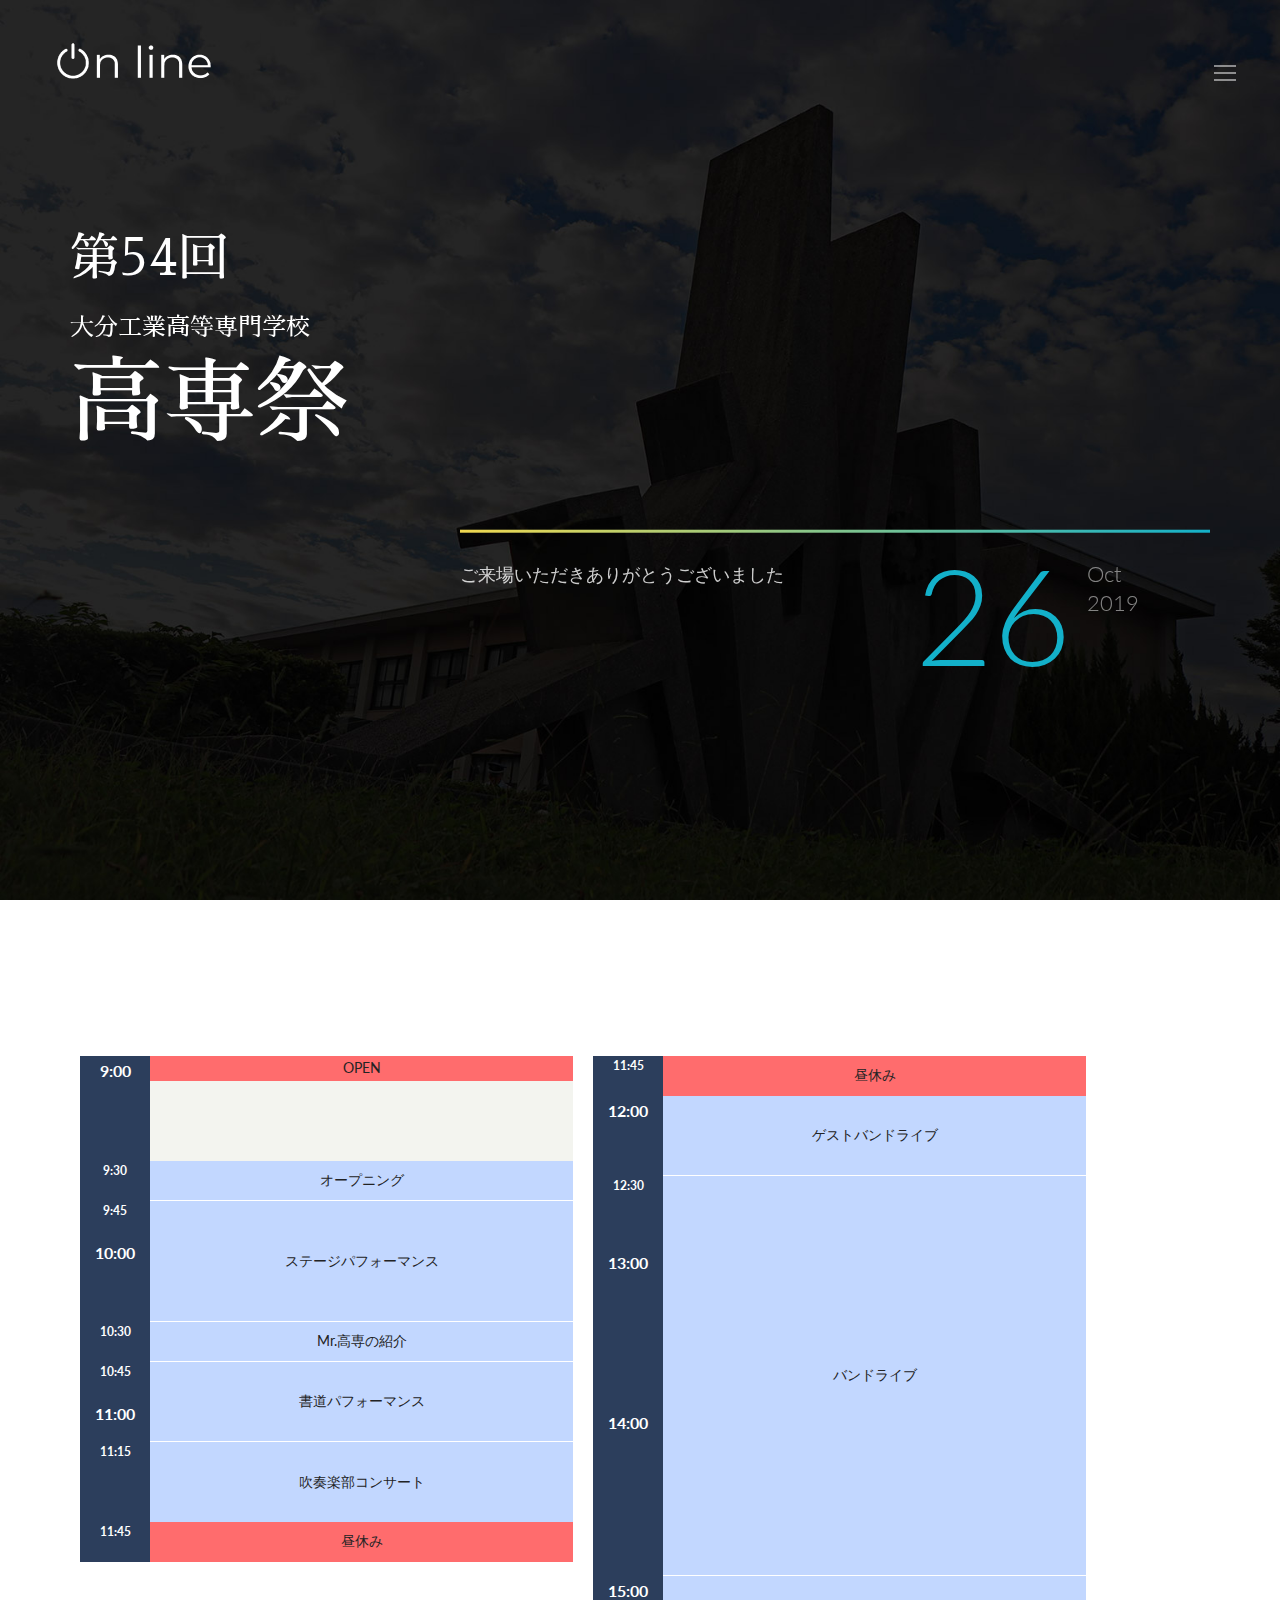
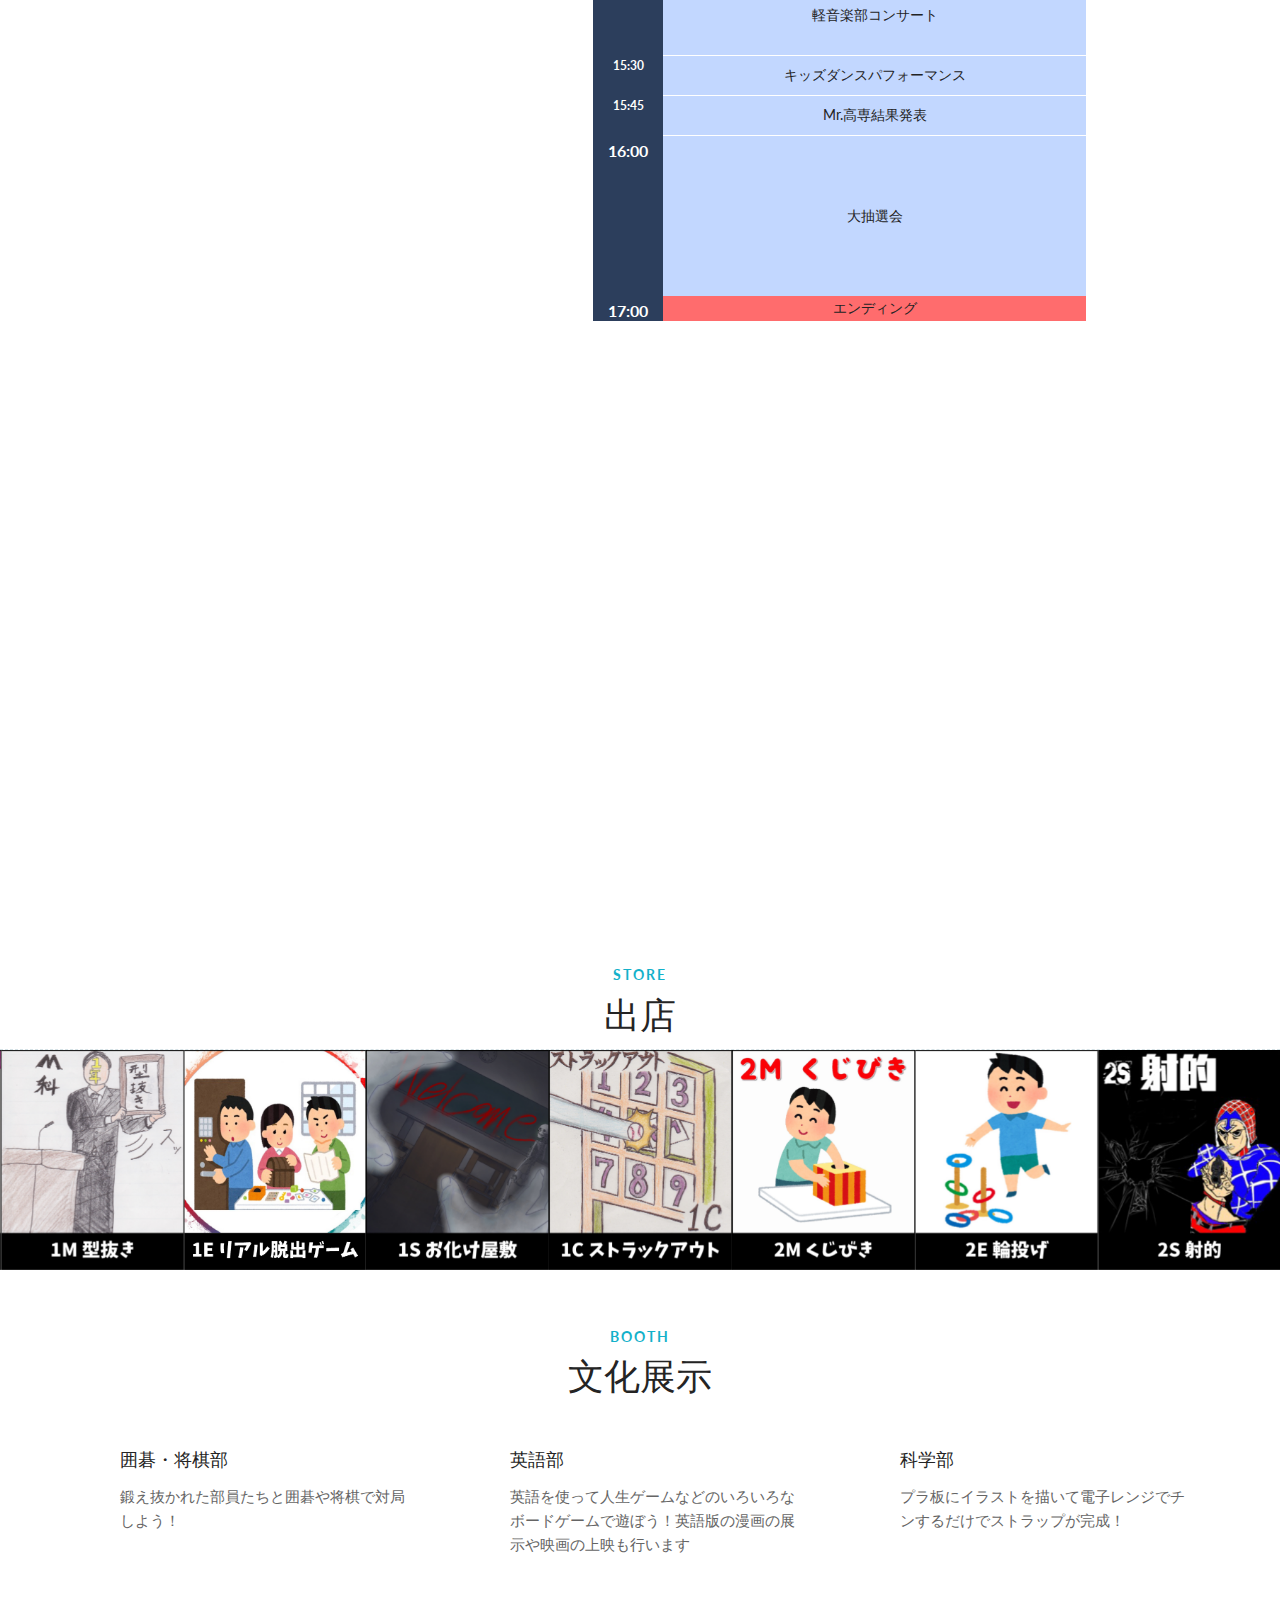
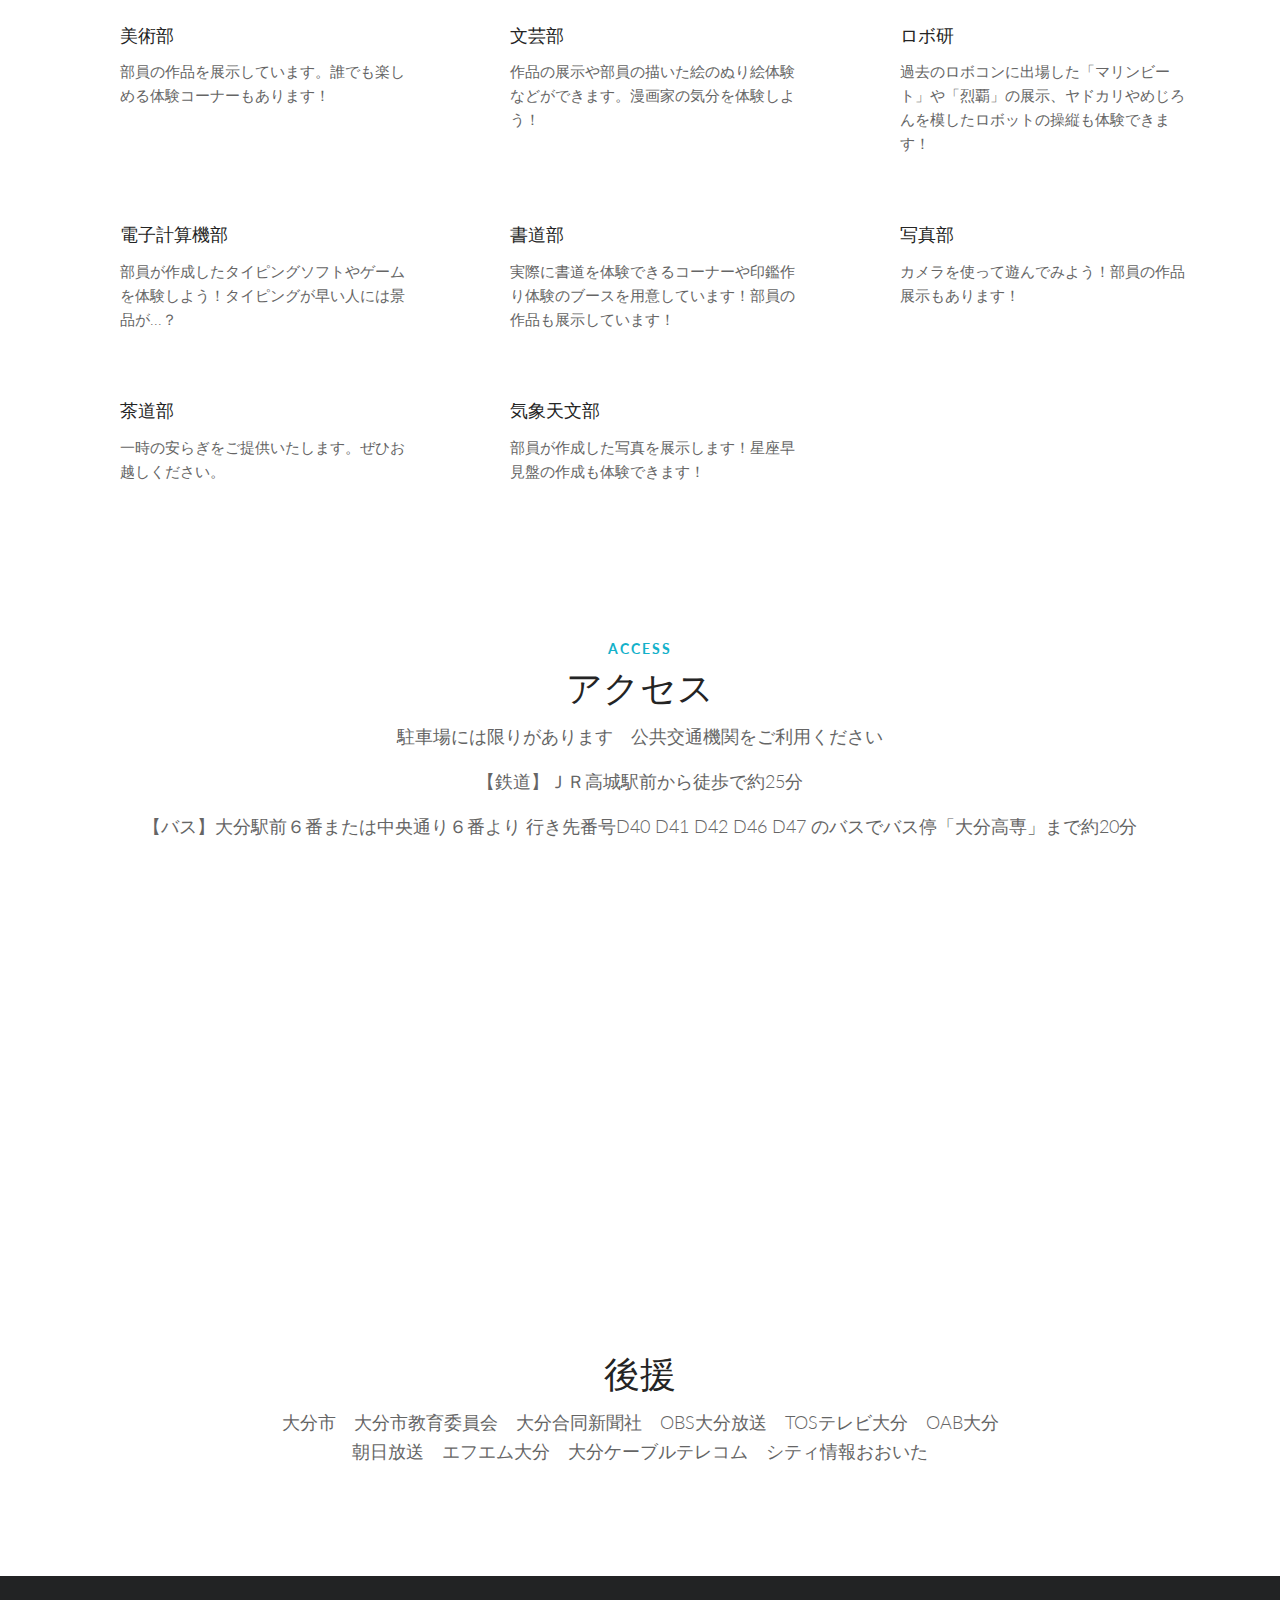
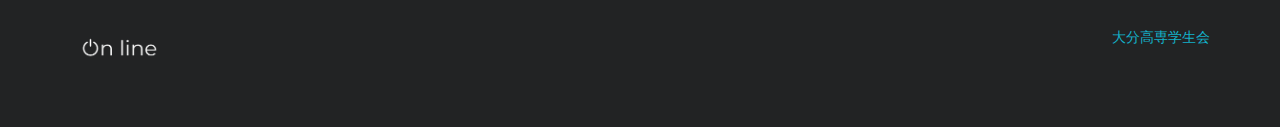
<file: kosen-fes/kosen-fes/index.html>
<!DOCTYPE html>
<html lang="en" class="no-js">
    <!-- Begin Head -->
    <head>
        <!-- Basic -->
        <meta charset="utf-8"/>
        <meta name="viewport" content="width=device-width, initial-scale=1, shrink-to-fit=no">
        <meta http-equiv="x-ua-compatible" content="ie=edge">
        <title>高専祭 - 学生会</title>
        <meta name="keywords" content="HTML5 Theme" />
        <meta name="description" content="2019年10月26日(土) 会場:大分工業高等専門学校　9:00開場">

        <!-- Web Fonts -->
        <link href="https://fonts.googleapis.com/css?family=Lato:300,400,400i|Montserrat:400,700" rel="stylesheet">
        <link href="https://fonts.googleapis.com/css?family=Sawarabi+Mincho" rel="stylesheet">

        <!-- Vendor Styles -->
        <link href="assets/t1/HTML/vendor/bootstrap/css/bootstrap.min.css" rel="stylesheet" type="text/css"/>
        <link href="assets/t1/HTML/css/animate.css" rel="stylesheet" type="text/css"/>
        <link href="assets/t1/HTML/vendor/themify/themify.css" rel="stylesheet" type="text/css"/>
        <link href="assets/t1/HTML/vendor/scrollbar/scrollbar.min.css" rel="stylesheet" type="text/css"/>
        <link href="assets/t1/HTML/vendor/magnific-popup/magnific-popup.css" rel="stylesheet" type="text/css"/>
        <link href="assets/t1/HTML/vendor/swiper/swiper.min.css" rel="stylesheet" type="text/css"/>
        <!-- OWl -->
        <link rel="stylesheet" href="assets/owlcarousel/owl.carousel.min.css">
        <link rel="stylesheet" href="assets/owlcarousel/owl.theme.default.min.css">

        <!-- Time Table -->
        <link href="assets/custom/timetable.css" rel="stylesheet" type="text/css"/>

        <!-- Theme Styles -->
        <link href="assets/t1/HTML/css/style.css" rel="stylesheet" type="text/css"/>
        <link href="assets/t1/HTML/css/global/global.css" rel="stylesheet" type="text/css"/>
        
        <!-- Theme Skins -->
        <link href="assets/t1/HTML/css/theme/red.css" rel="stylesheet" type="text/css"/>

        <!-- FONTAWESOME -->
        <link rel="stylesheet" href="https://use.fontawesome.com/releases/v5.6.3/css/all.css">
    </head>
    <!-- End Head -->

    <!-- Body -->
    <body>

        <!--========== HEADER ==========-->
        <header class="navbar-fixed-top s-header js__header-sticky js__header-overlay">
            <!-- Navbar -->
            <div class="s-header__navbar">
                <div class="s-header__container">
                    <div class="s-header__navbar-row">
                        <div class="s-header__navbar-row-col">
                            <!-- Logo -->
                            <div class="s-header__logo">
                                <a href="index.html" class="s-header__logo-link">
                                    <!-- editted -->
                                    <img class="s-header__logo-img s-header__logo-img-default" src="assets/t1/HTML/img/logo_online_white_small.png" alt="Logo">
                                    <img class="s-header__logo-img s-header__logo-img-shrink" src="assets/t1/HTML/img/logo_online_black_small.png" alt="Logo">
                                </a>
                            </div>
                            <!-- End Logo -->
                        </div>
                        <div class="s-header__navbar-row-col">
                            <!-- Trigger -->
                            <a href="javascript:void(0);" class="s-header__trigger js__trigger">
                                <span class="s-header__trigger-icon"></span>
                                <svg x="0rem" y="0rem" width="3.125rem" height="3.125rem" viewbox="0 0 54 54">
                                    <circle fill="transparent" stroke="#fff" stroke-width="1" cx="27" cy="27" r="25" stroke-dasharray="157 157" stroke-dashoffset="157"></circle>
                                </svg>
                            </a>
                            <!-- End Trigger -->
                        </div>
                    </div>
                </div>
            </div>
            <!-- End Navbar -->

            <!-- Overlay -->
            <div class="s-header-bg-overlay js__bg-overlay">
                <!-- Nav -->
                <nav class="s-header__nav js__scrollbar">
                    <div class="container-fluid">
                        <!-- Menu List -->                                
                        <ul class="list-unstyled s-header__nav-menu">
                            <li class="s-header__nav-menu-item"><a class="s-header__nav-menu-link s-header__nav-menu-link-divider" href="http://www.oita-ct.ac.jp/">大分高専HOME</a></li>
                            <li class="s-header__nav-menu-item"><a class="s-header__nav-menu-link s-header__nav-menu-link-divider" href="../../ongakusai/m_index.html">音楽祭</a></li>
                        </ul>
                        <!-- End Menu List -->
                    </div>
                </nav>
                <!-- End Nav -->
            </div>
            <!-- End Overlay -->
        </header>
        <!--========== END HEADER ==========-->

        <!--========== PROMO BLOCK ==========-->
        <div class="s-promo-block-v3 g-bg-position--center g-fullheight--sm" style="background: url('assets/t1/HTML/img/1920x1080/09.jpg');">
            <div class="container g-ver-center--sm g-padding-y-125--xs g-padding-y-0--sm">
                <div class="g-margin-t-30--xs g-margin-t-0--sm g-margin-b-30--xs g-margin-b-70--md">
                    <h1 class="g-font-size-35--xs g-font-size-45--sm g-font-size-50--lg g-color--white"><span style="font-family : 'Sawarabi Mincho', sans-serif">第54回<br><span style="font-size :18pt">大分工業高等専門学校<br></span><span style="font-size : 70pt">高専祭</span></span></h1>
                </div>
                <div class="row">
                    <div class="col-sm-8 col-sm-push-4 g-margin-b-50--xs g-margin-b-0--md">
                        <div class="s-promo-block-v3__divider g-display-none--xs g-display-block--md"></div>
                        <div class="row">
                            <div class="col-sm-6 g-margin-b-30--xs g-margin-b-0--md">
                                <div class="wow fadeInLeft" data-wow-duration=".3" data-wow-delay=".4s">
                                    <p class="g-font-size-18--xs g-color--white-opacity">ご来場いただきありがとうございました</p>
                                </div>
                            </div>
                            <div class="col-sm-5 col-sm-offset-1">
                                <div class="clearfix">
                                    <div class="pull-left">
                                        <div class="wow fadeInLeft" data-wow-duration=".3" data-wow-delay=".3s">
                                            <span class="s-promo-block-v3__date g-font-size-100--xs g-font-size-135--lg g-font-weight--300 g-color--primary">26</span>
                                        </div>
                                    </div>
                                    <div class="wow fadeInLeft" data-wow-duration=".3" data-wow-delay=".1s">
                                        <span class="s-promo-block-v3__month g-font-size-18--xs g-font-size-22--lg g-font-weight--300 g-color--white-opacity-light">Oct</span>
                                        <span class="s-promo-block-v3__year g-font-size-18--xs g-font-size-22--lg g-font-weight--300 g-color--white-opacity-light">2019</span>
                                    </div>
                                </div>
                            </div>
                        </div>
                    </div>
                    <div class="col-sm-4 col-sm-pull-8">
                        <div class="wow fadeInLeft" data-wow-duration=".3" data-wow-delay=".5s">
                            <!a class="js__popup__youtube" href="https://www.youtube.com/watch?v=*******" title="Intro Video">
                                <!i class="s-icon s-icon--lg s-icon--white-bg g-radius--circle ti-control-play"><!/i>
                                <!span class="text-uppercase g-font-size-13--xs g-color--white g-padding-x-15--xs"><!/span>
                            </a>
                        </div>
                    </div>
                </div>
            </div>
        </div>
        <!--========== END PROMO BLOCK ==========-->


        <!--========== time schedule ==========-->
        <div class="g-promo-section">
            <div class="container g-padding-y-80--xs g-padding-y-125--sm" style="padding-bottom: 30px;padding-top: 35px">
                <div class="wow fadeInLeft" data-wow-duration=".3" data-wow-delay=".1s">
                    <div class = "iamgakuseikai_1">
                    <p class="text-uppercase g-font-size-14--xs g-font-weight--700 g-color--primary g-letter-spacing--2 g-margin-b-25--xs section-title-english" style="margin-bottom: 5px">Time Schedule</p>
                    <h2 class="g-font-size-32--xs g-font-size-36--sm section-title">タイムスケジュール</h2>
                </div>
                </div>
                <div class="timeTable">
                    <div class="col2of4" align="center">
                        <div class="tableBox">
                            <table>

                                <tbody>
                                <tr>
                                    <th class="just borderNone">9:00</th>
                                    <td class="color01">OPEN</td>
                                </tr>
                                <tr>
                                    <th class="line2 just borderNone"></th>
                                    <td></td>
                                </tr>
                                <tr>
                                    <th class="line1 borderNone">9:30</th>
                                    <td class="line1 color02 event-under-line">オープニング</td>
                                </tr>
                                <tr>
                                    <th class="line3 borderNone">
                                        9:45
                                        <div class="over-line" style="font-size:16px; margin-top: 20px;">
                                            10:00
                                        </div>
                                    </th>
                                    <td class="line3 color02">ステージパフォーマンス</td>
                                </tr>
                                <tr>
                                    <th class="borderNone"></th>
                                </tr>
                                <tr>
                                    <th class="borderNone">10:30</th>
                                    <td class="line1 color02 event-under-line">Mr.高専の紹介</td>
                                </tr>
                                <tr>
                                    <th class="line2 borderNone">
                                        10:45
                                        <div class="over-line" style="font-size: 16px; margin-top: 20px;">
                                            11:00
                                        </div>
                                    </th>
                                    <td class="line2 color02 event-under-line">書道パフォーマンス</td>
                                </tr>
                                <tr>
                                    <th class="borderNone">11:15</th>
                                    <td class="line2 color02">吹奏楽部コンサート</td>
                                </tr>
                                <tr class="pc-only-show">
                                    <th class="borderNone">11:45</th>
                                    <td class="line1 color01">昼休み</td>
                                </tr>
                                </tbody>
                            </table>
                        </div>
                    </div>
                    <div class="col2of4" align="center">
                        <div class="tableBox">
                            <table>

                                <tbody>
                                <tr>
                                    <th class="borderNone" rowspan="3">11:45</th>
                                    <td class="line1 color01">昼休み</td>
                                </tr>
                                <tr>
                                </tr>
                                <tr>
                                </tr>
                                <tr>
                                    <th class="just">12:00</th>
                                    <td class="line2 color02 event-under-line">ゲストバンドライブ</td>
                                </tr>
                                <tr>
                                    <th class="borderNone">12:30
                                        <div class="over-line" style="margin-top: 55px; font-size: 16px;">13:00</div>
                                        <div class="over-line" style="margin-top: 135px; font-size: 16px;">14:00</div>
                                    </th>
                                    <td class="line5 color02 event-under-line">バンドライブ</td>
                                </tr>
                                <tr>
                                    <th class="just borderNone">15:00</th>
                                    <td class="line2 color02 event-under-line">軽音楽部コンサート</td>
                                </tr>
                                <tr>
                                    <th class="borderNone">15:30</th>
                                    <td class="line1 color02 event-under-line">キッズダンスパフォーマンス</td>
                                </tr>
                                <tr>
                                    <th class="borderNone">15:45</th>
                                    <td class="line1 color02 event-under-line">Mr.高専結果発表</td>
                                </tr>
                                <tr>
                                    <th class="just borderNone">16:00</th>
                                    <td class="line4 color02">大抽選会</td>
                                </tr>
                                <tr>
                                    <th class="just borderNone">17:00</th>
                                    <td class="color01">エンディング</td>
                                </tr>

                                </tbody>
                            </table>
                        </div>
                    </div>
                </div>
            </div>
        </div>

        <!-- Testimonials -->
        <div class="js__parallax-window only-margin-top" style="background: url(assets/t1/HTML/img/1920x1080/04.jpg) 50% 0 no-repeat fixed;">
            <div class="container g-text-center--xs g-padding-y-80--xs g-padding-y-125--sm"style="padding-top: 40px;padding-bottom: 40px">
                <p class="text-uppercase g-font-size-14--xs g-font-weight--700 g-color--white-opacity g-letter-spacing--2 g-margin-b-50--xs">Events</p>
                <div class="s-swiper js__swiper-testimonials">
                    <!-- Swiper Wrapper -->
                    <div class="swiper-wrapper g-margin-b-50--xs">
                        <div class="swiper-slide g-padding-x-130--sm g-padding-x-150--lg">
                            <div class="g-padding-x-20--xs g-padding-x-50--lg">
                                <div class="g-margin-b-40--xs">
                                    <p class="g-font-size-22--xs g-font-size-28--sm g-color--white"><i>" 高専生によるルール無用 なんでもアリなガチのパフォーマンス！普段勉強しかしてないこいつらにあんな特技やこんなワザが！？超絶盛り上げ必至のパフォーマンスを見逃すな！ "</i></p>
                                </div>
                                <div class="center-block g-hor-divider__solid--white-opacity-lightest g-width-100--xs g-margin-b-30--xs"></div>
                                <h4 class="g-font-size-15--xs g-font-size-18--sm g-color--white-opacity-light g-margin-b-5--xs">パフォーマンス大会</h4>
                            </div>
                        </div>
                        <div class="swiper-slide g-padding-x-130--sm g-padding-x-150--lg">
                            <div class="g-padding-x-20--xs g-padding-x-50--lg">
                                <div class="g-margin-b-40--xs">
                                    <p class="g-font-size-22--xs g-font-size-28--sm g-color--white"><i>" 高専が誇るイケメン男子たちを見せてやる！！！ "</i></p>
                                </div>
                                <div class="center-block g-hor-divider__solid--white-opacity-lightest g-width-100--xs g-margin-b-30--xs"></div>
                                <h4 class="g-font-size-15--xs g-font-size-18--sm g-color--white-opacity-light g-margin-b-5--xs">Mr.高専</h4>
                            </div>
                        </div>
                        <div class="swiper-slide g-padding-x-130--sm g-padding-x-150--lg">
                            <div class="g-padding-x-20--xs g-padding-x-50--lg">
                                <div class="g-margin-b-40--xs">
                                    <p class="g-font-size-22--xs g-font-size-28--sm g-color--white"><i>" 書道部が音楽に筆を乗せて一つの作品を書き上げます。あ～どんな言葉なんだろうなあ、楽しみだなあ 楽しみだなあ "</i></p>
                                </div>
                                <div class="center-block g-hor-divider__solid--white-opacity-lightest g-width-100--xs g-margin-b-30--xs"></div>
                                <h4 class="g-font-size-15--xs g-font-size-18--sm g-color--white-opacity-light g-margin-b-5--xs">書道パフォーマンス</h4>
                            </div>
                        </div>
                        <div class="swiper-slide g-padding-x-130--sm g-padding-x-150--lg">
                            <div class="g-padding-x-20--xs g-padding-x-50--lg">
                                <div class="g-margin-b-40--xs">
                                    <p class="g-font-size-22--xs g-font-size-28--sm g-color--white"><i>" プロも顔負け！？ 予選を勝ち抜いたバンドマン達による圧巻の演奏！ 会場も更にヒートアップ！！ 拳を天に突き上げろ！ "</i></p>
                                </div>
                                <div class="center-block g-hor-divider__solid--white-opacity-lightest g-width-100--xs g-margin-b-30--xs"></div>
                                <h4 class="g-font-size-15--xs g-font-size-18--sm g-color--white-opacity-light g-margin-b-5--xs">バンドライブ</h4>
                            </div>
                        </div>
                        <div class="swiper-slide g-padding-x-130--sm g-padding-x-150--lg">
                            <div class="g-padding-x-20--xs g-padding-x-50--lg">
                                <div class="g-margin-b-40--xs">
                                    <p class="g-font-size-22--xs g-font-size-28--sm g-color--white"><i>" 大人顔負けのキレッキレのダンス！ 子供たちによるスーパーキッズダンスパフォーマンス！ 将来は大分高専に入学してくれるのかなぁ。 "</i></p>
                                </div>
                                <div class="center-block g-hor-divider__solid--white-opacity-lightest g-width-100--xs g-margin-b-30--xs"></div>
                                <h4 class="g-font-size-15--xs g-font-size-18--sm g-color--white-opacity-light g-margin-b-5--xs">キッズダンスパフォーマンス</h4>
                            </div>
                        </div>
                        <div class="swiper-slide g-padding-x-130--sm g-padding-x-150--lg">
                            <div class="g-padding-x-20--xs g-padding-x-50--lg">
                                <div class="g-margin-b-40--xs">
                                    <p class="g-font-size-22--xs g-font-size-28--sm g-color--white"><i>" 誰でもエントリー可能！ 豪華賞品を当てるのは誰？ 運命を分けるのは日頃の行いか！？ 結末は神のみぞ知る "</i></p>
                                </div>
                                <div class="center-block g-hor-divider__solid--white-opacity-lightest g-width-100--xs g-margin-b-30--xs"></div>
                                <h4 class="g-font-size-15--xs g-font-size-18--sm g-color--white-opacity-light g-margin-b-5--xs">大抽選会</h4>
                            </div>
                        </div>
                        <div class="swiper-slide g-padding-x-130--sm g-padding-x-150--lg">
                            <div class="g-padding-x-20--xs g-padding-x-50--lg">
                                <div class="g-margin-b-40--xs">
                                    <p class="g-font-size-22--xs g-font-size-28--sm g-color--white"><i>" 高専祭に合わせて大分高専に設置されている4つの学科説明会および高専入試問題の解説や個別入試相談会を行います　9:00-13:30 "</i></p>
                                </div>
                                <div class="center-block g-hor-divider__solid--white-opacity-lightest g-width-100--xs g-margin-b-30--xs"></div>
                                <h4 class="g-font-size-15--xs g-font-size-18--sm g-color--white-opacity-light g-margin-b-5--xs">入試等説明会</h4>
                            </div>
                        </div>
                    </div>
                    <!-- End Swipper Wrapper -->

                    <!-- Arrows -->
                    <div class="g-font-size-22--xs g-color--white-opacity js__swiper-fraction"></div>
                    <a href="javascript:void(0);" class="g-display-none--xs g-display-inline-block--sm s-swiper__arrow-v1--right s-icon s-icon--md s-icon--white-brd g-radius--circle ti-angle-right js__swiper-btn--next"></a>
                    <a href="javascript:void(0);" class="g-display-none--xs g-display-inline-block--sm s-swiper__arrow-v1--left s-icon s-icon--md s-icon--white-brd g-radius--circle ti-angle-left js__swiper-btn--prev"></a>
                    <!-- End Arrows -->
                </div>
            </div>
        </div>

        <!-- Set up your HTML -->
        <div class="g-hor-divider__dashed--sky-light only-margin-top">
                <div class="g-text-center--xs g-margin-b-80--xs" style="margin-bottom: 10px;padding-top: 30px">
                    <div class="iamgakuseikai_1">
                    <p class="text-uppercase g-font-size-14--xs g-font-weight--700 g-color--primary g-letter-spacing--2 g-margin-b-25--xs" style="margin-bottom: 7px">store</p></div>
                    <h2 class="g-font-size-32--xs g-font-size-36--sm">出店</h2>
                </div></div>
        <div class="owl-carousel">
            <div><img src="assets/shops-2019/1M.jpg" alt="" /></div>
            <div><img src="assets/shops-2019/1E.jpg" alt="" /></div>
            <div><img src="assets/shops-2019/1S.jpg" alt="" /></div>
            <div><img src="assets/shops-2019/1C.jpg" alt="" /></div>
            <div><img src="assets/shops-2019/2M.jpg" alt="" /></div>
            <div><img src="assets/shops-2019/2E.jpg" alt="" /></div>
            <div><img src="assets/shops-2019/2S.jpg" alt="" /></div>
            <div><img src="assets/shops-2019/2C.jpg" alt="" /></div>
            <div><img src="assets/shops-2019/3M.jpg" alt="" /></div>
            <div><img src="assets/shops-2019/3E.jpg" alt="" /></div>
            <div><img src="assets/shops-2019/3S.jpg" alt="" /></div>
            <div><img src="assets/shops-2019/3C.jpg" alt="" /></div>
            <div><img src="assets/shops-2019/4M.jpg" alt="" /></div>
            <div><img src="assets/shops-2019/4E.jpg" alt="" /></div>
            <div><img src="assets/shops-2019/4S.jpg" alt="" /></div>
            <div><img src="assets/shops-2019/4C.jpg" alt="" /></div>
            <div><img src="assets/shops-2019/5M.jpg" alt="" /></div>
            <div><img src="assets/shops-2019/5E.jpg" alt="" /></div>
            <div><img src="assets/shops-2019/5S.jpg" alt="" /></div>
            <div><img src="assets/shops-2019/5C.jpg" alt="" /></div>
            <div><img src="assets/shops-2019/1MC.jpg" alt="" /></div>
            <div><img src="assets/shops-2019/2MC.jpg" alt="" /></div>
            <div><img src="assets/shops-2019/chemistry.jpg" alt="" /></div>
            <div><img src="assets/shops-2019/coffee.jpg" alt="" /></div>
            <div><img src="assets/shops-2019/gotoh.jpg" alt="" /></div>
            <div><img src="assets/shops-2019/nicoscafe.jpg" alt="" /></div>
            <div><img src="assets/shops-2019/robot.jpg" alt="" /></div>
            <div><img src="assets/shops-2019/torimeshi.jpg" alt="" /></div>
            <div><img src="assets/shops-2019/yakitori.jpg" alt="" /></div>
        </div>

        <!--========== PAGE CONTENT ==========-->

        <!-- Features -->
            <div class="g-text-center--xs g-margin-b-80--xs" style="margin-bottom: 10px;padding-top: 30px">
                <div class="iamgakuseikai_1">
                <p class="text-uppercase g-font-size-14--xs g-font-weight--700 g-color--primary g-letter-spacing--2 g-margin-b-25--xs" style="margin-bottom: 7px">Booth</p>
                <h2 class="g-font-size-32--xs g-font-size-36--sm">文化展示</h2>
            </div>
        </div>
        <div class="container g-padding-y-80--xs g-padding-y-125--sm" style="padding-top: 40px">
            <div class="row g-margin-b-60--xs g-margin-b-70--md">
                <div class="col-sm-4 g-margin-b-60--xs g-margin-b-0--md">
                    <div class="clearfix">
                        <div class="g-media g-width-30--xs">
                            <div class="wow fadeInDown" data-wow-duration=".3" data-wow-delay=".6s">
                                <img src="assets/custom/syogi.png" width="28px" height="28px">
                            </div>
                        </div>
                        <div class="g-media__body g-padding-x-20--xs">
                            <h3 class="g-font-size-18--xs">囲碁・将棋部</h3>
                            <p class="g-margin-b-0--xs">鍛え抜かれた部員たちと囲碁や将棋で対局しよう！</p>
                        </div>
                    </div>
                </div>

                <div class="col-sm-4 g-margin-b-60--xs g-margin-b-0--md">
                    <div class="clearfix">
                        <div class="g-media g-width-30--xs">
                            <div class="wow fadeInDown" data-wow-duration=".3" data-wow-delay=".2s">
                                <img src="assets/custom/movie.png" width="28px" height="28px">
                            </div>
                        </div>
                        <div class="g-media__body g-padding-x-20--xs">
                            <h3 class="g-font-size-18--xs">英語部</h3>
                            <p class="g-margin-b-0--xs">英語を使って人生ゲームなどのいろいろなボードゲームで遊ぼう！英語版の漫画の展示や映画の上映も行います</p>
                        </div>
                    </div>
                </div>
                <div class="col-sm-4">
                    <div class="clearfix">
                        <div class="g-media g-width-30--xs">
                            <div class="wow fadeInDown" data-wow-duration=".3" data-wow-delay=".3s">
                                <img src="assets/custom/kagakubu.png" width="28px" height="28px">
                            </div>
                        </div>
                        <div class="g-media__body g-padding-x-20--xs">
                            <h3 class="g-font-size-18--xs">科学部</h3>
                            <p class="g-margin-b-0--xs">プラ板にイラストを描いて電子レンジでチンするだけでストラップが完成！</p>
                        </div>
                    </div>
                </div>
            </div>
            <div class="row g-margin-b-60--xs g-margin-b-70--md">
                <div class="col-sm-4 g-margin-b-60--xs g-margin-b-0--md">
                    <div class="clearfix">
                        <div class="g-media g-width-30--xs">
                            <div class="wow fadeInDown" data-wow-duration=".3" data-wow-delay=".1s">
                                <!-- <img src="assets/custom/bijyutu.png" width="28px" height="28px"> -->
                                <i class="fas fa-palette culture-image"></i>
                            </div>
                        </div>
                        <div class="g-media__body g-padding-x-20--xs">
                            <h3 class="g-font-size-18--xs" >美術部</h3>
                            <p class="g-margin-b-0--xs">部員の作品を展示しています。誰でも楽しめる体験コーナーもあります！</p>
                        </div>
                    </div>
                </div>

                <div class="col-sm-4 g-margin-b-60--xs g-margin-b-0--md">
                    <div class="clearfix">
                        <div class="g-media g-width-30--xs">
                            <div class="wow fadeInDown" data-wow-duration=".3" data-wow-delay=".2s">
                                <img src="assets/custom/bungei.png" width="28px" height="28px">
                            </div>
                        </div>
                        <div class="g-media__body g-padding-x-20--xs">
                            <h3 class="g-font-size-18--xs">文芸部</h3>
                            <p class="g-margin-b-0--xs">作品の展示や部員の描いた絵のぬり絵体験などができます。漫画家の気分を体験しよう！</p>
                        </div>
                    </div>
                </div>
                <div class="col-sm-4 g-margin-b-60--xs g-margin-b-0--md">
                    <div class="clearfix">
                        <div class="g-media g-width-30--xs">
                            <div class="wow fadeInDown" data-wow-duration=".3" data-wow-delay=".3s">
                                <img src="assets/custom/robot.png" width="28px" height="28px">
                            </div>
                        </div>
                        <div class="g-media__body g-padding-x-20--xs">
                            <h3 class="g-font-size-18--xs">ロボ研</h3>
                            <p class="g-margin-b-0--xs">過去のロボコンに出場した「マリンビート」や「烈覇」の展示、ヤドカリやめじろんを模したロボットの操縦も体験できます！</p>
                        </div>
                    </div>
                </div>
            </div>
            <div class="row g-margin-b-60--xs g-margin-b-70--md">

                <div class="col-sm-4 g-margin-b-60--xs g-margin-b-0--md">
                    <div class="clearfix">
                        <div class="g-media g-width-30--xs">
                            <div class="wow fadeInDown" data-wow-duration=".3" data-wow-delay=".2s">
                                <img src="assets/custom/computer.png" width="28px" height="28px">
                            </div>
                        </div>
                        <div class="g-media__body g-padding-x-20--xs">
                            <h3 class="g-font-size-18--xs">電子計算機部</h3>
                            <p class="g-margin-b-0--xs">部員が作成したタイピングソフトやゲームを体験しよう！タイピングが早い人には景品が...？</p>
                        </div>
                    </div>
                </div>
                <div class="col-sm-4 g-margin-b-60--xs g-margin-b-0--md">
                    <div class="clearfix">
                        <div class="g-media g-width-30--xs">
                            <div class="wow fadeInDown" data-wow-duration=".3" data-wow-delay=".3s">
                                <img src="assets/custom/syodo.png" width="28px" height="28px">
                            </div>
                        </div>
                        <div class="g-media__body g-padding-x-20--xs">
                            <h3 class="g-font-size-18--xs">書道部</h3>
                            <p class="g-margin-b-0--xs">実際に書道を体験できるコーナーや印鑑作り体験のブースを用意しています！部員の作品も展示しています！</p>
                        </div>
                    </div>
                </div>
                <div class="col-sm-4 g-margin-b-60--xs g-margin-b-0--md">
                    <div class="clearfix">
                        <div class="g-media g-width-30--xs">
                            <div class="wow fadeInDown" data-wow-duration=".3" data-wow-delay=".5s">
                                <img src="assets/custom/camera.png" width="28px" height="28px">
                            </div>
                        </div>
                        <div class="g-media__body g-padding-x-20--xs">
                            <h3 class="g-font-size-18--xs">写真部</h3>
                            <p class="g-margin-b-0--xs">カメラを使って遊んでみよう！部員の作品展示もあります！</p>
                        </div>
                    </div>
                </div>
            </div>
            <div class="row">
                <div class="tea col-sm-4 g-margin-b-60--xs g-margin-b-0--md">
                    <div class="clearfix">
                        <div class="g-media g-width-30--xs">
                            <div class="wow fadeInDown" data-wow-duration=".3" data-wow-delay=".4s">
                                <img src="assets/custom/sado.png" width="28px" height="28px">
                            </div>
                        </div>
                        <div class="g-media__body g-padding-x-20--xs">
                            <h3 class="g-font-size-18--xs">茶道部</h3>
                            <p class="g-margin-b-0--xs">一時の安らぎをご提供いたします。ぜひお越しください。</p>
                        </div>
                    </div>
                </div>
                <div class="astronomical col-sm-4 g-margin-b-60--xs g-margin-b-0--md">
                    <div class="clearfix">
                        <div class="g-media g-width-30--xs">
                            <div class="wow fadeInDown" data-wow-duration=".3" data-wow-delay=".5s">
                                <!-- <img src="assets/custom/star-solid.svg" style="color: #c54041;" width="28px" height="28px"> -->
                                <i class="fas fa-star culture-image"></i>
                            </div>
                        </div>
                        <div class="g-media__body g-padding-x-20--xs">
                            <h3 class="g-font-size-18--xs">気象天文部</h3>
                            <p class="g-margin-b-0--xs">部員が作成した写真を展示します！星座早見盤の作成も体験できます！</p>
                        </div>
                    </div>
                </div>
            </div>

        </div>
        <!-- End Features -->
            <div class="g-text-center--xs g-margin-b-80--xs" style="margin-bottom: 10px;padding-top: 30px">
                <p class="text-uppercase g-font-size-14--xs g-font-weight--700 g-color--primary g-letter-spacing--2 g-margin-b-25--xs" style="margin-bottom: 7px">Access</p>
                <h2 class="g-font-size-32--xs g-font-size-36--sm">アクセス</h2>
                <p class="g-font-size-18--md">駐車場には限りがあります　公共交通機関をご利用ください</p>
                <p class="g-font-size-18--md">【鉄道】ＪＲ高城駅前から徒歩で約25分</p>
                <p class="g-font-size-18--md">【バス】大分駅前６番または中央通り６番より 行き先番号D40 D41 D42 D46 D47 のバスでバス停「大分高専」まで約20分</p>
            </div>
            <iframe src="https://www.google.com/maps/embed?pb=!1m18!1m12!1m3!1d1984.3543373811194!2d131.6501925088561!3d33.23315334324706!2m3!1f0!2f0!3f0!3m2!1i1024!2i768!4f13.1!3m3!1m2!1s0x35469e5a07f80467%3A0x32cf01e1a2caeb08!2z44CSODcwLTAxNTIg5aSn5YiG55yM5aSn5YiG5biC54mn77yI5aSn5a2X77yJ77yR77yW77yW77yW!5e0!3m2!1sja!2sjp!4v1540052913779" width="100%" height="400" frameborder="0" style="border:0" allowfullscreen></iframe>

        <!-- Upcoming Event -->

        <!-- Clients -->
        <div class="g-padding-y-80--xs g-padding-y-125--sm"style="padding-top: 90px; padding-bottom: 30px">
            <div class="g-container--sm">
                <div class="g-text-center--xs g-margin-b-80--xs">
                    <h2 class="g-font-size-32--xs g-font-size-36--sm">後援</h2>
                    <p class="g-font-size-18--md">大分市　大分市教育委員会　大分合同新聞社　OBS大分放送　TOSテレビ大分　OAB大分朝日放送　エフエム大分　大分ケーブルテレコム　シティ情報おおいた</p>
                </div>
            </div>

        </div>
        <!-- End Clients -->
        <!--========== END PAGE CONTENT ==========-->

        <!--========== FOOTER ==========-->
        <footer class="g-bg-color--dark">

            <!-- Copyright -->
            <div class="container g-padding-y-50--xs">
                <div class="row">
                    <div class="col-xs-6">
                        <a href="index.html">
                            <img class="g-width-100--xs g-height-auto--xs" src="assets/t1/HTML/img/logo_online_white_small.png" alt="Megakit Logo">
                        </a>
                    </div>
                    <div class="col-xs-6 g-text-right--xs">
                        <p class="g-font-size-14--xs g-margin-b-0--xs g-color--white-opacity-light"><a class="footer-link" href="">大分高専学生会</a></p>
                    </div>
                </div>
            </div>
            <!-- End Copyright -->
        </footer>
        <!--========== END FOOTER ==========-->

        <!-- Back To Top -->
        <!--a href="javascript:void(0);" class="s-back-to-top js__back-to-top"></a>

        <!--========== JAVASCRIPTS (Load javascripts at bottom, this will reduce page load time) ==========-->
        <!-- Vendor -->
        <script type="text/javascript" src="assets/t1/HTML/vendor/jquery.min.js"></script>
        <script type="text/javascript" src="assets/t1/HTML/vendor/jquery.migrate.min.js"></script>
        <script type="text/javascript" src="assets/t1/HTML/vendor/bootstrap/js/bootstrap.min.js"></script>
        <script type="text/javascript" src="assets/t1/HTML/vendor/jquery.smooth-scroll.min.js"></script>
        <script type="text/javascript" src="assets/t1/HTML/vendor/jquery.back-to-top.min.js"></script>
        <script type="text/javascript" src="assets/t1/HTML/vendor/scrollbar/jquery.scrollbar.min.js"></script>
        <script type="text/javascript" src="assets/t1/HTML/vendor/magnific-popup/jquery.magnific-popup.min.js"></script>
        <script type="text/javascript" src="assets/t1/HTML/vendor/swiper/swiper.jquery.min.js"></script>
        <script type="text/javascript" src="assets/t1/HTML/vendor/jquery.parallax.min.js"></script>
        <script type="text/javascript" src="assets/t1/HTML/vendor/jquery.wow.min.js"></script>

        <!-- General Components and Settings -->
        <script type="text/javascript" src="assets/t1/HTML/js/global.min.js"></script>
        <script type="text/javascript" src="assets/t1/HTML/js/components/header-sticky.min.js"></script>
        <script type="text/javascript" src="assets/t1/HTML/js/components/scrollbar.min.js"></script>
        <script type="text/javascript" src="assets/t1/HTML/js/components/magnific-popup.min.js"></script>
        <script type="text/javascript" src="assets/t1/HTML/js/components/swiper.min.js"></script>
        <script type="text/javascript" src="assets/t1/HTML/js/components/parallax.min.js"></script>
        <script type="text/javascript" src="assets/t1/HTML/js/components/wow.min.js"></script>
        <!--========== END JAVASCRIPTS ==========-->

        <script src="assets/owlcarousel/owl.carousel.min.js"></script>
            <script type="text/javascript" src="assets/t1/HTML/vendor/jquery.parallax.min.js"></script>
            <script type="text/javascript" src="assets/t1/HTML/js/components/parallax.min.js"></script>


        <script type="text/javascript">
            (function(window, $){
                $(window).on("load",function(){
                    $('iframe.autoHeight').each(function(){
                        var D = $(this).get(0).contentWindow.document;
                        var innerHeight = Math.max(
                            D.body.scrollHeight, D.documentElement.scrollHeight,
                            D.body.offsetHeight, D.documentElement.offsetHeight,
                            D.body.clientHeight, D.documentElement.clientHeight
                        );
                        $(this).removeAttr("height").css('height', innerHeight + 'px');
                    });
                });
            })(window, jQuery);
        </script>
        <script>$(document).ready(function(){
            $(".owl-carousel").owlCarousel({
                items:9,
                lazyLoad:true,
                loop:true,
                autoplay : true,
                autoplayTimeout:1500,
                responsive : {
                    // breakpoint from 0 up
                    0 : {
                        items:3
                    },
                    // breakpoint from 480 up
                    480 : {
                        items:4
                    },
                    // breakpoint from 768 up
                    768 : {
                        items:6
                    },
                    960 : {
                        items:7
                    }
                }
            });
        });</script>

    </body>
    <!-- End Body -->
</html>
</file>
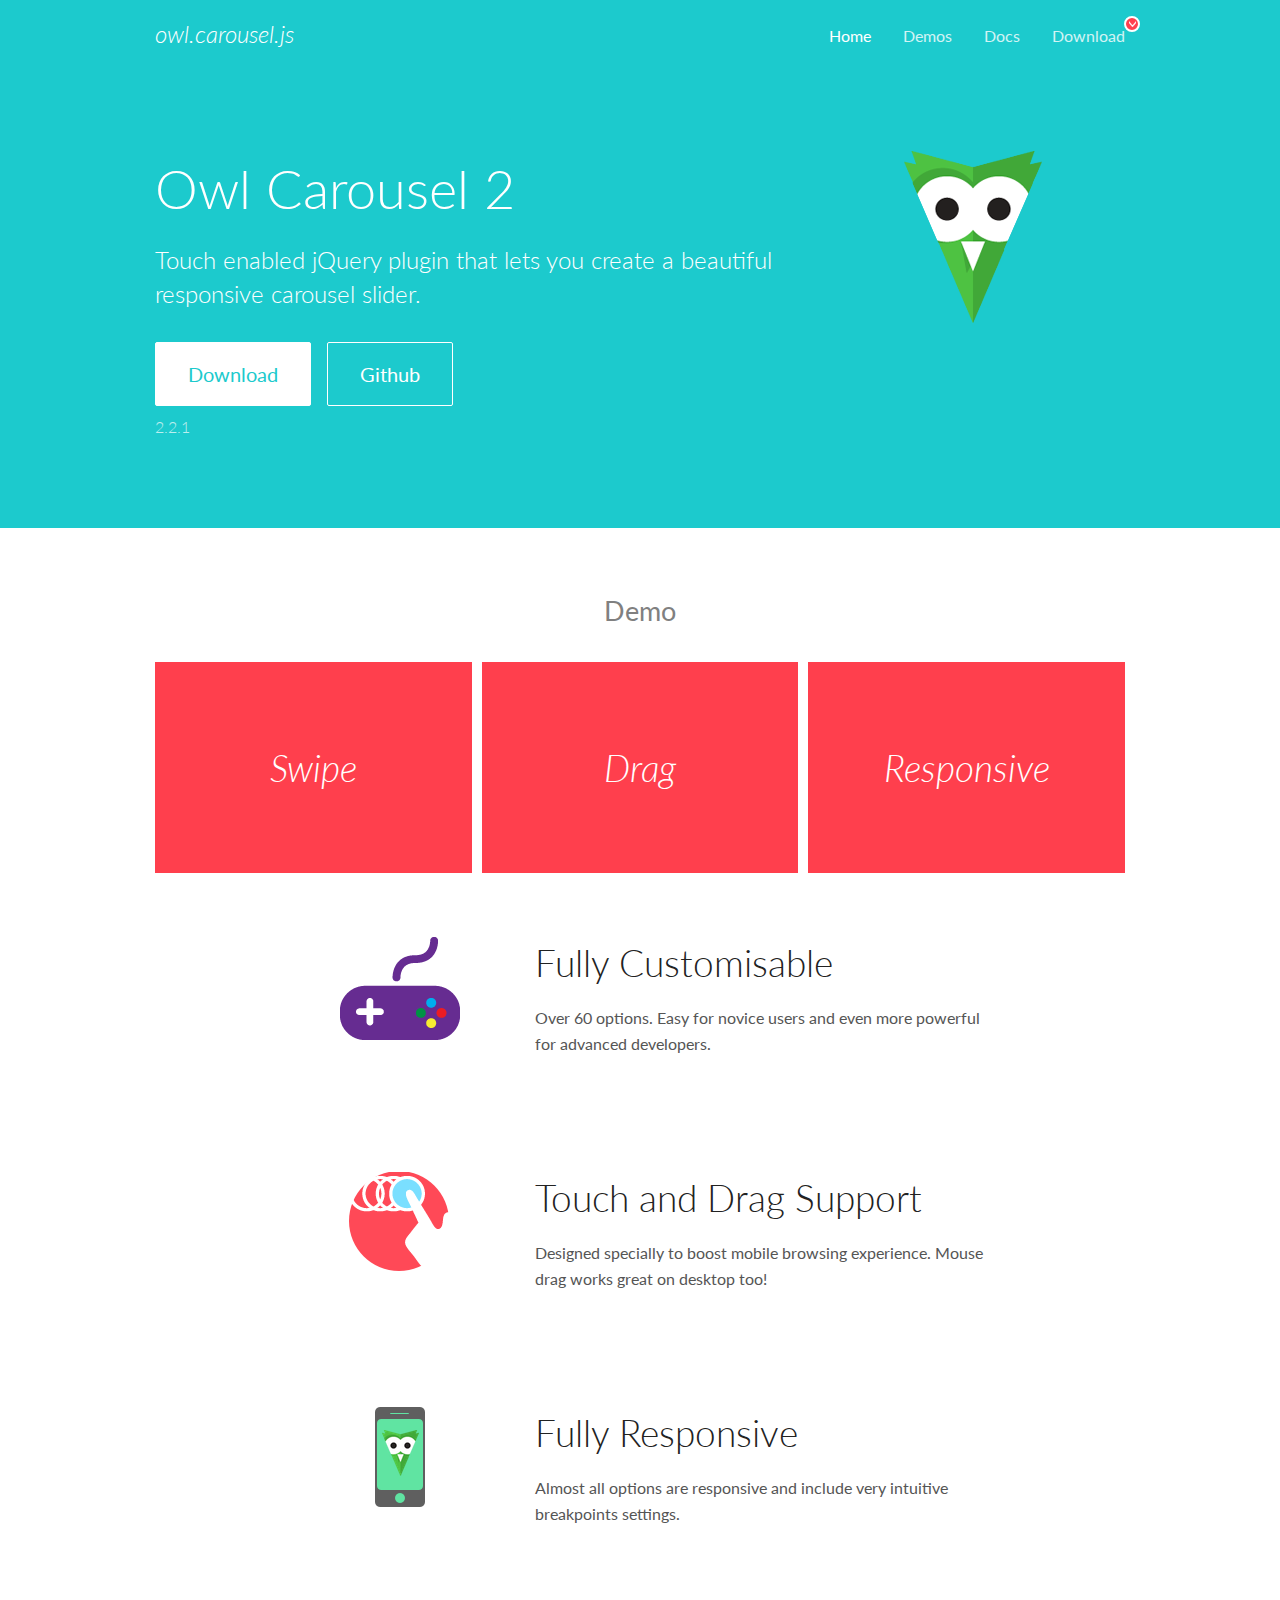
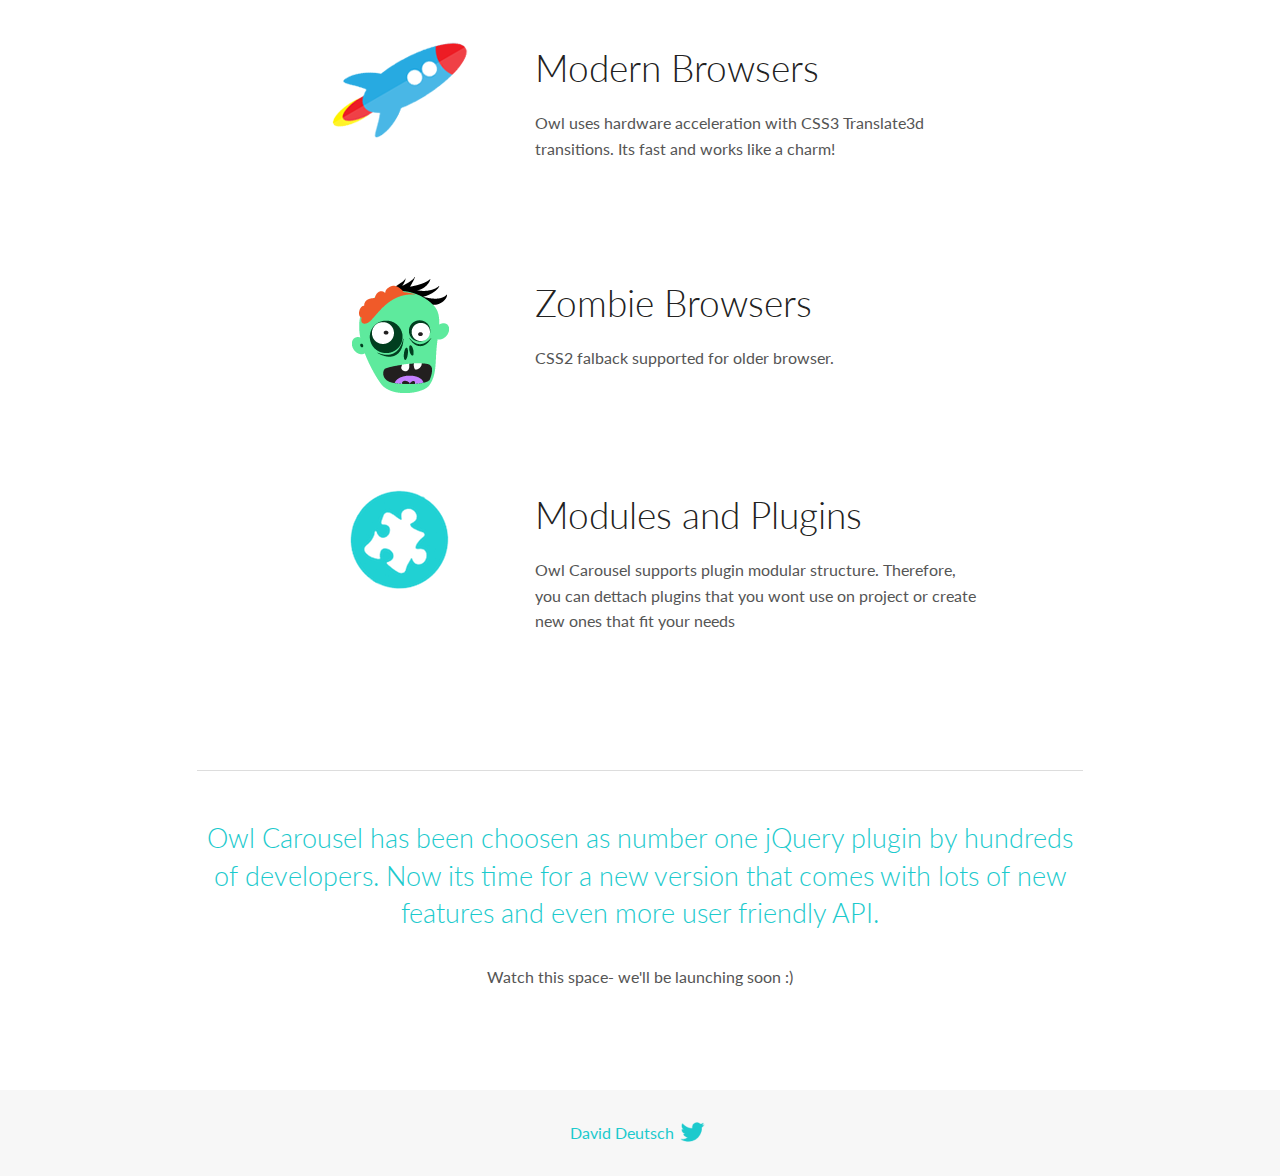
<file: kosen-fes/assets/titan-assets/assets/lib/owl.carousel/docs/index.html>
<!DOCTYPE html>
<html lang="en">
  <head>

    <!-- head -->
    <meta charset="utf-8">
    <meta name="msapplication-tap-highlight" content="no" />
    <meta name="viewport" content="width=device-width, initial-scale=1.0" />
    <meta name="description" content="Touch enabled jQuery plugin that lets you create beautiful responsive carousel slider.">
    <meta name="author" content="David Deutsch">
    <title>
      Home | Owl Carousel | 2.2.1
    </title>

    <!-- Stylesheets -->
    <link href='https://fonts.googleapis.com/css?family=Lato:300,400,700,400italic,300italic' rel='stylesheet' type='text/css'>
    <link rel="stylesheet" href="assets/css/docs.theme.min.css">

    <!-- Owl Stylesheets -->
    <link rel="stylesheet" href="assets/owlcarousel/assets/owl.carousel.min.css">
    <link rel="stylesheet" href="assets/owlcarousel/assets/owl.theme.default.min.css">

    <!-- HTML5 shim and Respond.js IE8 support of HTML5 elements and media queries -->

    <!--[if lt IE 9]>
      <script src="https://oss.maxcdn.com/libs/html5shiv/3.7.0/html5shiv.js"></script>
      <script src="https://oss.maxcdn.com/libs/respond.js/1.3.0/respond.min.js"></script>
    <![endif]-->

    <!-- Favicons -->
    <link rel="apple-touch-icon-precomposed" sizes="144x144" href="assets/ico/apple-touch-icon-144-precomposed.png">
    <link rel="shortcut icon" href="assets/ico/favicon.png">
    <link rel="shortcut icon" href="favicon.ico">

    <!-- Yeah i know js should not be in header. Its required for demos.-->

    <!-- javascript -->
    <script src="assets/vendors/jquery.min.js"></script>
    <script src="assets/owlcarousel/owl.carousel.js"></script>
  </head>
  <body>

    <!-- header -->
    <header class="header">
      <div class="row">
        <div class="large-12 columns">
          <div class="brand left">
            <h3>
              <a href="/OwlCarousel2/">owl.carousel.js</a> 
            </h3>
          </div>
          <a id="toggle-nav" class="right">
            <span></span> <span></span> <span></span> 
          </a> 
          <div class="nav-bar">
            <ul class="clearfix">
              <li class="active">
                <a href="/OwlCarousel2/index.html">Home</a> 
              </li>
              <li> <a href="/OwlCarousel2/demos/demos.html">Demos</a>  </li>
              <li> <a href="/OwlCarousel2/docs/started-welcome.html">Docs</a>  </li>
              <li>
                <a href="https://github.com/OwlCarousel2/OwlCarousel2/archive/2.2.1.zip">Download</a> 
                <span class="download"></span> 
              </li>
            </ul>
          </div>
        </div>
      </div>
    </header>

    <!-- home panel -->
    <section id="hero">
      <div class="row">
        <div class="large-8 medium-8 columns">
          <h1>Owl Carousel 2</h1>
          <h4>Touch enabled jQuery plugin that lets you create a beautiful responsive carousel slider.</h4>
          <a href="https://github.com/OwlCarousel2/OwlCarousel2/archive/2.2.1.zip" class="hero-button">Download</a> 
          <a href="https://github.com/OwlCarousel2/OwlCarousel2" class="hero-button outline">Github</a> 
          <p>2.2.1</p>
        </div>
        <div class="large-4 medium-4 columns">
          <img class="owl-logo" src="assets/img/owl-logo.png" alt="mr. Owl">
        </div>
      </div>
    </section>

    <!-- body -->
    <div class="home-demo">
      <div class="row">
        <div class="large-12 columns">
          <h3>Demo</h3>
          <div class="owl-carousel">
            <div class="item">
              <h2>Swipe</h2>
            </div>
            <div class="item">
              <h2>Drag</h2>
            </div>
            <div class="item">
              <h2>Responsive</h2>
            </div>
            <div class="item">
              <h2>CSS3</h2>
            </div>
            <div class="item">
              <h2>Fast</h2>
            </div>
            <div class="item">
              <h2>Easy</h2>
            </div>
            <div class="item">
              <h2>Free</h2>
            </div>
            <div class="item">
              <h2>Upgradable</h2>
            </div>
            <div class="item">
              <h2>Tons of options</h2>
            </div>
            <div class="item">
              <h2>Infinity</h2>
            </div>
            <div class="item">
              <h2>Auto Width</h2>
            </div>
          </div>
        </div>
      </div>
    </div>
    <script>
      var owl = $('.owl-carousel');
      owl.owlCarousel({
        margin: 10,
        loop: true,
        responsive: {
          0: {
            items: 1
          },
          600: {
            items: 2
          },
          1000: {
            items: 3
          }
        }
      })
    </script>

    <!-- features -->
    <div id="features">
      <div class="row">
        <div class="small-12 medium-9 small-centered columns">
          <section class="row feature">
            <div class="medium-4 small-12 columns">
              <img src="assets/img/feature-options.png" alt="">
            </div>
            <div class="medium-8 small-12 columns">
              <h2>Fully Customisable</h2>
              <p>Over 60 options. Easy for novice users and even more powerful for advanced developers.</p>
            </div>
          </section>
          <section class="row feature">
            <div class="medium-4 small-12 columns">
              <img src="assets/img/feature-drag.png" alt="">
            </div>
            <div class="medium-8 small-12 columns">
              <h2>Touch and Drag Support</h2>
              <p>Designed specially to boost mobile browsing experience. Mouse drag works great on desktop too!</p>
            </div>
          </section>
          <section class="row feature">
            <div class="medium-4 small-12 columns">
              <img src="assets/img/feature-responsive.png" alt="">
            </div>
            <div class="medium-8 small-12 columns">
              <h2>Fully Responsive</h2>
              <p>Almost all options are responsive and include very intuitive breakpoints settings.</p>
            </div>
          </section>
          <section class="row feature">
            <div class="medium-4 small-12 columns">
              <img src="assets/img/feature-modern.png" alt="">
            </div>
            <div class="medium-8 small-12 columns">
              <h2>Modern Browsers</h2>
              <p>Owl uses hardware acceleration with CSS3 Translate3d transitions. Its fast and works like a charm! </p>
            </div>
          </section>
          <section class="row feature">
            <div class="medium-4 small-12 columns">
              <img src="assets/img/feature-zombie.png" alt="">
            </div>
            <div class="medium-8 small-12 columns">
              <h2>Zombie Browsers</h2>
              <p>CSS2 falback supported for older browser.</p>
            </div>
          </section>
          <section class="row feature">
            <div class="medium-4 small-12 columns">
              <img src="assets/img/feature-module.png" alt="">
            </div>
            <div class="medium-8 small-12 columns">
              <h2>Modules and Plugins</h2>
              <p>Owl Carousel supports plugin modular structure. Therefore, you can dettach plugins that you wont use on project or create new ones that fit your needs</p>
            </div>
          </section>
        </div>
      </div>
    </div>

    <!-- footer -->
    <section id="teaser-text">
      <div class="row">
        <div class="small-12 medium-11 small-centered columns">
          <hr>
          <h3 id="owl-carousel-has-been-choosen-as-number-one-jquery-plugin-by-hundreds-of-developers-now-its-time-for-a-new-version-that-comes-with-lots-of-new-features-and-even-more-user-friendly-api-">Owl Carousel has been choosen as number one jQuery plugin by hundreds of developers. Now its time for a new version that comes with lots of new features and even more user friendly API.</h3>
          <p>Watch this space- we&#39;ll be launching soon :)</p>
        </div>
      </div>
    </section>

    <!-- footer -->
    <footer class="footer">
      <div class="row">
        <div class="large-12 columns">
          <h5>
            <a href="/OwlCarousel2/docs/support-contact.html">David Deutsch</a> 
            <a id="custom-tweet-button" href="https://twitter.com/share?url=https://github.com/OwlCarousel2/OwlCarousel2&text=Owl Carousel - This is so awesome! " target="_blank"></a> 
          </h5>
        </div>
      </div>
    </footer>

    <!-- vendors -->
    <script src="assets/vendors/highlight.js"></script>
    <script src="assets/js/app.js"></script>
  </body>
</html>
</file>
<file: kosen-fes/kosen-fes/assets/t1/HTML/vendor/themify/themify.css>
@font-face {
	font-family: 'themify';
	src:url('fonts/themify.eot?-fvbane');
	src:url('fonts/themify.eot?#iefix-fvbane') format('embedded-opentype'),
		url('fonts/themify.woff?-fvbane') format('woff'),
		url('fonts/themify.ttf?-fvbane') format('truetype'),
		url('fonts/themify.svg?-fvbane#themify') format('svg');
	font-weight: normal;
	font-style: normal;
}

[class^="ti-"], [class*=" ti-"] {
	font-family: 'themify';
	speak: none;
	font-style: normal;
	font-weight: normal;
	font-variant: normal;
	text-transform: none;
	line-height: 1;

	/* Better Font Rendering =========== */
	-webkit-font-smoothing: antialiased;
	-moz-osx-font-smoothing: grayscale;
}

.ti-wand:before {
	content: "\e600";
}
.ti-volume:before {
	content: "\e601";
}
.ti-user:before {
	content: "\e602";
}
.ti-unlock:before {
	content: "\e603";
}
.ti-unlink:before {
	content: "\e604";
}
.ti-trash:before {
	content: "\e605";
}
.ti-thought:before {
	content: "\e606";
}
.ti-target:before {
	content: "\e607";
}
.ti-tag:before {
	content: "\e608";
}
.ti-tablet:before {
	content: "\e609";
}
.ti-star:before {
	content: "\e60a";
}
.ti-spray:before {
	content: "\e60b";
}
.ti-signal:before {
	content: "\e60c";
}
.ti-shopping-cart:before {
	content: "\e60d";
}
.ti-shopping-cart-full:before {
	content: "\e60e";
}
.ti-settings:before {
	content: "\e60f";
}
.ti-search:before {
	content: "\e610";
}
.ti-zoom-in:before {
	content: "\e611";
}
.ti-zoom-out:before {
	content: "\e612";
}
.ti-cut:before {
	content: "\e613";
}
.ti-ruler:before {
	content: "\e614";
}
.ti-ruler-pencil:before {
	content: "\e615";
}
.ti-ruler-alt:before {
	content: "\e616";
}
.ti-bookmark:before {
	content: "\e617";
}
.ti-bookmark-alt:before {
	content: "\e618";
}
.ti-reload:before {
	content: "\e619";
}
.ti-plus:before {
	content: "\e61a";
}
.ti-pin:before {
	content: "\e61b";
}
.ti-pencil:before {
	content: "\e61c";
}
.ti-pencil-alt:before {
	content: "\e61d";
}
.ti-paint-roller:before {
	content: "\e61e";
}
.ti-paint-bucket:before {
	content: "\e61f";
}
.ti-na:before {
	content: "\e620";
}
.ti-mobile:before {
	content: "\e621";
}
.ti-minus:before {
	content: "\e622";
}
.ti-medall:before {
	content: "\e623";
}
.ti-medall-alt:before {
	content: "\e624";
}
.ti-marker:before {
	content: "\e625";
}
.ti-marker-alt:before {
	content: "\e626";
}
.ti-arrow-up:before {
	content: "\e627";
}
.ti-arrow-right:before {
	content: "\e628";
}
.ti-arrow-left:before {
	content: "\e629";
}
.ti-arrow-down:before {
	content: "\e62a";
}
.ti-lock:before {
	content: "\e62b";
}
.ti-location-arrow:before {
	content: "\e62c";
}
.ti-link:before {
	content: "\e62d";
}
.ti-layout:before {
	content: "\e62e";
}
.ti-layers:before {
	content: "\e62f";
}
.ti-layers-alt:before {
	content: "\e630";
}
.ti-key:before {
	content: "\e631";
}
.ti-import:before {
	content: "\e632";
}
.ti-image:before {
	content: "\e633";
}
.ti-heart:before {
	content: "\e634";
}
.ti-heart-broken:before {
	content: "\e635";
}
.ti-hand-stop:before {
	content: "\e636";
}
.ti-hand-open:before {
	content: "\e637";
}
.ti-hand-drag:before {
	content: "\e638";
}
.ti-folder:before {
	content: "\e639";
}
.ti-flag:before {
	content: "\e63a";
}
.ti-flag-alt:before {
	content: "\e63b";
}
.ti-flag-alt-2:before {
	content: "\e63c";
}
.ti-eye:before {
	content: "\e63d";
}
.ti-export:before {
	content: "\e63e";
}
.ti-exchange-vertical:before {
	content: "\e63f";
}
.ti-desktop:before {
	content: "\e640";
}
.ti-cup:before {
	content: "\e641";
}
.ti-crown:before {
	content: "\e642";
}
.ti-comments:before {
	content: "\e643";
}
.ti-comment:before {
	content: "\e644";
}
.ti-comment-alt:before {
	content: "\e645";
}
.ti-close:before {
	content: "\e646";
}
.ti-clip:before {
	content: "\e647";
}
.ti-angle-up:before {
	content: "\e648";
}
.ti-angle-right:before {
	content: "\e649";
}
.ti-angle-left:before {
	content: "\e64a";
}
.ti-angle-down:before {
	content: "\e64b";
}
.ti-check:before {
	content: "\e64c";
}
.ti-check-box:before {
	content: "\e64d";
}
.ti-camera:before {
	content: "\e64e";
}
.ti-announcement:before {
	content: "\e64f";
}
.ti-brush:before {
	content: "\e650";
}
.ti-briefcase:before {
	content: "\e651";
}
.ti-bolt:before {
	content: "\e652";
}
.ti-bolt-alt:before {
	content: "\e653";
}
.ti-blackboard:before {
	content: "\e654";
}
.ti-bag:before {
	content: "\e655";
}
.ti-move:before {
	content: "\e656";
}
.ti-arrows-vertical:before {
	content: "\e657";
}
.ti-arrows-horizontal:before {
	content: "\e658";
}
.ti-fullscreen:before {
	content: "\e659";
}
.ti-arrow-top-right:before {
	content: "\e65a";
}
.ti-arrow-top-left:before {
	content: "\e65b";
}
.ti-arrow-circle-up:before {
	content: "\e65c";
}
.ti-arrow-circle-right:before {
	content: "\e65d";
}
.ti-arrow-circle-left:before {
	content: "\e65e";
}
.ti-arrow-circle-down:before {
	content: "\e65f";
}
.ti-angle-double-up:before {
	content: "\e660";
}
.ti-angle-double-right:before {
	content: "\e661";
}
.ti-angle-double-left:before {
	content: "\e662";
}
.ti-angle-double-down:before {
	content: "\e663";
}
.ti-zip:before {
	content: "\e664";
}
.ti-world:before {
	content: "\e665";
}
.ti-wheelchair:before {
	content: "\e666";
}
.ti-view-list:before {
	content: "\e667";
}
.ti-view-list-alt:before {
	content: "\e668";
}
.ti-view-grid:before {
	content: "\e669";
}
.ti-uppercase:before {
	content: "\e66a";
}
.ti-upload:before {
	content: "\e66b";
}
.ti-underline:before {
	content: "\e66c";
}
.ti-truck:before {
	content: "\e66d";
}
.ti-timer:before {
	content: "\e66e";
}
.ti-ticket:before {
	content: "\e66f";
}
.ti-thumb-up:before {
	content: "\e670";
}
.ti-thumb-down:before {
	content: "\e671";
}
.ti-text:before {
	content: "\e672";
}
.ti-stats-up:before {
	content: "\e673";
}
.ti-stats-down:before {
	content: "\e674";
}
.ti-split-v:before {
	content: "\e675";
}
.ti-split-h:before {
	content: "\e676";
}
.ti-smallcap:before {
	content: "\e677";
}
.ti-shine:before {
	content: "\e678";
}
.ti-shift-right:before {
	content: "\e679";
}
.ti-shift-left:before {
	content: "\e67a";
}
.ti-shield:before {
	content: "\e67b";
}
.ti-notepad:before {
	content: "\e67c";
}
.ti-server:before {
	content: "\e67d";
}
.ti-quote-right:before {
	content: "\e67e";
}
.ti-quote-left:before {
	content: "\e67f";
}
.ti-pulse:before {
	content: "\e680";
}
.ti-printer:before {
	content: "\e681";
}
.ti-power-off:before {
	content: "\e682";
}
.ti-plug:before {
	content: "\e683";
}
.ti-pie-chart:before {
	content: "\e684";
}
.ti-paragraph:before {
	content: "\e685";
}
.ti-panel:before {
	content: "\e686";
}
.ti-package:before {
	content: "\e687";
}
.ti-music:before {
	content: "\e688";
}
.ti-music-alt:before {
	content: "\e689";
}
.ti-mouse:before {
	content: "\e68a";
}
.ti-mouse-alt:before {
	content: "\e68b";
}
.ti-money:before {
	content: "\e68c";
}
.ti-microphone:before {
	content: "\e68d";
}
.ti-menu:before {
	content: "\e68e";
}
.ti-menu-alt:before {
	content: "\e68f";
}
.ti-map:before {
	content: "\e690";
}
.ti-map-alt:before {
	content: "\e691";
}
.ti-loop:before {
	content: "\e692";
}
.ti-location-pin:before {
	content: "\e693";
}
.ti-list:before {
	content: "\e694";
}
.ti-light-bulb:before {
	content: "\e695";
}
.ti-Italic:before {
	content: "\e696";
}
.ti-info:before {
	content: "\e697";
}
.ti-infinite:before {
	content: "\e698";
}
.ti-id-badge:before {
	content: "\e699";
}
.ti-hummer:before {
	content: "\e69a";
}
.ti-home:before {
	content: "\e69b";
}
.ti-help:before {
	content: "\e69c";
}
.ti-headphone:before {
	content: "\e69d";
}
.ti-harddrives:before {
	content: "\e69e";
}
.ti-harddrive:before {
	content: "\e69f";
}
.ti-gift:before {
	content: "\e6a0";
}
.ti-game:before {
	content: "\e6a1";
}
.ti-filter:before {
	content: "\e6a2";
}
.ti-files:before {
	content: "\e6a3";
}
.ti-file:before {
	content: "\e6a4";
}
.ti-eraser:before {
	content: "\e6a5";
}
.ti-envelope:before {
	content: "\e6a6";
}
.ti-download:before {
	content: "\e6a7";
}
.ti-direction:before {
	content: "\e6a8";
}
.ti-direction-alt:before {
	content: "\e6a9";
}
.ti-dashboard:before {
	content: "\e6aa";
}
.ti-control-stop:before {
	content: "\e6ab";
}
.ti-control-shuffle:before {
	content: "\e6ac";
}
.ti-control-play:before {
	content: "\e6ad";
}
.ti-control-pause:before {
	content: "\e6ae";
}
.ti-control-forward:before {
	content: "\e6af";
}
.ti-control-backward:before {
	content: "\e6b0";
}
.ti-cloud:before {
	content: "\e6b1";
}
.ti-cloud-up:before {
	content: "\e6b2";
}
.ti-cloud-down:before {
	content: "\e6b3";
}
.ti-clipboard:before {
	content: "\e6b4";
}
.ti-car:before {
	content: "\e6b5";
}
.ti-calendar:before {
	content: "\e6b6";
}
.ti-book:before {
	content: "\e6b7";
}
.ti-bell:before {
	content: "\e6b8";
}
.ti-basketball:before {
	content: "\e6b9";
}
.ti-bar-chart:before {
	content: "\e6ba";
}
.ti-bar-chart-alt:before {
	content: "\e6bb";
}
.ti-back-right:before {
	content: "\e6bc";
}
.ti-back-left:before {
	content: "\e6bd";
}
.ti-arrows-corner:before {
	content: "\e6be";
}
.ti-archive:before {
	content: "\e6bf";
}
.ti-anchor:before {
	content: "\e6c0";
}
.ti-align-right:before {
	content: "\e6c1";
}
.ti-align-left:before {
	content: "\e6c2";
}
.ti-align-justify:before {
	content: "\e6c3";
}
.ti-align-center:before {
	content: "\e6c4";
}
.ti-alert:before {
	content: "\e6c5";
}
.ti-alarm-clock:before {
	content: "\e6c6";
}
.ti-agenda:before {
	content: "\e6c7";
}
.ti-write:before {
	content: "\e6c8";
}
.ti-window:before {
	content: "\e6c9";
}
.ti-widgetized:before {
	content: "\e6ca";
}
.ti-widget:before {
	content: "\e6cb";
}
.ti-widget-alt:before {
	content: "\e6cc";
}
.ti-wallet:before {
	content: "\e6cd";
}
.ti-video-clapper:before {
	content: "\e6ce";
}
.ti-video-camera:before {
	content: "\e6cf";
}
.ti-vector:before {
	content: "\e6d0";
}
.ti-themify-logo:before {
	content: "\e6d1";
}
.ti-themify-favicon:before {
	content: "\e6d2";
}
.ti-themify-favicon-alt:before {
	content: "\e6d3";
}
.ti-support:before {
	content: "\e6d4";
}
.ti-stamp:before {
	content: "\e6d5";
}
.ti-split-v-alt:before {
	content: "\e6d6";
}
.ti-slice:before {
	content: "\e6d7";
}
.ti-shortcode:before {
	content: "\e6d8";
}
.ti-shift-right-alt:before {
	content: "\e6d9";
}
.ti-shift-left-alt:before {
	content: "\e6da";
}
.ti-ruler-alt-2:before {
	content: "\e6db";
}
.ti-receipt:before {
	content: "\e6dc";
}
.ti-pin2:before {
	content: "\e6dd";
}
.ti-pin-alt:before {
	content: "\e6de";
}
.ti-pencil-alt2:before {
	content: "\e6df";
}
.ti-palette:before {
	content: "\e6e0";
}
.ti-more:before {
	content: "\e6e1";
}
.ti-more-alt:before {
	content: "\e6e2";
}
.ti-microphone-alt:before {
	content: "\e6e3";
}
.ti-magnet:before {
	content: "\e6e4";
}
.ti-line-double:before {
	content: "\e6e5";
}
.ti-line-dotted:before {
	content: "\e6e6";
}
.ti-line-dashed:before {
	content: "\e6e7";
}
.ti-layout-width-full:before {
	content: "\e6e8";
}
.ti-layout-width-default:before {
	content: "\e6e9";
}
.ti-layout-width-default-alt:before {
	content: "\e6ea";
}
.ti-layout-tab:before {
	content: "\e6eb";
}
.ti-layout-tab-window:before {
	content: "\e6ec";
}
.ti-layout-tab-v:before {
	content: "\e6ed";
}
.ti-layout-tab-min:before {
	content: "\e6ee";
}
.ti-layout-slider:before {
	content: "\e6ef";
}
.ti-layout-slider-alt:before {
	content: "\e6f0";
}
.ti-layout-sidebar-right:before {
	content: "\e6f1";
}
.ti-layout-sidebar-none:before {
	content: "\e6f2";
}
.ti-layout-sidebar-left:before {
	content: "\e6f3";
}
.ti-layout-placeholder:before {
	content: "\e6f4";
}
.ti-layout-menu:before {
	content: "\e6f5";
}
.ti-layout-menu-v:before {
	content: "\e6f6";
}
.ti-layout-menu-separated:before {
	content: "\e6f7";
}
.ti-layout-menu-full:before {
	content: "\e6f8";
}
.ti-layout-media-right-alt:before {
	content: "\e6f9";
}
.ti-layout-media-right:before {
	content: "\e6fa";
}
.ti-layout-media-overlay:before {
	content: "\e6fb";
}
.ti-layout-media-overlay-alt:before {
	content: "\e6fc";
}
.ti-layout-media-overlay-alt-2:before {
	content: "\e6fd";
}
.ti-layout-media-left-alt:before {
	content: "\e6fe";
}
.ti-layout-media-left:before {
	content: "\e6ff";
}
.ti-layout-media-center-alt:before {
	content: "\e700";
}
.ti-layout-media-center:before {
	content: "\e701";
}
.ti-layout-list-thumb:before {
	content: "\e702";
}
.ti-layout-list-thumb-alt:before {
	content: "\e703";
}
.ti-layout-list-post:before {
	content: "\e704";
}
.ti-layout-list-large-image:before {
	content: "\e705";
}
.ti-layout-line-solid:before {
	content: "\e706";
}
.ti-layout-grid4:before {
	content: "\e707";
}
.ti-layout-grid3:before {
	content: "\e708";
}
.ti-layout-grid2:before {
	content: "\e709";
}
.ti-layout-grid2-thumb:before {
	content: "\e70a";
}
.ti-layout-cta-right:before {
	content: "\e70b";
}
.ti-layout-cta-left:before {
	content: "\e70c";
}
.ti-layout-cta-center:before {
	content: "\e70d";
}
.ti-layout-cta-btn-right:before {
	content: "\e70e";
}
.ti-layout-cta-btn-left:before {
	content: "\e70f";
}
.ti-layout-column4:before {
	content: "\e710";
}
.ti-layout-column3:before {
	content: "\e711";
}
.ti-layout-column2:before {
	content: "\e712";
}
.ti-layout-accordion-separated:before {
	content: "\e713";
}
.ti-layout-accordion-merged:before {
	content: "\e714";
}
.ti-layout-accordion-list:before {
	content: "\e715";
}
.ti-ink-pen:before {
	content: "\e716";
}
.ti-info-alt:before {
	content: "\e717";
}
.ti-help-alt:before {
	content: "\e718";
}
.ti-headphone-alt:before {
	content: "\e719";
}
.ti-hand-point-up:before {
	content: "\e71a";
}
.ti-hand-point-right:before {
	content: "\e71b";
}
.ti-hand-point-left:before {
	content: "\e71c";
}
.ti-hand-point-down:before {
	content: "\e71d";
}
.ti-gallery:before {
	content: "\e71e";
}
.ti-face-smile:before {
	content: "\e71f";
}
.ti-face-sad:before {
	content: "\e720";
}
.ti-credit-card:before {
	content: "\e721";
}
.ti-control-skip-forward:before {
	content: "\e722";
}
.ti-control-skip-backward:before {
	content: "\e723";
}
.ti-control-record:before {
	content: "\e724";
}
.ti-control-eject:before {
	content: "\e725";
}
.ti-comments-smiley:before {
	content: "\e726";
}
.ti-brush-alt:before {
	content: "\e727";
}
.ti-youtube:before {
	content: "\e728";
}
.ti-vimeo:before {
	content: "\e729";
}
.ti-twitter:before {
	content: "\e72a";
}
.ti-time:before {
	content: "\e72b";
}
.ti-tumblr:before {
	content: "\e72c";
}
.ti-skype:before {
	content: "\e72d";
}
.ti-share:before {
	content: "\e72e";
}
.ti-share-alt:before {
	content: "\e72f";
}
.ti-rocket:before {
	content: "\e730";
}
.ti-pinterest:before {
	content: "\e731";
}
.ti-new-window:before {
	content: "\e732";
}
.ti-microsoft:before {
	content: "\e733";
}
.ti-list-ol:before {
	content: "\e734";
}
.ti-linkedin:before {
	content: "\e735";
}
.ti-layout-sidebar-2:before {
	content: "\e736";
}
.ti-layout-grid4-alt:before {
	content: "\e737";
}
.ti-layout-grid3-alt:before {
	content: "\e738";
}
.ti-layout-grid2-alt:before {
	content: "\e739";
}
.ti-layout-column4-alt:before {
	content: "\e73a";
}
.ti-layout-column3-alt:before {
	content: "\e73b";
}
.ti-layout-column2-alt:before {
	content: "\e73c";
}
.ti-instagram:before {
	content: "\e73d";
}
.ti-google:before {
	content: "\e73e";
}
.ti-github:before {
	content: "\e73f";
}
.ti-flickr:before {
	content: "\e740";
}
.ti-facebook:before {
	content: "\e741";
}
.ti-dropbox:before {
	content: "\e742";
}
.ti-dribbble:before {
	content: "\e743";
}
.ti-apple:before {
	content: "\e744";
}
.ti-android:before {
	content: "\e745";
}
.ti-save:before {
	content: "\e746";
}
.ti-save-alt:before {
	content: "\e747";
}
.ti-yahoo:before {
	content: "\e748";
}
.ti-wordpress:before {
	content: "\e749";
}
.ti-vimeo-alt:before {
	content: "\e74a";
}
.ti-twitter-alt:before {
	content: "\e74b";
}
.ti-tumblr-alt:before {
	content: "\e74c";
}
.ti-trello:before {
	content: "\e74d";
}
.ti-stack-overflow:before {
	content: "\e74e";
}
.ti-soundcloud:before {
	content: "\e74f";
}
.ti-sharethis:before {
	content: "\e750";
}
.ti-sharethis-alt:before {
	content: "\e751";
}
.ti-reddit:before {
	content: "\e752";
}
.ti-pinterest-alt:before {
	content: "\e753";
}
.ti-microsoft-alt:before {
	content: "\e754";
}
.ti-linux:before {
	content: "\e755";
}
.ti-jsfiddle:before {
	content: "\e756";
}
.ti-joomla:before {
	content: "\e757";
}
.ti-html5:before {
	content: "\e758";
}
.ti-flickr-alt:before {
	content: "\e759";
}
.ti-email:before {
	content: "\e75a";
}
.ti-drupal:before {
	content: "\e75b";
}
.ti-dropbox-alt:before {
	content: "\e75c";
}
.ti-css3:before {
	content: "\e75d";
}
.ti-rss:before {
	content: "\e75e";
}
.ti-rss-alt:before {
	content: "\e75f";
}
</file>
<file: kosen-fes/kosen-fes/assets/custom/timetable.css>
caption {
    margin-bottom: 20px;
    font-size: 18px;
    font-weight: bold;
    text-align: left;
}
.timeTable {
    clear: both;
}
.col2of4 {
    width: 45%;
    float: left;
    zoom: 1;}
@media(max-width:768px){
    .col2of4{width: 100%;}
    .pc-only-show{display: none;}
}
.tableBox{
    margin: 0 10px;
}
table {
    width: 100%;
    table-layout: fixed;
    border-collapse: collapse;
    border-spacing: 0;
    border: none;
}

th,td {
    /* border: 1px solid #fff; */
}

th {
    width: 70px;
    font-size:12px;
    color: #fff;
    text-align: center;
    background-color: #2C3E5C;
    vertical-align: top;
}
td {
    height: 25px;
    padding: 0 10px;
    font-size: 14px;
    text-align: center;
    background: #f3f4ef;
}
.borderNone {
    border-bottom: 1px solid #2C3E5C;
}
.tableBox th.just {
    padding-top: 7px;
    box-sizing: border-box;
    font-size: 16px;
    font-weight: bold;
    line-height: 1;
}
.color01{
    background: #ff6c6d;
}
.color02 {
    background: rgba(166, 197, 255, 0.69);
}
/* 15minutes */
.line1 {
    height: 40px;
}

/* 30minutes */
.line2 {
    height: 80px;
}

/* 45minutes */
.line3 {
    height: 120px;
}

/* 60minutes */
.line4 {
    height: 160px;
}

/* 150minutes */
.line5 {
    height: 400px;
}

.oclock-line {
    border: 1px solid #fff;
}
</file>
<file: kosen-fes/kosen-fes/assets/t1/HTML/css/style.css>
/*----------------------------------
	Common HTML elements and more for easier usage
------------------------------------*/
html {
  overflow-x: hidden;
}

html, html a, body {
  -webkit-font-smoothing: antialiased;
}

html {
  font-size: 16px;
  -webkit-tap-highlight-color: transparent;
}

body {
  font-size: 1rem;
  font-family: Lato, sans-serif;
  color: #222324;
  line-height: 1.6;
  background-color: #fff;
}

/* Typography */
h1, h2, h3, h4, h5, h6 {
  font-weight: 400;
  font-family: Montserrat, sans-serif;
  line-height: 1.2;
  color: #242424;
  margin-top: 0;
  margin-bottom: .5rem;
}

h1,
h2,
h3,
h4,
h5,
h6 {
  text-transform: capitalize;
  margin-bottom: 0.75rem;
}

h1 a,
h2 a,
h3 a,
h4 a,
h5 a,
h6 a {
  color: #242424;
  transition-duration: 200ms;
  transition-property: all;
  transition-timing-function: cubic-bezier(0.7, 1, 0.7, 1);
}

h1 a:focus, h1 a:hover,
h2 a:focus,
h2 a:hover,
h3 a:focus,
h3 a:hover,
h4 a:focus,
h4 a:hover,
h5 a:focus,
h5 a:hover,
h6 a:focus,
h6 a:hover {
  color: #13b1cd;
  transition-duration: 200ms;
  transition-property: all;
  transition-timing-function: cubic-bezier(0.7, 1, 0.7, 1);
}

h1 {
  font-size: 2.5rem;
}

h2 {
  font-size: 2rem;
}

h3 {
  font-size: 1.75rem;
}

h4 {
  font-size: 1.5rem;
}

h5 {
  font-size: 1.25rem;
}

h6 {
  font-size: 1rem;
}

em,
li {
  font-size: 1rem;
  font-weight: 300;
  color: #242424;
}

em > a,
li > a {
  color: #242424;
}

em > a:hover,
li > a:hover {
  color: #13b1cd;
}

small {
  color: #656565;
}

label {
  font-size: 0.8125rem;
  font-weight: 700;
  color: #242424;
  margin-bottom: .25rem;
}

i {
  line-height: 1;
}

/* Paragraph */
p {
  font-size: 0.9375rem;
  font-weight: 300;
  color: #656565;
  line-height: 1.6;
  margin-top: 0;
  margin-bottom: 1rem;
}

/* Links */
a {
  color: #13b1cd;
  text-decoration: none;
}

a:focus, a:hover {
  color: #1095ac;
  text-decoration: none;
}

a:focus {
  outline: none;
}

/*----------------------------------
  Selection
------------------------------------*/
::selection {
  color: #fff;
  background: #13b1cd;
  text-shadow: none;
}

::-webkit-selection {
  color: #fff;
  background: #13b1cd;
  text-shadow: none;
}

:active,
:focus {
  outline: none;
}

/*----------------------------------
  Button
------------------------------------*/
.s-btn {
  display: inline-block;
  text-align: center;
  vertical-align: middle;
  border: none;
  white-space: nowrap;
  touch-action: manipulation;
  cursor: pointer;
  user-select: none;
  transition-duration: 300ms;
  transition-property: all;
  transition-timing-function: cubic-bezier(0.7, 1, 0.7, 1);
}

.s-btn:focus, .s-btn:hover {
  text-decoration: none;
  transition-duration: 300ms;
  transition-property: all;
  transition-timing-function: cubic-bezier(0.7, 1, 0.7, 1);
}

.s-btn.focus {
  text-decoration: none;
}

.s-btn:active, .s-btn.active {
  background-image: none;
  outline: 0;
}

.s-btn.disabled, .s-btn:disabled,
fieldset[disabled] .s-btn {
  cursor: not-allowed;
  opacity: .65;
}

.s-btn__element--left, .s-btn__element--right {
  display: table-cell;
  vertical-align: middle;
  text-align: left;
}

/* Sizes
------------------------------ */
.s-btn--xs {
  font-size: 0.75rem;
  font-weight: 400;
  padding: 0.5rem 1.25rem;
}

.s-btn--sm {
  font-size: 0.875rem;
  font-weight: 400;
  padding: 0.75rem 1.25rem;
}

.s-btn--md {
  font-size: 0.8125rem;
  font-weight: 400;
  padding: 1rem 2.5rem;
}

.s-btn-icon--md {
  font-size: 1rem;
  padding: 0.9375rem 1.5625rem 0.75rem;
}

/* Styles
------------------------------ */
.s-btn--white-brd {
  color: #fff;
  background: transparent;
  border-width: 0.0625rem;
  border-style: solid;
  border-color: #fff;
}

.s-btn--white-brd:focus, .s-btn--white-brd:hover {
  color: #222324;
  background: #fff;
  border-color: #fff;
}

.s-btn--white-bg {
  color: #222324;
  background: #fff;
}

.s-btn--white-bg:focus, .s-btn--white-bg:hover {
  color: #13b1cd;
  background: #fff;
}

.s-btn--dark-bg {
  color: #fff;
  background: #222324;
  border-width: 0.0625rem;
  border-style: solid;
  border-color: #222324;
}

.s-btn--dark-bg:focus, .s-btn--dark-bg:hover {
  color: #fff;
  background: #13b1cd;
  border-color: #13b1cd;
}

.s-btn--dark-brd {
  color: #222324;
  background: transparent;
  border-width: 0.0625rem;
  border-style: solid;
  border-color: #222324;
}

.s-btn--dark-brd:focus, .s-btn--dark-brd:hover {
  color: #fff;
  background: #222324;
  border-color: #222324;
}

.s-btn--primary-bg {
  color: #fff;
  background: #13b1cd;
  border-width: 0.0625rem;
  border-style: solid;
  border-color: #13b1cd;
}

.s-btn--primary-bg:focus, .s-btn--primary-bg:hover {
  color: #fff;
  background: #13b1cd;
  border-color: #13b1cd;
}

.s-btn--primary-brd {
  color: #13b1cd;
  background: transparent;
  border-width: 0.0625rem;
  border-style: solid;
  border-color: #13b1cd;
}

.s-btn--primary-brd:focus, .s-btn--primary-brd:hover {
  color: #fff;
  background: #13b1cd;
  border-color: #13b1cd;
}

.s-btn-icon--white-brd {
  border-left: none;
}

.s-btn-icon--dark-brd {
  border-left: none;
}

/*----------------------------------
  Clients v1
------------------------------------*/
.s-clients-v1 {
  display: block;
  width: 6.25rem;
  height: auto;
  margin: 0 auto;
  opacity: 1;
  cursor: pointer;
  transition-duration: 200ms;
  transition-property: all;
  transition-timing-function: cubic-bezier(0.7, 1, 0.7, 1);
}

.s-clients-v1:hover {
  opacity: .8;
  transition-duration: 200ms;
  transition-property: all;
  transition-timing-function: cubic-bezier(0.7, 1, 0.7, 1);
}

/*----------------------------------
  FAQ
------------------------------------*/
.s-faq__pseudo {
  position: relative;
}

.s-faq__pseudo:before {
  position: absolute;
  left: 12.5rem;
  bottom: -1rem;
  z-index: -1;
  font-size: 9.375rem;
  font-family: Playfair Display, serif;
  color: rgba(245, 248, 249, 0.8);
  content: "\0026";
}

.s-faq-grid__divider {
  display: inline-block;
  border-bottom: 0.0625rem solid rgba(255, 255, 255, 0.3);
  margin: .3125rem 0;
}

.s-faq-grid__title {
  font-size: 1rem;
  color: #fff;
  margin: .3125rem 0 0 .5rem;
}

.s-faq .cbp-caption {
  border-bottom: none;
}

/*----------------------------------
  Form Input
------------------------------------*/
/* Form Input v1 */
.s-form-v1__input {
  height: 3.375rem;
  color: #fff;
  font-size: 0.875rem;
  font-weight: 300;
  background: transparent;
  border-color: #fff;
  border-right: none;
  box-shadow: none;
  letter-spacing: .1rem;
  text-transform: uppercase;
  padding: .625rem 2.5rem;
}

.s-form-v1__input::-webkit-input-placeholder {
  color: #fff;
}

.s-form-v1__input::-moz-placeholder {
  color: #fff;
}

.s-form-v1__input:-ms-input-placeholder {
  color: #fff;
}

.s-form-v1__input::placeholder {
  color: #fff;
}

.s-form-v1__input:focus {
  box-shadow: none;
  border-color: #fff;
  background: rgba(255, 255, 255, 0.1);
}

/* Form Input v2 */
.s-form-v2__input {
  height: 3.5rem;
  font-size: 0.875rem;
  font-weight: 300;
  color: #656565;
  border: none;
  box-shadow: none;
  letter-spacing: .1rem;
  text-transform: uppercase;
  padding: .625rem 1.25rem;
  transition-duration: 300ms;
  transition-property: all;
  transition-timing-function: cubic-bezier(0.7, 1, 0.7, 1);
}

.s-form-v2__input::-webkit-input-placeholder {
  color: #656565;
}

.s-form-v2__input::-moz-placeholder {
  color: #656565;
}

.s-form-v2__input:-ms-input-placeholder {
  color: #656565;
}

.s-form-v2__input::placeholder {
  color: #656565;
}

.s-form-v2__input:focus {
  font-weight: 400;
  color: #656565;
  box-shadow: none;
  transition-duration: 300ms;
  transition-property: all;
  transition-timing-function: cubic-bezier(0.7, 1, 0.7, 1);
}

.s-form-v2__input:focus::-webkit-input-placeholder {
  color: #656565;
}

.s-form-v2__input:focus::-moz-placeholder {
  color: #656565;
}

.s-form-v2__input:focus:-ms-input-placeholder {
  color: #656565;
}

.s-form-v2__input:focus::placeholder {
  color: #656565;
}

/* Form Input v3 */
.s-form-v3__input {
  position: relative;
  height: 3.125rem;
  font-size: 0.8125rem;
  font-weight: 400;
  color: rgba(255, 255, 255, 0.7);
  border: none;
  border-bottom: 0.0625rem solid rgba(255, 255, 255, 0.5);
  background: transparent;
  box-shadow: none;
  border-radius: 0;
  letter-spacing: .1rem;
  text-transform: uppercase;
  padding: 0 1.25rem 0 0;
  transition-duration: 300ms;
  transition-property: all;
  transition-timing-function: cubic-bezier(0.7, 1, 0.7, 1);
}

.s-form-v3__input::-webkit-input-placeholder {
  color: rgba(255, 255, 255, 0.7);
}

.s-form-v3__input::-moz-placeholder {
  color: rgba(255, 255, 255, 0.7);
}

.s-form-v3__input:-ms-input-placeholder {
  color: rgba(255, 255, 255, 0.7);
}

.s-form-v3__input::placeholder {
  color: rgba(255, 255, 255, 0.7);
}

.s-form-v3__input:focus {
  color: #fff;
  border-color: rgba(255, 255, 255, 0.99);
  box-shadow: none;
}

.s-form-v3__input:focus::-webkit-input-placeholder {
  color: #fff;
}

.s-form-v3__input:focus::-moz-placeholder {
  color: #fff;
}

.s-form-v3__input:focus:-ms-input-placeholder {
  color: #fff;
}

.s-form-v3__input:focus::placeholder {
  color: #fff;
}

/* Form Input v4 */
.s-form-v4__input {
  position: relative;
  height: 3.125rem;
  font-size: 0.8125rem;
  font-weight: 400;
  color: rgba(34, 35, 36, 0.5);
  border: none;
  border-bottom: .0625rem solid;
  background: rgba(34, 35, 36, 0.3);
  background: transparent;
  box-shadow: none;
  border-radius: 0;
  letter-spacing: .1rem;
  text-transform: uppercase;
  padding: 0 1.25rem .3125rem 1rem;
  transition-duration: 300ms;
  transition-property: all;
  transition-timing-function: cubic-bezier(0.7, 1, 0.7, 1);
}

.s-form-v4__input::-webkit-input-placeholder {
  color: rgba(34, 35, 36, 0.5);
}

.s-form-v4__input::-moz-placeholder {
  color: rgba(34, 35, 36, 0.5);
}

.s-form-v4__input:-ms-input-placeholder {
  color: rgba(34, 35, 36, 0.5);
}

.s-form-v4__input::placeholder {
  color: rgba(34, 35, 36, 0.5);
}

.s-form-v4__input:focus {
  color: #222324;
  border-color: #222324;
  box-shadow: none;
}

.s-form-v4__input:focus::-webkit-input-placeholder {
  color: #222324;
}

.s-form-v4__input:focus::-moz-placeholder {
  color: #222324;
}

.s-form-v4__input:focus:-ms-input-placeholder {
  color: #222324;
}

.s-form-v4__input:focus::placeholder {
  color: #222324;
}

.s-form-v4__icon {
  font-size: 1.125rem;
  color: rgba(34, 35, 36, 0.7);
  border-bottom: 0.0625rem solid #222324;
  padding: 0 .75rem .95rem;
}

/* Form Input v5 */
.s-form-v5__input {
  height: 3.375rem;
  color: #656565;
  font-size: 0.875rem;
  font-weight: 300;
  background: transparent;
  border-color: #222324;
  border-right: none;
  box-shadow: none;
  letter-spacing: .1rem;
  text-transform: uppercase;
  padding: .625rem 2.5rem;
}

.s-form-v5__input::-webkit-input-placeholder {
  color: #656565;
}

.s-form-v5__input::-moz-placeholder {
  color: #656565;
}

.s-form-v5__input:-ms-input-placeholder {
  color: #656565;
}

.s-form-v5__input::placeholder {
  color: #656565;
}

.s-form-v5__input:focus {
  color: #222324;
  box-shadow: none;
  border-color: #222324;
}

.s-form-v5__input:focus::-webkit-input-placeholder {
  color: #222324;
}

.s-form-v5__input:focus::-moz-placeholder {
  color: #222324;
}

.s-form-v5__input:focus:-ms-input-placeholder {
  color: #222324;
}

.s-form-v5__input:focus::placeholder {
  color: #222324;
}

/*----------------------------------
  Icons
------------------------------------*/
.s-icon {
  display: inline-block;
  text-align: center;
  vertical-align: middle;
  transition-duration: 300ms;
  transition-property: all;
  transition-timing-function: cubic-bezier(0.7, 1, 0.7, 1);
}

.s-icon:focus, .s-icon:hover {
  text-decoration: none;
  transition-duration: 300ms;
  transition-property: all;
  transition-timing-function: cubic-bezier(0.7, 1, 0.7, 1);
}

/* Sizes
------------------------------ */
.s-icon--sm {
  width: 2.5rem;
  height: 2.5rem;
  font-size: 0.8125rem;
  padding: 0.6875rem;
}

.s-icon--md {
  width: 3.125rem;
  height: 3.125rem;
  font-size: 1.125rem;
  padding: 0.75rem;
}

.s-icon--lg {
  width: 3.5rem;
  height: 3.5rem;
  font-size: 1.625rem;
  padding: 0.5625rem 1rem;
}

/* Styles
------------------------------ */
.s-icon--white-brd {
  color: #fff;
  background: transparent;
  border-width: 0.0625rem;
  border-style: solid;
  border-color: #fff;
  line-height: 1.4;
}

.s-icon--white-brd:focus, .s-icon--white-brd:hover {
  color: #fff;
  background: #13b1cd;
  border-color: #13b1cd;
}

.s-icon--white-bg {
  color: #222324;
  background: #fff;
  border-width: 0.0625rem;
  border-style: solid;
  border-color: #fff;
  line-height: 1.4;
}

.s-icon--white-bg:focus, .s-icon--white-bg:hover {
  color: #13b1cd;
  background: #fff;
  border-color: #fff;
}

.s-icon--primary-brd {
  color: #13b1cd;
  background: transparent;
  border-width: 0.0625rem;
  border-style: solid;
  border-color: #13b1cd;
  line-height: 1.4;
}

.s-icon--primary-brd:focus, .s-icon--primary-brd:hover {
  color: #fff;
  background: #13b1cd;
  border-color: #13b1cd;
}

.s-icon--primary-bg {
  color: #fff;
  background: #13b1cd;
  line-height: 1.6;
}

/*----------------------------------
  Promo Block
------------------------------------*/
/* Promo Block v1 */
.s-promo-block-v1__square-effect {
  position: relative;
}

.s-promo-block-v1__square-effect:before {
  position: absolute;
  top: -5rem;
  left: -1.875rem;
  width: 18.75rem;
  height: 10.9375rem;
  border: .625rem solid;
  border-color: rgba(255, 255, 255, 0.2);
  content: " ";
}

.s-promo-block-v1__square-effect:after {
  position: absolute;
  right: 0;
  bottom: -2rem;
  width: 9.375rem;
  height: 9.375rem;
  border: .625rem solid;
  z-index: -1;
  border-color: rgba(108, 184, 237, 0.9);
  content: " ";
}

/* Promo Block v2 */
.s-promo-block-v2 {
  position: relative;
  z-index: 1;
}

.s-promo-block-v2:before {
  position: absolute;
  top: 0;
  left: 0;
  right: 0;
  bottom: 0;
  z-index: -1;
  width: 100%;
  height: 100%;
  background-image: linear-gradient(145deg, #13b1cd -25%, #13b1cd 100%);
  background-repeat: repeat-x;
  content: " ";
}

.s-promo-block-v2__form {
  position: absolute;
  top: 50%;
  right: 0;
  -webkit-transform: translate3d(0, -50%, 0);
  transform: translate3d(0, -50%, 0);
}

@media (max-width: 61.9em) {
  .s-promo-block-v2__form {
    position: static;
    -webkit-transform: translate3d(0, 0, 0);
    transform: translate3d(0, 0, 0);
  }
}

/* Promo Block v3 */
.s-promo-block-v3__divider {
  position: relative;
  padding-bottom: 1.875rem;
}

.s-promo-block-v3__divider:before {
  position: absolute;
  top: 0;
  left: 0;
  right: 0;
  bottom: 0;
  width: 100%;
  height: 0.1875rem;
  background-image: linear-gradient(145deg, rgba(150, 119, 234, 0.9) -3%, #13B1CA 100%);
  background-repeat: repeat-x;
  content: " ";
}

.s-promo-block-v3__date {
  line-height: .8;
  margin-right: 1rem;
}

.s-promo-block-v3__month, .s-promo-block-v3__year {
  display: block;
  line-height: 1.3;
}

.s-promo-block-v3__month {
  vertical-align: top;
}

/* Promo Block v4 */
.s-promo-block-v4 {
  position: relative;
  z-index: 1;
}

.s-promo-block-v4:before {
  position: absolute;
  top: 0;
  left: 0;
  right: 0;
  bottom: 0;
  z-index: -1;
  width: 100%;
  height: 100%;
  background-image: linear-gradient(to bottom, rgba(34, 35, 36, 0.3) 0%, rgba(19, 177, 205, 0.6) 100%);
  background-repeat: repeat-x;
  content: " ";
}

/* Promo Block v5 */
.s-promo-block-v5 {
  position: relative;
  z-index: 1;
}

.s-promo-block-v5:before {
  position: absolute;
  top: 0;
  left: 0;
  right: 0;
  bottom: 0;
  z-index: -1;
  width: 100%;
  height: 100%;
  background-image: linear-gradient(90deg, rgba(28, 123, 172, 0.93) 0%, rgba(19, 177, 205, 0.93) 100%);
  background-repeat: repeat-x;
  content: " ";
}

/* Promo Block v6 */
.s-promo-block-v6 {
  position: relative;
  z-index: 1;
}

.s-promo-block-v6:before {
  position: absolute;
  top: 0;
  left: 0;
  right: 0;
  bottom: 0;
  z-index: -1;
  width: 100%;
  height: 100%;
  background-image: linear-gradient(-180deg, rgba(28, 123, 172, 0.1) 0%, #13b1cd 80%);
  background-repeat: repeat-x;
  content: " ";
}

/* Promo Block v7 */
.s-promo-block-v7 {
  position: relative;
  z-index: 1;
}

.s-promo-block-v7:before {
  position: absolute;
  top: 0;
  left: 0;
  right: 0;
  bottom: 0;
  z-index: -1;
  width: 100%;
  height: 100%;
  background-image: linear-gradient(145deg, rgba(19, 177, 205, 0.97) 0%, rgba(152, 119, 234, 0.97) 100%);
  background-repeat: repeat-x;
  content: " ";
}

/*----------------------------------
  Mockup
------------------------------------*/
/* Mockup v1 */
.s-mockup-v1 {
  position: relative;
  width: 55rem;
  height: auto;
  z-index: 1;
}

@media (max-width: 61.9em) {
  .s-mockup-v1 {
    width: 100%;
    height: auto;
  }
}

/* Mockup v2 */
.s-mockup-v2 {
  position: absolute;
  left: 6.25rem;
  bottom: 6.25rem;
  width: 25rem;
  height: auto;
}

@media (max-width: 33.9em) {
  .s-mockup-v2 {
    display: none;
  }
}

@media (min-width: 34em) {
  .s-mockup-v2 {
    position: absolute;
    left: 0.625rem;
    bottom: 0.625rem;
    width: 18.75rem;
    height: auto;
  }
}

@media (min-width: 48em) {
  .s-mockup-v2 {
    position: absolute;
    left: 5rem;
    bottom: 5rem;
    width: 18.75rem;
    height: auto;
  }
}

/*----------------------------------
  Plan
------------------------------------*/
/* Plan v1 */
.s-plan-v1 {
  box-shadow: 0.625rem 0.625rem 0.9375rem 0 rgba(31, 31, 31, 0.075);
}

.s-plan-v1__price-mark, .s-plan-v1__price-tag {
  color: #13b1cd;
}

.s-plan-v1__price-mark {
  font-size: 1.375rem;
  vertical-align: top;
}

.s-plan-v1__price-tag {
  font-size: 1.875rem;
  line-height: 1.1;
}

/* Plan v2 */
@media (min-width: 62em) {
  .s-plan-v2__main {
    position: relative;
    z-index: 1;
    box-shadow: 0 -1.25rem 3.125rem 0 rgba(34, 35, 36, 0.05);
    margin-top: -.4375rem;
  }
}

/*----------------------------------
  Process v1
------------------------------------*/
.s-process-v1 {
  position: relative;
}

.s-process-v1:before {
  position: absolute;
  top: 3.125rem;
  left: 60%;
  width: 80%;
  height: 0.0625rem;
  background: rgba(255, 255, 255, 0.2);
  content: " ";
  margin-top: -.03125rem;
}

@media (max-width: 47.9em) {
  .s-process-v1:before {
    display: none;
  }
}

.s-process-v1:last-child:before {
  display: none;
}

/*----------------------------------
  Scroll To Section
------------------------------------*/
/* Scroll To Section v1 */
.s-scroll-to-section-v1--bc {
  position: absolute;
  left: 50%;
  bottom: 0.625rem;
  z-index: 1;
  -webkit-transform: translate3d(-50%, 0, 0);
  transform: translate3d(-50%, 0, 0);
  text-align: center;
}

/*----------------------------------
  Team v1
------------------------------------*/
.s-team-v1 {
  position: relative;
  cursor: pointer;
}

.s-team-v1:before {
  position: absolute;
  top: 0;
  left: 0;
  z-index: 1;
  width: 100%;
  height: 100%;
  content: " ";
  transition-duration: 300ms;
  transition-property: all;
  transition-timing-function: cubic-bezier(0.7, 1, 0.7, 1);
}

.s-team-v1:hover:before {
  box-shadow: 0 0 1.25rem 0.3125rem rgba(34, 35, 36, 0.07);
}

/*----------------------------------
  Video
------------------------------------*/
.s-video__bg {
  position: relative;
}

.s-video__bg:before {
  position: absolute;
  top: 0;
  left: 0;
  width: 100%;
  height: 100%;
  z-index: 1;
  background-image: linear-gradient(145deg, rgba(103, 181, 241, 0.8) 0, rgba(152, 119, 234, 0.8) 100%);
  background-repeat: repeat-x;
  content: " ";
}

/* Video v2 */
.s-video-v2__bg {
  position: relative;
}

.s-video-v2__bg:before {
  position: absolute;
  top: 0;
  left: 0;
  width: 100%;
  height: 100%;
  z-index: 1;
  background: rgba(34, 35, 36, 0.85);
  content: " ";
}

/*----------------------------------
  Header
------------------------------------*/
.s-header__navbar {
  background: transparent;
  transition-duration: 300ms;
  transition-property: all;
  transition-timing-function: cubic-bezier(0.7, 1, 0.7, 1);
}

/* Container
------------------------------ */
.s-header__container {
  width: 100%;
  height: auto;
  display: table;
  padding: 0rem 1.875rem;
}

.s-header__container:before, .s-header__container:after {
  content: " ";
  display: table;
}

.s-header__container:after {
  clear: both;
}

.container-fluid {
  padding-left: 2.1875rem;
  padding-right: 2.1875rem;
}

/* Navbar Row
------------------------------ */
.s-header__navbar-row {
  position: relative;
  display: table-row;
  clear: both;
}

.s-header__navbar-row-col {
  width: 50%;
  display: table-cell;
  vertical-align: middle;
}

/* Logo
------------------------------ */
.s-header__logo {
  position: relative;
  z-index: 9999;
  width: 100%;
  height: auto;
  float: left;
}

.s-header__logo-link {
  display: inline-block;
  padding: 1rem 0;
}

.s-header__logo-link:focus, .s-header__logo-link:hover {
  text-decoration: none;
}

.s-header__logo-img-default, .s-header__logo-img-shrink {
  display: block;
  transition-duration: 300ms;
  transition-property: all;
  transition-timing-function: cubic-bezier(0.7, 1, 0.7, 1);
}

.s-header__logo-img-default {
  opacity: 1;
}

.s-header__logo-img-shrink {
  position: absolute;
  top: 1rem;
  left: 0;
  opacity: 0;
}

@media (max-width: 61.9em) {
  .s-header__logo {
    width: auto;
    height: 100px;
    float: left;
    margin-top: -1.5rem;
  }
}

/* Trigger
------------------------------ */
.s-header__trigger {
  position: relative;
  z-index: 9999;
  width: 3.125rem;
  height: 3.125rem;
  float: right;
  overflow: hidden;
  transition-duration: 500ms;
  transition-property: all;
  transition-timing-function: cubic-bezier(0.7, 1, 0.7, 1);
}

/* Trigger Icon */
.s-header__trigger-icon {
  position: absolute;
  top: 50%;
  left: 50%;
  right: auto;
  bottom: auto;
  width: 1.375rem;
  height: 0.0625rem;
  background: #fff;
  -webkit-transform: translate3d(-50%, -50%, 0);
  transform: translate3d(-50%, -50%, 0);
  transition-duration: 500ms;
  transition-property: all;
  transition-timing-function: cubic-bezier(0.7, 1, 0.7, 1);
}

.s-header__trigger-icon:before, .s-header__trigger-icon:after {
  position: absolute;
  top: 0;
  width: 100%;
  height: 100%;
  background: inherit;
  content: " ";
  -webkit-transform: translate3d(0, 0, 0);
  transform: translate3d(0, 0, 0);
  -webkit-backface-visibility: hidden;
  backface-visibility: hidden;
  -webkit-transition: transform 0.5s, width 0.5s, top 0.3s;
  transition: transform 0.5s, width 0.5s, top 0.3s;
}

.s-header__trigger-icon:before {
  -webkit-transform-origin: left top;
  transform-origin: left top;
  -webkit-transform: translate3d(0, 0.4375rem, 0);
  transform: translate3d(0, 0.4375rem, 0);
}

.s-header__trigger-icon:after {
  -webkit-transform-origin: left top;
  transform-origin: left top;
  -webkit-transform: translate3d(0, -0.4375rem, 0);
  transform: translate3d(0, -0.4375rem, 0);
}

.s-header__trigger--dark .s-header__trigger-icon {
  background: #222324;
}

.s-header__trigger svg {
  position: absolute;
  top: 0;
  left: 0;
}

.s-header__trigger circle {
  -webkit-transition: stroke-dashoffset 0.4s 0s;
  transition: stroke-dashoffset 0.4s 0s;
}

/* Trigger Is Active Style */
.-is-active.s-header__trigger {
  -webkit-transform: rotate(90deg);
  transform: rotate(90deg);
}

.-is-active .s-header__trigger-icon {
  background: #fff;
}

.-is-active .s-header__trigger-icon:before, .-is-active .s-header__trigger-icon:after {
  width: 50%;
  -webkit-transition: transform 0.5s, width 0.5s;
  transition: transform 0.5s, width 0.5s;
}

.-is-active .s-header__trigger-icon:before {
  -webkit-transform: rotate(45deg);
  transform: rotate(45deg);
}

.-is-active .s-header__trigger-icon:after {
  -webkit-transform: rotate(-45deg);
  transform: rotate(-45deg);
}

.-is-active.s-header__trigger circle {
  stroke-dashoffset: 0;
  -webkit-transition: stroke-dashoffset 0.4s 0.3s;
  transition: stroke-dashoffset 0.4s 0.3s;
}

/* Overlay
------------------------------ */
.s-header-bg-overlay {
  position: fixed;
  top: 0;
  left: 0;
  z-index: 999;
  width: 100%;
  height: 100%;
  background: rgba(34, 35, 36, 0);
  visibility: hidden;
  -webkit-transition: all 1s ease-in 0.4s;
  transition: all 1s ease-in 0.4s;
}

.s-header-bg-overlay.-is-open {
  background: rgba(34, 35, 36, 0.99);
  visibility: visible;
  -webkit-transition: all 0.2s ease-out;
  transition: all 0.2s ease-out;
}

/* Nav
------------------------------ */
.s-header__nav {
  height: 100%;
  padding: 7.5rem 0;
}

/* Menu List */
.s-header__nav-menu {
  width: 18.75rem;
  float: right;
  text-align: right;
  margin-bottom: 0;
}

@media (max-width: 47.9em) {
  .s-header__nav-menu {
    width: 50%;
  }
}

@media (max-width: 33.9em) {
  .s-header__nav-menu {
    width: 100%;
    float: none;
  }
}

.s-header__nav-menu-item {
  padding: 0 0 0 5.625rem;
  margin-bottom: .3125rem;
}

@media (max-width: 47.9em) {
  .s-header__nav-menu-item {
    padding-left: 0;
  }
}

.s-header__nav-menu-link {
  display: inline-block;
  font-size: 1.25rem;
  font-weight: 300;
  color: #fff;
  opacity: .85;
  padding: .3125rem;
  transition-duration: 300ms;
  transition-property: all;
  transition-timing-function: cubic-bezier(0.7, 1, 0.7, 1);
}

.s-header__nav-menu-link-divider {
  position: relative;
}

.s-header__nav-menu-link-divider:before {
  position: absolute;
  top: 50%;
  right: -2.5rem;
  width: 2.1875rem;
  height: 0.0625rem;
  background: rgba(255, 255, 255, 0);
  content: " ";
  transition-duration: 300ms;
  transition-property: all;
  transition-timing-function: cubic-bezier(0.7, 1, 0.7, 1);
}

.s-header__nav-menu-link-divider[href]:focus, .s-header__nav-menu-link-divider[href]:hover {
  color: #fff;
}

.s-header__nav-menu-link-divider[href]:hover:before {
  right: 0;
  background: white;
}

.s-header__nav-menu-link-divider:focus, .s-header__nav-menu-link-divider:hover {
  color: #fff;
}

.s-header__nav-menu-link-divider:hover {
  opacity: 1;
  padding-right: 2.5rem;
}

.s-header__nav-menu-link-divider.-is-active {
  padding-right: 2.5rem;
}

.s-header__nav-menu-link-divider.-is-active:before {
  right: 0;
  background: white;
}

/* Action
------------------------------ */
.s-header__action {
  margin-bottom: 0;
}

.s-header__action--lb {
  position: absolute;
  left: 1.875rem;
  bottom: 1.875rem;
}

.s-header__action--rb {
  position: absolute;
  right: 1.875rem;
  bottom: 1.875rem;
}

.s-header__action-item {
  padding: 0;
  margin-left: .1875rem;
  margin-right: .3125rem;
}

.s-header__action-link {
  position: relative;
  font-size: 0.75rem;
  color: rgba(255, 255, 255, 0.4);
  text-transform: uppercase;
  padding: .3125rem;
}

.s-header__action-link:first-child {
  padding-left: 0;
}

.s-header__action-link:last-child {
  padding-right: 0;
}

.s-header__action-link:hover {
  color: rgba(255, 255, 255, 0.7);
}

.s-header__action-link.-is-active {
  color: white;
}

/* Menu Open/Close
------------------------------ */
.s-header-bg-overlay .s-header__nav-menu-item {
  opacity: 0;
  -webkit-transition: all 0.4s ease-in;
  transition: all 0.4s ease-in;
  -webkit-transform: translate3d(0, 1.25rem, 0);
  transform: translate3d(0, 1.25rem, 0);
}

.s-header-bg-overlay .s-header__action-item {
  opacity: 0;
  -webkit-transition: all 0.3s ease-in;
  transition: all 0.3s ease-in;
}

@media (max-width: 47.9em) {
  .s-header-bg-overlay.-is-open .s-header__nav-menu-item,
  .s-header-bg-overlay.-is-open .s-header__action-item {
    opacity: 1;
  }
}

@media (min-width: 34em) {
  .s-header-bg-overlay.-is-open .s-header__nav-menu-item {
    opacity: 1;
  }
  .s-header-bg-overlay.-is-open .s-header__nav-menu-item:nth-child(1) {
    -webkit-transition: all 0.4s 0.2s ease-out;
    transition: all 0.4s 0.2s ease-out;
    -webkit-transform: translate3d(0, 0, 0);
    transform: translate3d(0, 0, 0);
  }
  .s-header-bg-overlay.-is-open .s-header__nav-menu-item:nth-child(2) {
    -webkit-transition: all 0.4s 0.4s ease-out;
    transition: all 0.4s 0.4s ease-out;
    -webkit-transform: translate3d(0, 0, 0);
    transform: translate3d(0, 0, 0);
  }
  .s-header-bg-overlay.-is-open .s-header__nav-menu-item:nth-child(3) {
    -webkit-transition: all 0.4s 0.6s ease-out;
    transition: all 0.4s 0.6s ease-out;
    -webkit-transform: translate3d(0, 0, 0);
    transform: translate3d(0, 0, 0);
  }
  .s-header-bg-overlay.-is-open .s-header__nav-menu-item:nth-child(4) {
    -webkit-transition: all 0.4s 0.8s ease-out;
    transition: all 0.4s 0.8s ease-out;
    -webkit-transform: translate3d(0, 0, 0);
    transform: translate3d(0, 0, 0);
  }
  .s-header-bg-overlay.-is-open .s-header__nav-menu-item:nth-child(5) {
    -webkit-transition: all 0.4s 1s ease-out;
    transition: all 0.4s 1s ease-out;
    -webkit-transform: translate3d(0, 0, 0);
    transform: translate3d(0, 0, 0);
  }
  .s-header-bg-overlay.-is-open .s-header__nav-menu-item:nth-child(6) {
    -webkit-transition: all 0.4s 1.2s ease-out;
    transition: all 0.4s 1.2s ease-out;
    -webkit-transform: translate3d(0, 0, 0);
    transform: translate3d(0, 0, 0);
  }
  .s-header-bg-overlay.-is-open .s-header__nav-menu-item:nth-child(7) {
    -webkit-transition: all 0.4s 1.4s ease-out;
    transition: all 0.4s 1.4s ease-out;
    -webkit-transform: translate3d(0, 0, 0);
    transform: translate3d(0, 0, 0);
  }
  .s-header-bg-overlay.-is-open .s-header__nav-menu-item:nth-child(8) {
    -webkit-transition: all 0.4s 1.6s ease-out;
    transition: all 0.4s 1.6s ease-out;
    -webkit-transform: translate3d(0, 0, 0);
    transform: translate3d(0, 0, 0);
  }
  .s-header-bg-overlay.-is-open .s-header__nav-menu-item:nth-child(9) {
    -webkit-transition: all 0.4s 1.8s ease-out;
    transition: all 0.4s 1.8s ease-out;
    -webkit-transform: translate3d(0, 0, 0);
    transform: translate3d(0, 0, 0);
  }
  .s-header-bg-overlay.-is-open .s-header__nav-menu-item:nth-child(10) {
    -webkit-transition: all 0.4s 2s ease-out;
    transition: all 0.4s 2s ease-out;
    -webkit-transform: translate3d(0, 0, 0);
    transform: translate3d(0, 0, 0);
  }
  .s-header-bg-overlay.-is-open .s-header__action-item {
    opacity: 1;
  }
  .s-header-bg-overlay.-is-open .s-header__action-item:nth-child(1) {
    -webkit-transition: all 0.4s 0.4s ease-out;
    transition: all 0.4s 0.4s ease-out;
  }
  .s-header-bg-overlay.-is-open .s-header__action-item:nth-child(2) {
    -webkit-transition: all 0.4s 0.8s ease-out;
    transition: all 0.4s 0.8s ease-out;
  }
  .s-header-bg-overlay.-is-open .s-header__action-item:nth-child(3) {
    -webkit-transition: all 0.4s 1.2s ease-out;
    transition: all 0.4s 1.2s ease-out;
  }
}

/* Shrink
------------------------------ */
/* Navbar */
.s-header__shrink .s-header__navbar {
  box-shadow: 0 0 0.9375rem 0 rgba(34, 35, 36, 0.05);
}

.s-header__shrink.-is-open .s-header__navbar {
  background: transparent;
}

/* Logo */
.s-header__shrink.-is-open .s-header__logo-img-default {
  opacity: 1;
}

.s-header__shrink.-is-open .s-header__logo-img-shrink {
  opacity: 0;
}

.s-header__shrink .s-header__navbar {
  background: #fff;
}

.s-header__shrink .s-header__logo-img-default {
  opacity: 0;
}

.s-header__shrink .s-header__logo-img-shrink {
  opacity: 1;
}

/* Trigger Icon */
.s-header__shrink.-is-open .s-header__trigger-icon {
  background: #fff;
}

.s-header__shrink .s-header__trigger-icon {
  background: #222324;
}

/*----------------------------------
  Header v2
------------------------------------*/
/* Navbar
------------------------------ */
.s-header-v2__navbar {
  position: relative;
  z-index: 1000;
  min-height: 3.125rem;
  border-bottom: 0.0625rem solid rgba(255, 255, 255, 0.3);
  transition-duration: 300ms;
  transition-property: all;
  transition-timing-function: cubic-bezier(0.7, 1, 0.7, 1);
}

.s-header-v2__navbar:before, .s-header-v2__navbar:after {
  content: " ";
  display: table;
}

.s-header-v2__navbar:after {
  clear: both;
}

@media (max-width: 61.9em) {
  .s-header-v2__navbar {
    background: #fff;
    box-shadow: 0 0 0.9375rem 0.25rem rgba(34, 35, 36, 0.05);
  }
}

/* Navbar Row
------------------------------ */
.s-header-v2__navbar-row {
  display: table-row;
  clear: both;
}

@media (max-width: 61.9em) {
  .s-header-v2__navbar-row {
    display: inherit;
  }
}

/* Columns */
.s-header-v2__navbar-col {
  display: table-cell;
  vertical-align: middle;
}

@media (max-width: 61.9em) {
  .s-header-v2__navbar-col {
    display: block;
  }
}

/* Space */
.s-header-v2__navbar-col-width--180 {
  width: 11.250rem;
}

@media (max-width: 61.9em) {
  .s-header-v2__navbar-col-width--180 {
    width: auto;
  }
}

/* Variations */
@media (min-width: 62em) {
  .s-header-v2__navbar-col--left {
    float: left;
  }
  .s-header-v2__navbar-col--left .dropdown__mega-menu {
    right: auto;
    left: 10rem;
  }
}

@media (min-width: 62em) {
  .s-header-v2__navbar-col--right {
    float: right;
  }
}

/* Navbar Toggle
------------------------------ */
.s-header-v2__toggle {
  position: relative;
  display: none;
  float: right;
  background: transparent;
  border: none;
  outline: none;
  line-height: 4.3rem;
  padding: .5625rem .3125rem .5625rem .625rem;
  margin: 0;
}

.s-header-v2__toggle-icon-bar {
  position: relative;
  width: 1.315rem;
  height: 0.0625rem;
  display: inline-block;
  transition-duration: 300ms;
  transition-property: all;
  transition-timing-function: cubic-bezier(0.7, 1, 0.7, 1);
}

.s-header-v2__toggle-icon-bar, .s-header-v2__toggle-icon-bar:before, .s-header-v2__toggle-icon-bar:after {
  background: #222324;
}

.s-header-v2__toggle-icon-bar:before, .s-header-v2__toggle-icon-bar:after {
  position: absolute;
  left: 0;
  content: " ";
  transition-duration: 300ms;
  transition-property: all;
  transition-timing-function: cubic-bezier(0.7, 1, 0.7, 1);
}

.s-header-v2__toggle-icon-bar:before {
  width: 0.625rem;
  height: 0.0625rem;
  bottom: .625rem;
}

.s-header-v2__toggle-icon-bar:after {
  width: 1rem;
  height: 0.0625rem;
  top: -.3125rem;
}

.s-header-v2__toggle:hover .s-header-v2__toggle-icon-bar:before, .s-header-v2__toggle:hover .s-header-v2__toggle-icon-bar:after {
  width: 1.315rem;
  height: 0.0625rem;
}

@media (max-width: 61.9em) {
  .s-header-v2__toggle {
    display: block;
  }
}

/* Logo
------------------------------ */
.s-header-v2__logo {
  width: 100%;
  height: auto;
  float: left;
}

.s-header-v2__logo-link {
  display: inline-block;
  padding: 1rem 1.25rem 1rem 0;
  transition-duration: 300ms;
  transition-property: all;
  transition-timing-function: cubic-bezier(0.7, 1, 0.7, 1);
}

.s-header-v2__logo-link:focus, .s-header-v2__logo-link:hover {
  text-decoration: none;
}

.s-header-v2__logo-img {
  display: inline-block;
}

.s-header-v2__logo-img--default {
  display: block;
}

@media (max-width: 61.9em) {
  .s-header-v2__logo-img--default {
    display: none;
  }
}

.s-header-v2__logo-img--shrink {
  display: none;
}

@media (max-width: 61.9em) {
  .s-header-v2__logo-img--shrink {
    display: block;
  }
}

@media (max-width: 61.9em) {
  .s-header-v2__logo {
    width: auto;
    height: auto;
    float: left;
  }
  .s-header-v2__logo-link {
    padding-left: .875rem;
    padding-right: .625rem;
  }
}

/* Collapse
------------------------------ */
@media (max-width: 61.9em) {
  .s-header-v2__navbar-collapse {
    width: 100%;
    padding: 0 .9375rem !important;
  }
}

@media (max-width: 61.9em) {
  .s-header-v2__navbar-collapse.collapse {
    display: none !important;
  }
  .s-header-v2__navbar-collapse.collapse.in {
    display: block !important;
    max-height: 35rem;
    overflow-y: auto !important;
  }
}

/* Nav Menu
------------------------------ */
.s-header-v2__nav {
  list-style: none;
  padding-left: 0;
  margin-bottom: 0;
}

.s-header-v2__nav:before, .s-header-v2__nav:after {
  content: " ";
  display: table;
}

.s-header-v2__nav:after {
  clear: both;
}

@media (max-width: 61.9em) {
  .s-header-v2__nav {
    background: #fff;
    padding: 1.25rem 0;
  }
}

.s-header-v2__nav-item {
  position: relative;
  display: block;
  float: left;
}

.s-header-v2__nav-item:last-child .s-header-v2__nav-link {
  margin-right: 0;
}

@media (max-width: 61.9em) {
  .s-header-v2__nav-item {
    float: none;
  }
}

.s-header-v2__nav-item .dropdown-backdrop {
  position: relative;
}

.s-header-v2__nav-link {
  position: relative;
  display: block;
  font-size: 0.8125rem;
  font-weight: 700;
  font-family: Montserrat, sans-serif;
  color: rgba(255, 255, 255, 0.75);
  line-height: 5.5rem;
  text-transform: uppercase;
  margin: 0 .9rem;
  transition-duration: 300ms;
  transition-property: all;
  transition-timing-function: cubic-bezier(0.7, 1, 0.7, 1);
}

.s-header-v2__nav-link:hover {
  color: #fff;
}

.s-header-v2__nav-link:focus {
  color: rgba(255, 255, 255, 0.75);
}

.s-header-v2__nav-link.-is-active {
  color: #fff;
}

@media (max-width: 61.9em) {
  .s-header-v2__nav-link {
    color: rgba(34, 35, 36, 0.7);
    line-height: 1.6;
    margin: 1.5rem 0;
  }
  .s-header-v2__nav-link:focus, .s-header-v2__nav-link:hover {
    color: rgba(34, 35, 36, 0.7);
  }
  .s-header-v2__nav-link.-is-active {
    color: #13b1cd;
  }
}

/* Dropdown
------------------------------ */
.s-header-v2__dropdown-menu {
  display: none;
  font-size: 0.8125rem;
  min-width: 13.750rem;
  background: #fff;
  border: none;
  border-radius: 0;
  box-shadow: 0 0.3125rem 0.75rem rgba(34, 35, 36, 0.05);
  padding: .9375rem 0;
  margin-top: 0;
}

@media (max-width: 61.9em) {
  .s-header-v2__dropdown-menu {
    position: static;
    float: none;
    box-shadow: none;
  }
}

.s-header-v2__dropdown-menu:focus .s-header-v2__dropdown-menu-link, .s-header-v2__dropdown-menu:hover .s-header-v2__dropdown-menu-link {
  background: transparent;
}

.s-header-v2__dropdown-menu-link {
  font-size: 0.875rem;
  font-weight: 400;
  font-family: Lato, sans-serif;
  color: rgba(34, 35, 36, 0.7) !important;
  padding: .4375rem 2rem .4375rem 1.375rem !important;
  transition-duration: 300ms;
  transition-property: all;
  transition-timing-function: cubic-bezier(0.7, 1, 0.7, 1);
}

.s-header-v2__dropdown-menu-link:hover {
  color: #13b1cd !important;
}

.s-header-v2__dropdown-menu-link.-is-active {
  color: #13b1cd !important;
}

/* Dropdown Menu Open On Hover
------------------------------ */
@media (min-width: 62em) {
  .s-header-v2__dropdown-on-hover:hover > .s-header-v2__dropdown-menu {
    display: block;
  }
}

/* Shrink
------------------------------ */
@media (min-width: 62em) {
  .s-header__shrink .s-header-v2__navbar {
    background: #fff;
    box-shadow: 0 0 0.9375rem 0.25rem rgba(34, 35, 36, 0.05);
  }
  /* Toggle */
  .s-header__shrink .s-header-v2__toggle-icon-bar--white, .s-header__shrink .s-header-v2__toggle-icon-bar--white:before, .s-header__shrink .s-header-v2__toggle-icon-bar--white:after {
    background: #222324;
  }
  /* Logo */
  .s-header__shrink .s-header-v2__logo-img--default {
    display: none;
  }
  .s-header__shrink .s-header-v2__logo-img--shrink {
    display: block;
  }
  /* Nav Link */
  .s-header__shrink .s-header-v2__nav-link {
    color: rgba(34, 35, 36, 0.7);
  }
  .s-header__shrink .s-header-v2__nav-link:hover {
    color: #13b1cd;
  }
  .s-header__shrink .s-header-v2__nav-link:focus {
    color: rgba(34, 35, 36, 0.7);
  }
  .s-header__shrink .s-header-v2__nav-link.-is-active {
    color: #13b1cd;
  }
}

/*----------------------------------
  Footer
------------------------------------*/
.s-footer__logo {
  position: relative;
  z-index: 1;
}

.s-footer__logo:before {
  position: absolute;
  top: 0;
  left: 0.9375rem;
  bottom: 0;
  width: 70%;
  height: auto;
  z-index: -1;
  background: url("../img/widgets/worldmap.png") no-repeat center center;
  background-size: cover;
  content: " ";
}

.hooter-link {
  color: #13B1CA;
}

/*----------------------------------
  Back To Top
------------------------------------*/
.s-back-to-top {
  position: fixed;
  right: 3.125rem;
  bottom: -3.125rem;
  display: block;
  width: 1.875rem;
  height: 3rem;
  z-index: 9;
  background: #13b1cd;
  border-radius: 3.125rem;
  text-align: center;
  transition-duration: 300ms;
  transition-property: all;
  transition-timing-function: cubic-bezier(0.7, 1, 0.7, 1);
}

.s-back-to-top:before {
  display: block;
  font-size: 0.75rem;
  font-style: normal;
  font-family: themify;
  color: #fff;
  line-height: 3rem;
  content: "\e627";
  transition-duration: 300ms;
  transition-property: all;
  transition-timing-function: cubic-bezier(0.7, 1, 0.7, 1);
}

.s-back-to-top:hover {
  background: #fff;
}

.s-back-to-top:hover:before {
  color: #13b1cd;
}

.s-back-to-top:focus, .s-back-to-top:hover {
  text-decoration: none;
}

/* The button becomes visible */
.s-back-to-top.-is-visible {
  bottom: 3.125rem;
  opacity: .8;
}

.s-back-to-top.-is-visible:hover {
  opacity: 1;
}

/* If the user keeps scrolling down, the button is out of focus and becomes less visible */
.s-back-to-top.-zoom-out {
  opacity: .6;
}

/*----------------------------------
  Cubeportfolio
------------------------------------*/
.s-portfolio__filter-v1-item {
  font-size: 0.8125rem;
  color: #656565 !important;
  text-transform: uppercase;
  margin-bottom: 0 !important;
}

.s-portfolio__filter-v1-item:hover {
  color: #242424 !important;
}

.s-portfolio__filter-v1-item.cbp-filter-item-active {
  color: #13b1cd !important;
}

.s-portfolio__filter-v1.cbp-l-filters-text {
  margin-bottom: 0;
}

/* Image Effect
------------------------------ */
.s-portfolio__img-effect {
  position: relative;
  display: block;
}

.s-portfolio__img-effect:after {
  position: absolute;
  top: 0;
  left: 0;
  right: 0;
  width: 100%;
  height: 100%;
  background: rgba(19, 177, 205, 0.95);
  content: " ";
  -webkit-transform: translate3d(0, 100%, 0);
  transform: translate3d(0, 100%, 0);
  transition-duration: 400ms;
  transition-property: all;
  transition-timing-function: cubic-bezier(0.7, 1, 0.7, 1);
}

.s-portfolio__item:hover .s-portfolio__img-effect:after {
  -webkit-transform: translate3d(0, 0, 0);
  transform: translate3d(0, 0, 0);
}

/* Position
------------------------------ */
.s-portfolio__caption-hover--cc {
  position: absolute;
  top: 50%;
  left: 0;
  right: 0;
  text-align: center;
  padding: 1.875rem;
  opacity: 0;
  -webkit-transform: translate3d(0, 100%, 0);
  transform: translate3d(0, 100%, 0);
  transition-duration: 400ms;
  transition-property: all;
  transition-timing-function: cubic-bezier(0.7, 1, 0.7, 1);
}

.s-portfolio__item:hover .s-portfolio__caption-hover--cc {
  opacity: 1;
  -webkit-transform: translate3d(0, -50%, 0);
  transform: translate3d(0, -50%, 0);
}

/* Paginations v1
------------------------------ */
.s-portfolio__paginations-v1 .cbp-nav-controls {
  display: none;
}

.s-portfolio__paginations-v1 .cbp-nav-pagination {
  padding-left: .625rem;
}

.s-portfolio__paginations-v1 .cbp-nav-pagination-item {
  margin: 0 .9375rem;
}

.s-portfolio__paginations-v1 .cbp-nav-pagination-active {
  background: #13b1cd;
}

/* Tab v1
------------------------------ */
.s-tab__filter-v1 {
  display: block;
  font-size: 1.75rem;
  color: #fff;
  text-align: center;
  border: none;
  cursor: pointer;
  letter-spacing: .0625rem;
  line-height: 2rem;
  padding: 0 0 2rem;
  margin: 0 0 2rem;
  transition-duration: 300ms;
  transition-property: all;
  transition-timing-function: cubic-bezier(0.7, 1, 0.7, 1);
}

.s-tab__filter-v1:before {
  position: absolute;
  left: 50%;
  bottom: 0;
  width: 5rem;
  height: 0.0625rem;
  background: rgba(255, 255, 255, 0.3);
  content: " ";
  margin-left: -2.5rem;
}

.s-tab__filter-v1:last-child {
  padding: 0;
  margin: 0;
}

.s-tab__filter-v1:last-child:before {
  display: none;
}

.s-tab__filter-v1.cbp-filter-item-active {
  color: #13b1cd;
}

.s-tab__grid-v1-item {
  font-size: 0.9375rem;
  font-weight: 300;
  color: #656565;
}

/*----------------------------------
  Google Map
------------------------------------*/
/* Custom Style */
.s-google-map,
.s-google-map .s-google-container {
  position: relative;
}

/* Info Window: White background and box outline */
.gm-style > div:first-child > div + div > div:last-child > div > div:first-child > div {
  background-color: #fff !important;
  box-shadow: none !important;
}

/* Info Window: Arrow colour */
.gm-style > div:first-child > div + div > div:last-child > div > div:first-child > div > div > div {
  background-color: #fff !important;
  box-shadow: none !important;
}

.gm-style > div:first-child > div + div > div:last-child > div > div:first-child > div:first-child {
  display: none;
}

/* Info Window: Let's remove image icon inside close button */
.gm-style > div:first-child > div + div > div:last-child > div > div:last-child > img {
  display: none;
}

/* Info Window: New arrow style */
.gm-style > div:first-child > div + div > div:last-child > div > div:last-child {
  overflow: inherit !important;
}

.gm-style > div:first-child > div + div > div:last-child > div > div:last-child:after {
  position: absolute;
  top: 0;
  right: 0;
  font-size: 0.75rem;
  font-family: themify;
  color: #656565;
  content: "\e646";
}

/* Info Window: Positioning of infowindow */
.gm-style-iw {
  top: 1.375rem !important;
  left: 1.375rem !important;
}

/*----------------------------------
  Swiper
------------------------------------*/
.s-swiper {
  position: relative;
  width: 100%;
  overflow: hidden;
}

/* Arrows v1
------------------------------ */
.s-swiper__arrow-v1--left, .s-swiper__arrow-v1--right {
  position: absolute;
  top: 50%;
  z-index: 1;
  -webkit-transform: translate3d(0, -50%, 0);
  transform: translate3d(0, -50%, 0);
}

@media (max-width: 47.9em) {
  .s-swiper__arrow-v1--left, .s-swiper__arrow-v1--right {
    opacity: 0;
  }
}

.s-swiper__arrow-v1--left {
  left: 2rem;
}

.s-swiper__arrow-v1--right {
  right: 2rem;
}

@media (max-width: 47.9em) {
  .s-swiper:hover .s-swiper__arrow-v1--left, .s-swiper:hover .s-swiper__arrow-v1--right {
    opacity: 1;
  }
}

/* Pagination v1
------------------------------ */
.s-swiper__pagination-v1--bc {
  position: absolute;
  bottom: 1.875rem !important;
  text-align: center;
  z-index: 1;
}

.s-swiper__pagination-v1 .swiper-pagination-bullet {
  width: 1rem;
  height: 0.5625rem;
  border-radius: 0.9375rem;
  opacity: .7;
  transition-duration: 300ms;
  transition-property: all;
  transition-timing-function: cubic-bezier(0.7, 1, 0.7, 1);
}

.s-swiper__pagination-v1 .swiper-pagination-bullet-active {
  width: 1.875rem;
  background: #13b1cd;
  opacity: 1;
}

.s-swiper__pagination-v1--white .swiper-pagination-bullet {
  background: #fff;
}

.s-swiper__pagination-v1--white .swiper-pagination-bullet-active {
  background: #13b1cd;
}

.s-swiper__pagination-v1--dark .swiper-pagination-bullet {
  background: #b2b2b2;
}

.s-swiper__pagination-v1--dark .swiper-pagination-bullet-active {
  background: #13b1cd;
}

.iamgakuseikai_1 {
  text-align: center;
}

.iamgakuseikai_2 {
  font-size: 30px;
}

.event-under-line {
  border-bottom: 1px solid #fff;
}

.section-title {
  margin-bottom: 40px;
}

.section-title-english {
  margin-top: 10px;
}

th .overline {
  font-size: 16px;
}

.only-margin-top {
  margin-top: 50px;
}

.culture-image {
  font-size: 25px;
  color: #c54041;
}

.most-under-row {
  text-align: center;
}

/* .tea {
  margin-left: 70px;
}

.astronomical {
  margin-left: 70px;
} */
</file>
<file: kosen-fes/kosen-fes/assets/t1/HTML/css/global/global.css>
/*----------------------------------
  Font Size
------------------------------------*/
.g-font-size-10--xs {
  font-size: 0.625rem !important;
}

.g-font-size-11--xs {
  font-size: 0.6875rem !important;
}

.g-font-size-12--xs {
  font-size: 0.75rem !important;
}

.g-font-size-13--xs {
  font-size: 0.8125rem !important;
}

.g-font-size-14--xs {
  font-size: 0.875rem !important;
}

.g-font-size-15--xs {
  font-size: 0.9375rem !important;
}

.g-font-size-16--xs {
  font-size: 1rem !important;
}

.g-font-size-17--xs {
  font-size: 1.0625rem !important;
}

.g-font-size-18--xs {
  font-size: 1.125rem !important;
}

.g-font-size-19--xs {
  font-size: 1.1875rem !important;
}

.g-font-size-20--xs {
  font-size: 1.25rem !important;
}

.g-font-size-22--xs {
  font-size: 1.375rem !important;
}

.g-font-size-24--xs {
  font-size: 1.5rem !important;
}

.g-font-size-26--xs {
  font-size: 1.625rem !important;
}

.g-font-size-28--xs {
  font-size: 1.75rem !important;
}

.g-font-size-30--xs {
  font-size: 1.875rem !important;
}

.g-font-size-32--xs {
  font-size: 2rem !important;
}

.g-font-size-34--xs {
  font-size: 2.125rem !important;
}

.g-font-size-36--xs {
  font-size: 2.25rem !important;
}

.g-font-size-38--xs {
  font-size: 2.375rem !important;
}

.g-font-size-40--xs {
  font-size: 2.5rem !important;
}

.g-font-size-42--xs {
  font-size: 2.625rem !important;
}

.g-font-size-44--xs {
  font-size: 2.75rem !important;
}

.g-font-size-46--xs {
  font-size: 2.875rem !important;
}

.g-font-size-48--xs {
  font-size: 3rem !important;
}

.g-font-size-50--xs {
  font-size: 3.125rem !important;
}

.g-font-size-55--xs {
  font-size: 3.4375rem !important;
}

.g-font-size-60--xs {
  font-size: 3.75rem !important;
}

.g-font-size-65--xs {
  font-size: 4.0625rem !important;
}

.g-font-size-70--xs {
  font-size: 4.375rem !important;
}

.g-font-size-75--xs {
  font-size: 4.6875rem !important;
}

.g-font-size-80--xs {
  font-size: 5rem !important;
}

.g-font-size-85--xs {
  font-size: 5.3125rem !important;
}

.g-font-size-90--xs {
  font-size: 5.625rem !important;
}

.g-font-size-95--xs {
  font-size: 5.9375rem !important;
}

.g-font-size-100--xs {
  font-size: 6.25rem !important;
}

.g-font-size-105--xs {
  font-size: 6.5625rem !important;
}

.g-font-size-110--xs {
  font-size: 6.875rem !important;
}

.g-font-size-115--xs {
  font-size: 7.1875rem !important;
}

.g-font-size-120--xs {
  font-size: 7.5rem !important;
}

.g-font-size-125--xs {
  font-size: 7.8125rem !important;
}

.g-font-size-130--xs {
  font-size: 8.125rem !important;
}

.g-font-size-135--xs {
  font-size: 8.4375rem !important;
}

.g-font-size-140--xs {
  font-size: 8.75rem !important;
}

.g-font-size-145--xs {
  font-size: 9.0625rem !important;
}

.g-font-size-150--xs {
  font-size: 9.375rem !important;
}

/* Small screen / phone */
@media (min-width: 34em) {
  .g-font-size-10--sm {
    font-size: 0.625rem !important;
  }
  .g-font-size-11--sm {
    font-size: 0.6875rem !important;
  }
  .g-font-size-12--sm {
    font-size: 0.75rem !important;
  }
  .g-font-size-13--sm {
    font-size: 0.8125rem !important;
  }
  .g-font-size-14--sm {
    font-size: 0.875rem !important;
  }
  .g-font-size-15--sm {
    font-size: 0.9375rem !important;
  }
  .g-font-size-16--sm {
    font-size: 1rem !important;
  }
  .g-font-size-17--sm {
    font-size: 1.0625rem !important;
  }
  .g-font-size-18--sm {
    font-size: 1.125rem !important;
  }
  .g-font-size-19--sm {
    font-size: 1.1875rem !important;
  }
  .g-font-size-20--sm {
    font-size: 1.25rem !important;
  }
  .g-font-size-22--sm {
    font-size: 1.375rem !important;
  }
  .g-font-size-24--sm {
    font-size: 1.5rem !important;
  }
  .g-font-size-26--sm {
    font-size: 1.625rem !important;
  }
  .g-font-size-28--sm {
    font-size: 1.75rem !important;
  }
  .g-font-size-30--sm {
    font-size: 1.875rem !important;
  }
  .g-font-size-32--sm {
    font-size: 2rem !important;
  }
  .g-font-size-34--sm {
    font-size: 2.125rem !important;
  }
  .g-font-size-36--sm {
    font-size: 2.25rem !important;
  }
  .g-font-size-38--sm {
    font-size: 2.375rem !important;
  }
  .g-font-size-40--sm {
    font-size: 2.5rem !important;
  }
  .g-font-size-42--sm {
    font-size: 2.625rem !important;
  }
  .g-font-size-44--sm {
    font-size: 2.75rem !important;
  }
  .g-font-size-46--sm {
    font-size: 2.875rem !important;
  }
  .g-font-size-48--sm {
    font-size: 3rem !important;
  }
  .g-font-size-50--sm {
    font-size: 3.125rem !important;
  }
  .g-font-size-55--sm {
    font-size: 3.4375rem !important;
  }
  .g-font-size-60--sm {
    font-size: 3.75rem !important;
  }
  .g-font-size-65--sm {
    font-size: 4.0625rem !important;
  }
  .g-font-size-70--sm {
    font-size: 4.375rem !important;
  }
  .g-font-size-75--sm {
    font-size: 4.6875rem !important;
  }
  .g-font-size-80--sm {
    font-size: 5rem !important;
  }
  .g-font-size-85--sm {
    font-size: 5.3125rem !important;
  }
  .g-font-size-90--sm {
    font-size: 5.625rem !important;
  }
  .g-font-size-95--sm {
    font-size: 5.9375rem !important;
  }
  .g-font-size-100--sm {
    font-size: 6.25rem !important;
  }
  .g-font-size-105--sm {
    font-size: 6.5625rem !important;
  }
  .g-font-size-110--sm {
    font-size: 6.875rem !important;
  }
  .g-font-size-115--sm {
    font-size: 7.1875rem !important;
  }
  .g-font-size-120--sm {
    font-size: 7.5rem !important;
  }
  .g-font-size-125--sm {
    font-size: 7.8125rem !important;
  }
  .g-font-size-130--sm {
    font-size: 8.125rem !important;
  }
  .g-font-size-135--sm {
    font-size: 8.4375rem !important;
  }
  .g-font-size-140--sm {
    font-size: 8.75rem !important;
  }
  .g-font-size-145--sm {
    font-size: 9.0625rem !important;
  }
  .g-font-size-150--sm {
    font-size: 9.375rem !important;
  }
}

/* Medium screen / tablet */
@media (min-width: 48em) {
  .g-font-size-10--md {
    font-size: 0.625rem !important;
  }
  .g-font-size-11--md {
    font-size: 0.6875rem !important;
  }
  .g-font-size-12--md {
    font-size: 0.75rem !important;
  }
  .g-font-size-13--md {
    font-size: 0.8125rem !important;
  }
  .g-font-size-14--md {
    font-size: 0.875rem !important;
  }
  .g-font-size-15--md {
    font-size: 0.9375rem !important;
  }
  .g-font-size-16--md {
    font-size: 1rem !important;
  }
  .g-font-size-17--md {
    font-size: 1.0625rem !important;
  }
  .g-font-size-18--md {
    font-size: 1.125rem !important;
  }
  .g-font-size-19--md {
    font-size: 1.1875rem !important;
  }
  .g-font-size-20--md {
    font-size: 1.25rem !important;
  }
  .g-font-size-22--md {
    font-size: 1.375rem !important;
  }
  .g-font-size-24--md {
    font-size: 1.5rem !important;
  }
  .g-font-size-26--md {
    font-size: 1.625rem !important;
  }
  .g-font-size-28--md {
    font-size: 1.75rem !important;
  }
  .g-font-size-30--md {
    font-size: 1.875rem !important;
  }
  .g-font-size-32--md {
    font-size: 2rem !important;
  }
  .g-font-size-34--md {
    font-size: 2.125rem !important;
  }
  .g-font-size-36--md {
    font-size: 2.25rem !important;
  }
  .g-font-size-38--md {
    font-size: 2.375rem !important;
  }
  .g-font-size-40--md {
    font-size: 2.5rem !important;
  }
  .g-font-size-42--md {
    font-size: 2.625rem !important;
  }
  .g-font-size-44--md {
    font-size: 2.75rem !important;
  }
  .g-font-size-46--md {
    font-size: 2.875rem !important;
  }
  .g-font-size-48--md {
    font-size: 3rem !important;
  }
  .g-font-size-50--md {
    font-size: 3.125rem !important;
  }
  .g-font-size-55--md {
    font-size: 3.4375rem !important;
  }
  .g-font-size-60--md {
    font-size: 3.75rem !important;
  }
  .g-font-size-65--md {
    font-size: 4.0625rem !important;
  }
  .g-font-size-70--md {
    font-size: 4.375rem !important;
  }
  .g-font-size-75--md {
    font-size: 4.6875rem !important;
  }
  .g-font-size-80--md {
    font-size: 5rem !important;
  }
  .g-font-size-85--md {
    font-size: 5.3125rem !important;
  }
  .g-font-size-90--md {
    font-size: 5.625rem !important;
  }
  .g-font-size-95--md {
    font-size: 5.9375rem !important;
  }
  .g-font-size-100--md {
    font-size: 6.25rem !important;
  }
  .g-font-size-105--md {
    font-size: 6.5625rem !important;
  }
  .g-font-size-110--md {
    font-size: 6.875rem !important;
  }
  .g-font-size-115--md {
    font-size: 7.1875rem !important;
  }
  .g-font-size-120--md {
    font-size: 7.5rem !important;
  }
  .g-font-size-125--md {
    font-size: 7.8125rem !important;
  }
  .g-font-size-130--md {
    font-size: 8.125rem !important;
  }
  .g-font-size-135--md {
    font-size: 8.4375rem !important;
  }
  .g-font-size-140--md {
    font-size: 8.75rem !important;
  }
  .g-font-size-145--md {
    font-size: 9.0625rem !important;
  }
  .g-font-size-150--md {
    font-size: 9.375rem !important;
  }
}

/* Extra large screen / wide desktop */
@media (min-width: 62em) {
  .g-font-size-10--lg {
    font-size: 0.625rem !important;
  }
  .g-font-size-11--lg {
    font-size: 0.6875rem !important;
  }
  .g-font-size-12--lg {
    font-size: 0.75rem !important;
  }
  .g-font-size-13--lg {
    font-size: 0.8125rem !important;
  }
  .g-font-size-14--lg {
    font-size: 0.875rem !important;
  }
  .g-font-size-15--lg {
    font-size: 0.9375rem !important;
  }
  .g-font-size-16--lg {
    font-size: 1rem !important;
  }
  .g-font-size-17--lg {
    font-size: 1.0625rem !important;
  }
  .g-font-size-18--lg {
    font-size: 1.125rem !important;
  }
  .g-font-size-19--lg {
    font-size: 1.1875rem !important;
  }
  .g-font-size-20--lg {
    font-size: 1.25rem !important;
  }
  .g-font-size-22--lg {
    font-size: 1.375rem !important;
  }
  .g-font-size-24--lg {
    font-size: 1.5rem !important;
  }
  .g-font-size-26--lg {
    font-size: 1.625rem !important;
  }
  .g-font-size-28--lg {
    font-size: 1.75rem !important;
  }
  .g-font-size-30--lg {
    font-size: 1.875rem !important;
  }
  .g-font-size-32--lg {
    font-size: 2rem !important;
  }
  .g-font-size-34--lg {
    font-size: 2.125rem !important;
  }
  .g-font-size-36--lg {
    font-size: 2.25rem !important;
  }
  .g-font-size-38--lg {
    font-size: 2.375rem !important;
  }
  .g-font-size-40--lg {
    font-size: 2.5rem !important;
  }
  .g-font-size-42--lg {
    font-size: 2.625rem !important;
  }
  .g-font-size-44--lg {
    font-size: 2.75rem !important;
  }
  .g-font-size-46--lg {
    font-size: 2.875rem !important;
  }
  .g-font-size-48--lg {
    font-size: 3rem !important;
  }
  .g-font-size-50--lg {
    font-size: 3.125rem !important;
  }
  .g-font-size-55--lg {
    font-size: 3.4375rem !important;
  }
  .g-font-size-60--lg {
    font-size: 3.75rem !important;
  }
  .g-font-size-65--lg {
    font-size: 4.0625rem !important;
  }
  .g-font-size-70--lg {
    font-size: 4.375rem !important;
  }
  .g-font-size-75--lg {
    font-size: 4.6875rem !important;
  }
  .g-font-size-80--lg {
    font-size: 5rem !important;
  }
  .g-font-size-85--lg {
    font-size: 5.3125rem !important;
  }
  .g-font-size-90--lg {
    font-size: 5.625rem !important;
  }
  .g-font-size-95--lg {
    font-size: 5.9375rem !important;
  }
  .g-font-size-100--lg {
    font-size: 6.25rem !important;
  }
  .g-font-size-105--lg {
    font-size: 6.5625rem !important;
  }
  .g-font-size-110--lg {
    font-size: 6.875rem !important;
  }
  .g-font-size-115--lg {
    font-size: 7.1875rem !important;
  }
  .g-font-size-120--lg {
    font-size: 7.5rem !important;
  }
  .g-font-size-125--lg {
    font-size: 7.8125rem !important;
  }
  .g-font-size-130--lg {
    font-size: 8.125rem !important;
  }
  .g-font-size-135--lg {
    font-size: 8.4375rem !important;
  }
  .g-font-size-140--lg {
    font-size: 8.75rem !important;
  }
  .g-font-size-145--lg {
    font-size: 9.0625rem !important;
  }
  .g-font-size-150--lg {
    font-size: 9.375rem !important;
  }
}

/*----------------------------------
  Font Family
------------------------------------*/
.g-font-family--primary {
  font-family: Lato, sans-serif !important;
}

.g-font-family--secondary {
  font-family: Montserrat, sans-serif !important;
}

.g-font-family--playfair {
  font-family: Playfair Display, serif !important;
}

/*----------------------------------
  Font Weight
------------------------------------*/
.g-font-weight--300 {
  font-weight: 300 !important;
}

.g-font-weight--400 {
  font-weight: 400 !important;
}

.g-font-weight--500 {
  font-weight: 500 !important;
}

.g-font-weight--600 {
  font-weight: 600 !important;
}

.g-font-weight--700 {
  font-weight: 700 !important;
}

/*----------------------------------
  Letter Spacing
------------------------------------*/
.g-letter-spacing--1 {
  letter-spacing: .0625rem;
}

.g-letter-spacing--2 {
  letter-spacing: .125rem;
}

.g-letter-spacing--3 {
  letter-spacing: .1875rem;
}

/*----------------------------------
  Display
------------------------------------*/
.g-display-none--xs {
  display: none;
}

.g-display-block--xs {
  display: block;
}

.g-display-inline--xs {
  display: inline;
}

.g-display-inline-block--xs {
  display: inline-block;
}

.g-display-inherit--xs {
  display: inherit;
}

.g-display-table--xs {
  display: table;
}

/* Small screen / phone */
@media (min-width: 34em) {
  .g-display-none--sm {
    display: none;
  }
  .g-display-block--sm {
    display: block;
  }
  .g-display-inline--sm {
    display: inline;
  }
  .g-display-inline-block--sm {
    display: inline-block;
  }
  .g-display-inherit--sm {
    display: inherit;
  }
  .g-display-table--sm {
    display: table;
  }
}

/* Medium screen / tablet */
@media (min-width: 48em) {
  .g-display-none--md {
    display: none;
  }
  .g-display-block--md {
    display: block;
  }
  .g-display-inline--md {
    display: inline;
  }
  .g-display-inline-block--md {
    display: inline-block;
  }
  .g-display-inherit--md {
    display: inherit;
  }
  .g-display-table--md {
    display: table;
  }
}

/* Extra large screen / wide desktop */
@media (min-width: 62em) {
  .g-display-none--lg {
    display: none;
  }
  .g-display-block--lg {
    display: block;
  }
  .g-display-inline--lg {
    display: inline;
  }
  .g-display-inline-block--lg {
    display: inline-block;
  }
  .g-display-inherit--lg {
    display: inherit;
  }
  .g-display-table--lg {
    display: table;
  }
}

/*----------------------------------
  Text Alignment
------------------------------------*/
.g-text-center--xs {
  text-align: center;
}

.g-text-left--xs {
  text-align: left;
}

.g-text-right--xs {
  text-align: right;
}

.g-text-inherit--xs {
  text-align: inherit;
}

/* Small screen / phone */
@media (min-width: 34em) {
  .g-text-center--sm {
    text-align: center;
  }
  .g-text-left--sm {
    text-align: left;
  }
  .g-text-right--sm {
    text-align: right;
  }
  .g-text-inherit--sm {
    text-align: inherit;
  }
}

/* Medium screen / tablet */
@media (min-width: 48em) {
  .g-text-center--md {
    text-align: center;
  }
  .g-text-left--md {
    text-align: left;
  }
  .g-text-right--md {
    text-align: right;
  }
  .g-text-inherit--md {
    text-align: inherit;
  }
}

/* Extra large screen / wide desktop */
@media (min-width: 62em) {
  .g-text-center--lg {
    text-align: center;
  }
  .g-text-left--lg {
    text-align: left;
  }
  .g-text-right--lg {
    text-align: right;
  }
  .g-text-inherit--lg {
    text-align: inherit;
  }
}

/*----------------------------------
  Pulls
------------------------------------*/
.g-pull-left--xs {
  float: left;
}

.g-pull-right--xs {
  float: right;
}

.g-pull-none--xs {
  float: none;
}

/* Small screen / phone */
@media (min-width: 34em) {
  .g-pull-left--sm {
    float: left;
  }
  .g-pull-right--sm {
    float: right;
  }
  .g-pull-none--sm {
    float: none;
  }
}

/* Medium screen / tablet */
@media (min-width: 48em) {
  .g-pull-left--md {
    float: left;
  }
  .g-pull-right--md {
    float: right;
  }
  .g-pull-none--md {
    float: none;
  }
}

/* Extra large screen / wide desktop */
@media (min-width: 62em) {
  .g-pull-left--lg {
    float: left;
  }
  .g-pull-right--lg {
    float: right;
  }
  .g-pull-none--lg {
    float: none;
  }
}

/*----------------------------------
  Fullheight
------------------------------------*/
.g-fullheight--xs {
  height: 100vh;
}

/* Small screen / phone */
@media (min-width: 34em) {
  .g-fullheight--sm {
    height: 100vh;
  }
}

/* Medium screen / tablet */
@media (min-width: 48em) {
  .g-fullheight--md {
    height: 100vh;
  }
}

/* Extra large screen / wide desktop */
@media (min-width: 62em) {
  .g-fullheight--lg {
    height: 100vh;
  }
}

/*----------------------------------
  Vertical Center Align
------------------------------------*/
.g-ver-center--xs {
  position: absolute;
  top: 50%;
  left: 0;
  right: 0;
  -webkit-transform: translate3d(0, -50%, 0);
  transform: translate3d(0, -50%, 0);
}

/* Small screen / phone */
@media (min-width: 34em) {
  .g-ver-center--sm {
    position: absolute;
    top: 50%;
    left: 0;
    right: 0;
    -webkit-transform: translate3d(0, -50%, 0);
    transform: translate3d(0, -50%, 0);
  }
}

/* Medium screen / tablet */
@media (min-width: 48em) {
  .g-ver-center--md {
    position: absolute;
    top: 50%;
    left: 0;
    right: 0;
    -webkit-transform: translate3d(0, -50%, 0);
    transform: translate3d(0, -50%, 0);
  }
}

/* Extra large screen / wide desktop */
@media (min-width: 62em) {
  .g-ver-center--lg {
    position: absolute;
    top: 50%;
    left: 0;
    right: 0;
    -webkit-transform: translate3d(0, -50%, 0);
    transform: translate3d(0, -50%, 0);
  }
}

/*----------------------------------
  Overflow
------------------------------------*/
.g-overflow--hidden {
  overflow: hidden;
}

/*----------------------------------
  Overlay
------------------------------------*/
.g-overlay {
  position: relative;
  z-index: 1;
}

.g-overlay:before {
  position: absolute;
  top: 0;
  left: 0;
  right: 0;
  z-index: -1;
  height: 100%;
  content: " ";
}

/*----------------------------------
  Background Position
------------------------------------*/
.g-bg-position--center {
  background-size: cover !important;
  background-position: center center !important;
}

.g-bg--fixed {
  background-attachment: fixed;
  min-height: 100%;
}

/*----------------------------------
  Promo Section
------------------------------------*/
.g-promo-section {
  position: relative;
}

.g-promo-section .g-promo-section__img-left--xs {
  position: absolute;
  top: 0;
  left: 0;
}

.g-promo-section .g-promo-section__img-right--xs {
  position: absolute;
  top: 0;
  right: 0;
}

/* Small screen / phone */
@media (min-width: 34em) {
  .g-promo-section__img-left--sm {
    position: absolute;
    top: 0;
    left: 0;
  }
  .g-promo-section__img-right--sm {
    position: absolute;
    top: 0;
    right: 0;
  }
}

/* Medium screen / tablet */
@media (min-width: 48em) {
  .g-promo-section__img-left--md {
    position: absolute;
    top: 0;
    left: 0;
  }
  .g-promo-section__img-right--md {
    position: absolute;
    top: 0;
    right: 0;
  }
}

/* Extra large screen / wide desktop */
@media (min-width: 62em) {
  .g-promo-section__img-left--lg {
    position: absolute;
    top: 0;
    left: 0;
  }
  .g-promo-section__img-right--lg {
    position: absolute;
    top: 0;
    right: 0;
  }
}

/*----------------------------------
  Horizontal Center Align
------------------------------------*/
.g-hor-centered-row--xs {
  width: 100%;
  display: table;
}

.g-hor-centered-row--xs .g-hor-centered-row__col {
  display: table-cell;
  float: none;
  vertical-align: middle;
}

/* Medium screen / tablet */
@media (min-width: 34em) {
  .g-hor-centered-row--sm {
    width: 100%;
    display: table;
  }
  .g-hor-centered-row--sm .g-hor-centered-row__col {
    display: table-cell;
    float: none;
    vertical-align: middle;
  }
}

/* Large screen / desktop */
@media (min-width: 48em) {
  .g-hor-centered-row--md {
    width: 100%;
    display: table;
  }
  .g-hor-centered-row--md .g-hor-centered-row__col {
    display: table-cell;
    float: none;
    vertical-align: middle;
  }
}

/* Extra large screen / wide desktop */
@media (min-width: 62em) {
  .g-hor-centered-row--lg {
    width: 100%;
    display: table;
  }
  .g-hor-centered-row--lg .g-hor-centered-row__col {
    display: table-cell;
    float: none;
    vertical-align: middle;
  }
}

/*----------------------------------
  Z-index
------------------------------------*/
.g-z-index--1 {
  z-index: 1;
}

.g-z-index--2 {
  z-index: 2;
}

/*----------------------------------
  Line Height
------------------------------------*/
.g-line-height--normal {
  line-height: normal;
}

.g-line-height--exs {
  line-height: .7;
}

.g-line-height--xs {
  line-height: 1;
}

.g-line-height--sm {
  line-height: 1.2;
}

.g-line-height {
  line-height: 1.4;
}

.g-line-height--lg {
  line-height: 1.6;
}

/*----------------------------------
  Media
------------------------------------*/
.g-media {
  float: left;
}

.g-media__body {
  overflow: hidden;
}

/*----------------------------------
  Box Shadow
------------------------------------*/
.g-position--relative {
  position: relative;
}

.g-position--absolute {
  position: absolute;
}

.g-position--overlay {
  position: relative;
  z-index: 1;
}

/*----------------------------------
  Divider
------------------------------------*/
.g-hor-divider__dashed--sky-light {
  border-bottom: 0.0625rem dashed #d5e2e6;
}

.g-hor-divider__solid--sky-light {
  border-bottom: 0.0625rem solid #f5f8f9;
}

.g-hor-divider__solid--white {
  border-bottom: 0.0625rem solid #fff;
}

.g-hor-divider__solid--heading-light {
  border-bottom: 0.0625rem solid #717171;
}

.g-hor-divider__dashed--white-opacity-lightest {
  border-bottom: 0.0625rem solid rgba(255, 255, 255, 0.1);
}

/*----------------------------------
  Border
------------------------------------*/
.g-hor-border-1__solid--primary {
  border: 0.0625rem solid #13b1cd;
}

.g-hor-border-4__solid--white {
  border: 0.25rem solid #fff;
}

/*----------------------------------
  Box Shadow
------------------------------------*/
.g-box-shadow__primary-v1 {
  box-shadow: 0 0.3125rem 1rem 0 rgba(19, 177, 205, 0.2);
}

.g-box-shadow__blueviolet-v1 {
  box-shadow: 0 0 3.125rem 0 rgba(152, 119, 234, 0.3);
}

.g-box-shadow__dark-lightest-v1 {
  box-shadow: 0 -5rem 2.5rem rgba(34, 35, 36, 0.05);
}

.g-box-shadow__dark-lightest-v2 {
  box-shadow: 0 1.25rem 1.25rem rgba(34, 35, 36, 0.05);
}

.g-box-shadow__dark-lightest-v3 {
  box-shadow: 0 0 2.5rem 0.3125rem rgba(34, 35, 36, 0.05);
}

.g-box-shadow__dark-lightest-v4 {
  box-shadow: 0 0.3125rem 1rem 0 rgba(34, 35, 36, 0.2);
}

/*----------------------------------
  Border Radius
------------------------------------*/
.g-radius--3 {
  border-radius: 0.1875rem !important;
}

.g-radius--4 {
  border-radius: 0.25rem !important;
}

.g-radius--10 {
  border-radius: 0.625rem !important;
}

.g-radius--50 {
  border-radius: 3.125rem !important;
}

.g-radius--circle {
  border-radius: 50% !important;
}

.g-radius--left-4 {
  border-top-left-radius: 0.25rem !important;
  border-bottom-left-radius: 0.25rem !important;
}

.g-radius--right-4 {
  border-top-right-radius: 0.25rem !important;
  border-bottom-right-radius: 0.25rem !important;
}

.g-radius--left-50 {
  border-top-left-radius: 3.125rem !important;
  border-bottom-left-radius: 3.125rem !important;
}

.g-radius--right-50 {
  border-top-right-radius: 3.125rem !important;
  border-bottom-right-radius: 3.125rem !important;
}

/*----------------------------------
  Media Queries
------------------------------------*/
@media (max-width: 33.9em) {
  .g-full-width--xs {
    width: 100%;
  }
}

@media (max-width: 33.9em) {
  .g-full-width-offset-0--xs {
    margin-left: 0;
  }
}

/*----------------------------------
  Container
------------------------------------*/
/* Small container */
.g-container--sm {
  padding-right: .9375rem;
  padding-left: .9375rem;
  margin-right: auto;
  margin-left: auto;
}

.g-container--sm:before, .g-container--sm:after {
  content: " ";
  display: table;
}

.g-container--sm:after {
  clear: both;
}

@media (min-width: 48em) {
  .g-container--sm {
    width: 750px;
  }
}

/* Medium container */
.g-container--md {
  padding-right: .9375rem;
  padding-left: .9375rem;
  margin-right: auto;
  margin-left: auto;
}

.g-container--md:before, .g-container--md:after {
  content: " ";
  display: table;
}

.g-container--md:after {
  clear: both;
}

@media (min-width: 48em) {
  .g-container--md {
    width: 750px;
  }
}

@media (min-width: 62em) {
  .g-container--md {
    width: 970px;
  }
}

/*----------------------------------
  Row
------------------------------------*/
/* No Space in a row class */
.g-row-col--0 {
  margin-right: 0;
  margin-left: 0;
}

.g-row-col--0 > [class*="col-"] {
  padding-left: 0;
  padding-right: 0;
}

.g-row-col--2 {
  margin-right: -.125rem;
  margin-left: -.125rem;
}

.g-row-col--2 > [class*="col-"] {
  padding-left: .125rem;
  padding-right: .125rem;
}

/* 5px space row class */
.g-row-col--5 {
  margin-right: -.3125rem;
  margin-left: -.3125rem;
}

.g-row-col--5 > [class*="col-"] {
  padding-left: .3125rem;
  padding-right: .3125rem;
}

/* 10px space row class */
.g-row-col--10 {
  margin-right: -.625rem;
  margin-left: -.625rem;
}

.g-row-col--10 > [class*="col-"] {
  padding-left: .625rem;
  padding-right: .625rem;
}

/*----------------------------------
  Width
------------------------------------*/
.g-width-auto--xs {
  width: auto;
}

.g-width-100-percent--xs {
  width: 100%;
}

.g-width-5--xs {
  width: 0.3125rem;
}

.g-width-10--xs {
  width: 0.625rem;
}

.g-width-15--xs {
  width: 0.9375rem;
}

.g-width-20--xs {
  width: 1.25rem;
}

.g-width-25--xs {
  width: 1.5625rem;
}

.g-width-30--xs {
  width: 1.875rem;
}

.g-width-35--xs {
  width: 2.1875rem;
}

.g-width-40--xs {
  width: 2.5rem;
}

.g-width-45--xs {
  width: 2.8125rem;
}

.g-width-50--xs {
  width: 3.125rem;
}

.g-width-60--xs {
  width: 3.75rem;
}

.g-width-70--xs {
  width: 4.375rem;
}

.g-width-80--xs {
  width: 5rem;
}

.g-width-90--xs {
  width: 5.625rem;
}

.g-width-100--xs {
  width: 6.25rem;
}

.g-width-150--xs {
  width: 9.375rem;
}

.g-width-200--xs {
  width: 12.5rem;
}

.g-width-250--xs {
  width: 15.625rem;
}

.g-width-300--xs {
  width: 18.75rem;
}

.g-width-350--xs {
  width: 21.875rem;
}

.g-width-400--xs {
  width: 25rem;
}

.g-width-450--xs {
  width: 28.125rem;
}

.g-width-500--xs {
  width: 31.25rem;
}

.g-width-550--xs {
  width: 34.375rem;
}

.g-width-600--xs {
  width: 37.5rem;
}

/* Small screen / phone */
@media (min-width: 34em) {
  .g-width-auto--sm {
    width: auto;
  }
  .g-width-100-percent--sm {
    width: 100%;
  }
  .g-width-5--sm {
    width: 0.3125rem;
  }
  .g-width-10--sm {
    width: 0.625rem;
  }
  .g-width-15--sm {
    width: 0.9375rem;
  }
  .g-width-20--sm {
    width: 1.25rem;
  }
  .g-width-25--sm {
    width: 1.5625rem;
  }
  .g-width-30--sm {
    width: 1.875rem;
  }
  .g-width-35--sm {
    width: 2.1875rem;
  }
  .g-width-40--sm {
    width: 2.5rem;
  }
  .g-width-45--sm {
    width: 2.8125rem;
  }
  .g-width-50--sm {
    width: 3.125rem;
  }
  .g-width-60--sm {
    width: 3.75rem;
  }
  .g-width-70--sm {
    width: 4.375rem;
  }
  .g-width-80--sm {
    width: 5rem;
  }
  .g-width-90--sm {
    width: 5.625rem;
  }
  .g-width-100--sm {
    width: 6.25rem;
  }
  .g-width-150--sm {
    width: 9.375rem;
  }
  .g-width-200--sm {
    width: 12.5rem;
  }
  .g-width-250--sm {
    width: 15.625rem;
  }
  .g-width-300--sm {
    width: 18.75rem;
  }
  .g-width-350--sm {
    width: 21.875rem;
  }
  .g-width-400--sm {
    width: 25rem;
  }
  .g-width-450--sm {
    width: 28.125rem;
  }
  .g-width-500--sm {
    width: 31.25rem;
  }
  .g-width-550--sm {
    width: 34.375rem;
  }
  .g-width-600--sm {
    width: 37.5rem;
  }
}

/* Medium screen / tablet */
@media (min-width: 48em) {
  .g-width-auto--md {
    width: auto;
  }
  .g-width-100-percent--md {
    width: 100%;
  }
  .g-width-5--md {
    width: 0.3125rem;
  }
  .g-width-10--md {
    width: 0.625rem;
  }
  .g-width-15--md {
    width: 0.9375rem;
  }
  .g-width-20--md {
    width: 1.25rem;
  }
  .g-width-25--md {
    width: 1.5625rem;
  }
  .g-width-30--md {
    width: 1.875rem;
  }
  .g-width-35--md {
    width: 2.1875rem;
  }
  .g-width-40--md {
    width: 2.5rem;
  }
  .g-width-45--md {
    width: 2.8125rem;
  }
  .g-width-50--md {
    width: 3.125rem;
  }
  .g-width-60--md {
    width: 3.75rem;
  }
  .g-width-70--md {
    width: 4.375rem;
  }
  .g-width-80--md {
    width: 5rem;
  }
  .g-width-90--md {
    width: 5.625rem;
  }
  .g-width-100--md {
    width: 6.25rem;
  }
  .g-width-150--md {
    width: 9.375rem;
  }
  .g-width-200--md {
    width: 12.5rem;
  }
  .g-width-250--md {
    width: 15.625rem;
  }
  .g-width-300--md {
    width: 18.75rem;
  }
  .g-width-350--md {
    width: 21.875rem;
  }
  .g-width-400--md {
    width: 25rem;
  }
  .g-width-450--md {
    width: 28.125rem;
  }
  .g-width-500--md {
    width: 31.25rem;
  }
  .g-width-550--md {
    width: 34.375rem;
  }
  .g-width-600--md {
    width: 37.5rem;
  }
}

/* Extra large screen / wide desktop */
@media (min-width: 62em) {
  .g-width-auto--lg {
    width: auto;
  }
  .g-width-100-percent--lg {
    width: 100%;
  }
  .g-width-5--lg {
    width: 0.3125rem;
  }
  .g-width-10--lg {
    width: 0.625rem;
  }
  .g-width-15--lg {
    width: 0.9375rem;
  }
  .g-width-20--lg {
    width: 1.25rem;
  }
  .g-width-25--lg {
    width: 1.5625rem;
  }
  .g-width-30--lg {
    width: 1.875rem;
  }
  .g-width-35--lg {
    width: 2.1875rem;
  }
  .g-width-40--lg {
    width: 2.5rem;
  }
  .g-width-45--lg {
    width: 2.8125rem;
  }
  .g-width-50--lg {
    width: 3.125rem;
  }
  .g-width-60--lg {
    width: 3.75rem;
  }
  .g-width-70--lg {
    width: 4.375rem;
  }
  .g-width-80--lg {
    width: 5rem;
  }
  .g-width-90--lg {
    width: 5.625rem;
  }
  .g-width-100--lg {
    width: 6.25rem;
  }
  .g-width-150--lg {
    width: 9.375rem;
  }
  .g-width-200--lg {
    width: 12.5rem;
  }
  .g-width-250--lg {
    width: 15.625rem;
  }
  .g-width-300--lg {
    width: 18.75rem;
  }
  .g-width-350--lg {
    width: 21.875rem;
  }
  .g-width-400--lg {
    width: 25rem;
  }
  .g-width-450--lg {
    width: 28.125rem;
  }
  .g-width-500--lg {
    width: 31.25rem;
  }
  .g-width-550--lg {
    width: 34.375rem;
  }
  .g-width-600--lg {
    width: 37.5rem;
  }
}

/*----------------------------------
  Height
------------------------------------*/
.g-height-auto--xs {
  height: auto;
}

.g-height-100-percent--xs {
  height: 100%;
}

.g-height-5--xs {
  height: 0.3125rem;
}

.g-height-10--xs {
  height: 0.625rem;
}

.g-height-15--xs {
  height: 0.9375rem;
}

.g-height-20--xs {
  height: 1.25rem;
}

.g-height-25--xs {
  height: 1.5625rem;
}

.g-height-30--xs {
  height: 1.875rem;
}

.g-height-35--xs {
  height: 2.1875rem;
}

.g-height-40--xs {
  height: 2.5rem;
}

.g-height-45--xs {
  height: 2.8125rem;
}

.g-height-50--xs {
  height: 3.125rem;
}

.g-height-60--xs {
  height: 3.75rem;
}

.g-height-70--xs {
  height: 4.375rem;
}

.g-height-80--xs {
  height: 5rem;
}

.g-height-90--xs {
  height: 5.625rem;
}

.g-height-100--xs {
  height: 6.25rem;
}

.g-height-150--xs {
  height: 9.375rem;
}

.g-height-200--xs {
  height: 12.5rem;
}

.g-height-250--xs {
  height: 15.625rem;
}

.g-height-300--xs {
  height: 18.75rem;
}

.g-height-350--xs {
  height: 21.875rem;
}

.g-height-400--xs {
  height: 25rem;
}

.g-height-450--xs {
  height: 28.125rem;
}

.g-height-500--xs {
  height: 31.25rem;
}

.g-height-550--xs {
  height: 34.375rem;
}

.g-height-600--xs {
  height: 37.5rem;
}

/* Small screen / phone */
@media (min-width: 34em) {
  .g-height-auto--sm {
    height: auto;
  }
  .g-height-100-percent--sm {
    height: 100%;
  }
  .g-height-5--sm {
    height: 0.3125rem;
  }
  .g-height-10--sm {
    height: 0.625rem;
  }
  .g-height-15--sm {
    height: 0.9375rem;
  }
  .g-height-20--sm {
    height: 1.25rem;
  }
  .g-height-25--sm {
    height: 1.5625rem;
  }
  .g-height-30--sm {
    height: 1.875rem;
  }
  .g-height-35--sm {
    height: 2.1875rem;
  }
  .g-height-40--sm {
    height: 2.5rem;
  }
  .g-height-45--sm {
    height: 2.8125rem;
  }
  .g-height-50--sm {
    height: 3.125rem;
  }
  .g-height-60--sm {
    height: 3.75rem;
  }
  .g-height-70--sm {
    height: 4.375rem;
  }
  .g-height-80--sm {
    height: 5rem;
  }
  .g-height-90--sm {
    height: 5.625rem;
  }
  .g-height-100--sm {
    height: 6.25rem;
  }
  .g-height-150--sm {
    height: 9.375rem;
  }
  .g-height-200--sm {
    height: 12.5rem;
  }
  .g-height-250--sm {
    height: 15.625rem;
  }
  .g-height-300--sm {
    height: 18.75rem;
  }
  .g-height-350--sm {
    height: 21.875rem;
  }
  .g-height-400--sm {
    height: 25rem;
  }
  .g-height-450--sm {
    height: 28.125rem;
  }
  .g-height-500--sm {
    height: 31.25rem;
  }
  .g-height-550--sm {
    height: 34.375rem;
  }
  .g-height-600--sm {
    height: 37.5rem;
  }
}

/* Medium screen / tablet */
@media (min-width: 48em) {
  .g-height-auto--md {
    height: auto;
  }
  .g-height-100-percent--md {
    height: 100%;
  }
  .g-height-5--md {
    height: 0.3125rem;
  }
  .g-height-10--md {
    height: 0.625rem;
  }
  .g-height-15--md {
    height: 0.9375rem;
  }
  .g-height-20--md {
    height: 1.25rem;
  }
  .g-height-25--md {
    height: 1.5625rem;
  }
  .g-height-30--md {
    height: 1.875rem;
  }
  .g-height-35--md {
    height: 2.1875rem;
  }
  .g-height-40--md {
    height: 2.5rem;
  }
  .g-height-45--md {
    height: 2.8125rem;
  }
  .g-height-50--md {
    height: 3.125rem;
  }
  .g-height-60--md {
    height: 3.75rem;
  }
  .g-height-70--md {
    height: 4.375rem;
  }
  .g-height-80--md {
    height: 5rem;
  }
  .g-height-90--md {
    height: 5.625rem;
  }
  .g-height-100--md {
    height: 6.25rem;
  }
  .g-height-150--md {
    height: 9.375rem;
  }
  .g-height-200--md {
    height: 12.5rem;
  }
  .g-height-250--md {
    height: 15.625rem;
  }
  .g-height-300--md {
    height: 18.75rem;
  }
  .g-height-350--md {
    height: 21.875rem;
  }
  .g-height-400--md {
    height: 25rem;
  }
  .g-height-450--md {
    height: 28.125rem;
  }
  .g-height-500--md {
    height: 31.25rem;
  }
  .g-height-550--md {
    height: 34.375rem;
  }
  .g-height-600--md {
    height: 37.5rem;
  }
}

/* Extra large screen / wide desktop */
@media (min-width: 62em) {
  .g-height-auto--lg {
    height: auto;
  }
  .g-height-100-percent--lg {
    height: 100%;
  }
  .g-height-5--lg {
    height: 0.3125rem;
  }
  .g-height-10--lg {
    height: 0.625rem;
  }
  .g-height-15--lg {
    height: 0.9375rem;
  }
  .g-height-20--lg {
    height: 1.25rem;
  }
  .g-height-25--lg {
    height: 1.5625rem;
  }
  .g-height-30--lg {
    height: 1.875rem;
  }
  .g-height-35--lg {
    height: 2.1875rem;
  }
  .g-height-40--lg {
    height: 2.5rem;
  }
  .g-height-45--lg {
    height: 2.8125rem;
  }
  .g-height-50--lg {
    height: 3.125rem;
  }
  .g-height-60--lg {
    height: 3.75rem;
  }
  .g-height-70--lg {
    height: 4.375rem;
  }
  .g-height-80--lg {
    height: 5rem;
  }
  .g-height-90--lg {
    height: 5.625rem;
  }
  .g-height-100--lg {
    height: 6.25rem;
  }
  .g-height-150--lg {
    height: 9.375rem;
  }
  .g-height-200--lg {
    height: 12.5rem;
  }
  .g-height-250--lg {
    height: 15.625rem;
  }
  .g-height-300--lg {
    height: 18.75rem;
  }
  .g-height-350--lg {
    height: 21.875rem;
  }
  .g-height-400--lg {
    height: 25rem;
  }
  .g-height-450--lg {
    height: 28.125rem;
  }
  .g-height-500--lg {
    height: 31.25rem;
  }
  .g-height-550--lg {
    height: 34.375rem;
  }
  .g-height-600--lg {
    height: 37.5rem;
  }
}

/*----------------------------------
  Margin Bottom
------------------------------------*/
.g-margin-b-2--xs {
  margin-bottom: .125rem;
}

.g-margin-b-4--xs {
  margin-bottom: .25rem;
}

.g-margin-b-0--xs {
  margin-bottom: 0rem;
}

.g-margin-b-5--xs {
  margin-bottom: 0.3125rem;
}

.g-margin-b-10--xs {
  margin-bottom: 0.625rem;
}

.g-margin-b-15--xs {
  margin-bottom: 0.9375rem;
}

.g-margin-b-20--xs {
  margin-bottom: 1.25rem;
}

.g-margin-b-25--xs {
  margin-bottom: 1.5625rem;
}

.g-margin-b-30--xs {
  margin-bottom: 1.875rem;
}

.g-margin-b-35--xs {
  margin-bottom: 2.1875rem;
}

.g-margin-b-40--xs {
  margin-bottom: 2.5rem;
}

.g-margin-b-45--xs {
  margin-bottom: 2.8125rem;
}

.g-margin-b-50--xs {
  margin-bottom: 3.125rem;
}

.g-margin-b-55--xs {
  margin-bottom: 3.4375rem;
}

.g-margin-b-60--xs {
  margin-bottom: 3.75rem;
}

.g-margin-b-65--xs {
  margin-bottom: 4.0625rem;
}

.g-margin-b-70--xs {
  margin-bottom: 4.375rem;
}

.g-margin-b-75--xs {
  margin-bottom: 4.6875rem;
}

.g-margin-b-80--xs {
  margin-bottom: 5rem;
}

.g-margin-b-85--xs {
  margin-bottom: 5.3125rem;
}

.g-margin-b-90--xs {
  margin-bottom: 5.625rem;
}

.g-margin-b-95--xs {
  margin-bottom: 5.9375rem;
}

.g-margin-b-100--xs {
  margin-bottom: 6.25rem;
}

.g-margin-b-105--xs {
  margin-bottom: 6.5625rem;
}

.g-margin-b-110--xs {
  margin-bottom: 6.875rem;
}

.g-margin-b-115--xs {
  margin-bottom: 7.1875rem;
}

.g-margin-b-120--xs {
  margin-bottom: 7.5rem;
}

.g-margin-b-125--xs {
  margin-bottom: 7.8125rem;
}

.g-margin-b-130--xs {
  margin-bottom: 8.125rem;
}

.g-margin-b-135--xs {
  margin-bottom: 8.4375rem;
}

.g-margin-b-140--xs {
  margin-bottom: 8.75rem;
}

.g-margin-b-145--xs {
  margin-bottom: 9.0625rem;
}

.g-margin-b-150--xs {
  margin-bottom: 9.375rem;
}

.g-margin-b-250--xs {
  margin-bottom: 15.625rem;
}

/* Small screen / phone */
@media (min-width: 34em) {
  .g-margin-b-2--sm {
    margin-bottom: .125rem;
  }
  .g-margin-b-4--sm {
    margin-bottom: .25rem;
  }
  .g-margin-b-0--sm {
    margin-bottom: 0rem;
  }
  .g-margin-b-250--sm {
    margin-bottom: 15.625rem;
  }
  .g-margin-b-5--sm {
    margin-bottom: 0.3125rem;
  }
  .g-margin-b-250--sm {
    margin-bottom: 15.625rem;
  }
  .g-margin-b-10--sm {
    margin-bottom: 0.625rem;
  }
  .g-margin-b-250--sm {
    margin-bottom: 15.625rem;
  }
  .g-margin-b-15--sm {
    margin-bottom: 0.9375rem;
  }
  .g-margin-b-250--sm {
    margin-bottom: 15.625rem;
  }
  .g-margin-b-20--sm {
    margin-bottom: 1.25rem;
  }
  .g-margin-b-250--sm {
    margin-bottom: 15.625rem;
  }
  .g-margin-b-25--sm {
    margin-bottom: 1.5625rem;
  }
  .g-margin-b-250--sm {
    margin-bottom: 15.625rem;
  }
  .g-margin-b-30--sm {
    margin-bottom: 1.875rem;
  }
  .g-margin-b-250--sm {
    margin-bottom: 15.625rem;
  }
  .g-margin-b-35--sm {
    margin-bottom: 2.1875rem;
  }
  .g-margin-b-250--sm {
    margin-bottom: 15.625rem;
  }
  .g-margin-b-40--sm {
    margin-bottom: 2.5rem;
  }
  .g-margin-b-250--sm {
    margin-bottom: 15.625rem;
  }
  .g-margin-b-45--sm {
    margin-bottom: 2.8125rem;
  }
  .g-margin-b-250--sm {
    margin-bottom: 15.625rem;
  }
  .g-margin-b-50--sm {
    margin-bottom: 3.125rem;
  }
  .g-margin-b-250--sm {
    margin-bottom: 15.625rem;
  }
  .g-margin-b-55--sm {
    margin-bottom: 3.4375rem;
  }
  .g-margin-b-250--sm {
    margin-bottom: 15.625rem;
  }
  .g-margin-b-60--sm {
    margin-bottom: 3.75rem;
  }
  .g-margin-b-250--sm {
    margin-bottom: 15.625rem;
  }
  .g-margin-b-65--sm {
    margin-bottom: 4.0625rem;
  }
  .g-margin-b-250--sm {
    margin-bottom: 15.625rem;
  }
  .g-margin-b-70--sm {
    margin-bottom: 4.375rem;
  }
  .g-margin-b-250--sm {
    margin-bottom: 15.625rem;
  }
  .g-margin-b-75--sm {
    margin-bottom: 4.6875rem;
  }
  .g-margin-b-250--sm {
    margin-bottom: 15.625rem;
  }
  .g-margin-b-80--sm {
    margin-bottom: 5rem;
  }
  .g-margin-b-250--sm {
    margin-bottom: 15.625rem;
  }
  .g-margin-b-85--sm {
    margin-bottom: 5.3125rem;
  }
  .g-margin-b-250--sm {
    margin-bottom: 15.625rem;
  }
  .g-margin-b-90--sm {
    margin-bottom: 5.625rem;
  }
  .g-margin-b-250--sm {
    margin-bottom: 15.625rem;
  }
  .g-margin-b-95--sm {
    margin-bottom: 5.9375rem;
  }
  .g-margin-b-250--sm {
    margin-bottom: 15.625rem;
  }
  .g-margin-b-100--sm {
    margin-bottom: 6.25rem;
  }
  .g-margin-b-250--sm {
    margin-bottom: 15.625rem;
  }
  .g-margin-b-105--sm {
    margin-bottom: 6.5625rem;
  }
  .g-margin-b-250--sm {
    margin-bottom: 15.625rem;
  }
  .g-margin-b-110--sm {
    margin-bottom: 6.875rem;
  }
  .g-margin-b-250--sm {
    margin-bottom: 15.625rem;
  }
  .g-margin-b-115--sm {
    margin-bottom: 7.1875rem;
  }
  .g-margin-b-250--sm {
    margin-bottom: 15.625rem;
  }
  .g-margin-b-120--sm {
    margin-bottom: 7.5rem;
  }
  .g-margin-b-250--sm {
    margin-bottom: 15.625rem;
  }
  .g-margin-b-125--sm {
    margin-bottom: 7.8125rem;
  }
  .g-margin-b-250--sm {
    margin-bottom: 15.625rem;
  }
  .g-margin-b-130--sm {
    margin-bottom: 8.125rem;
  }
  .g-margin-b-250--sm {
    margin-bottom: 15.625rem;
  }
  .g-margin-b-135--sm {
    margin-bottom: 8.4375rem;
  }
  .g-margin-b-250--sm {
    margin-bottom: 15.625rem;
  }
  .g-margin-b-140--sm {
    margin-bottom: 8.75rem;
  }
  .g-margin-b-250--sm {
    margin-bottom: 15.625rem;
  }
  .g-margin-b-145--sm {
    margin-bottom: 9.0625rem;
  }
  .g-margin-b-250--sm {
    margin-bottom: 15.625rem;
  }
  .g-margin-b-150--sm {
    margin-bottom: 9.375rem;
  }
  .g-margin-b-250--sm {
    margin-bottom: 15.625rem;
  }
}

/* Medium screen / tablet */
@media (min-width: 48em) {
  .g-margin-b-2--md {
    margin-bottom: .125rem;
  }
  .g-margin-b-4--md {
    margin-bottom: .25rem;
  }
  .g-margin-b-0--md {
    margin-bottom: 0rem;
  }
  .g-margin-b-5--md {
    margin-bottom: 0.3125rem;
  }
  .g-margin-b-10--md {
    margin-bottom: 0.625rem;
  }
  .g-margin-b-15--md {
    margin-bottom: 0.9375rem;
  }
  .g-margin-b-20--md {
    margin-bottom: 1.25rem;
  }
  .g-margin-b-25--md {
    margin-bottom: 1.5625rem;
  }
  .g-margin-b-30--md {
    margin-bottom: 1.875rem;
  }
  .g-margin-b-35--md {
    margin-bottom: 2.1875rem;
  }
  .g-margin-b-40--md {
    margin-bottom: 2.5rem;
  }
  .g-margin-b-45--md {
    margin-bottom: 2.8125rem;
  }
  .g-margin-b-50--md {
    margin-bottom: 3.125rem;
  }
  .g-margin-b-55--md {
    margin-bottom: 3.4375rem;
  }
  .g-margin-b-60--md {
    margin-bottom: 3.75rem;
  }
  .g-margin-b-65--md {
    margin-bottom: 4.0625rem;
  }
  .g-margin-b-70--md {
    margin-bottom: 4.375rem;
  }
  .g-margin-b-75--md {
    margin-bottom: 4.6875rem;
  }
  .g-margin-b-80--md {
    margin-bottom: 5rem;
  }
  .g-margin-b-85--md {
    margin-bottom: 5.3125rem;
  }
  .g-margin-b-90--md {
    margin-bottom: 5.625rem;
  }
  .g-margin-b-95--md {
    margin-bottom: 5.9375rem;
  }
  .g-margin-b-100--md {
    margin-bottom: 6.25rem;
  }
  .g-margin-b-105--md {
    margin-bottom: 6.5625rem;
  }
  .g-margin-b-110--md {
    margin-bottom: 6.875rem;
  }
  .g-margin-b-115--md {
    margin-bottom: 7.1875rem;
  }
  .g-margin-b-120--md {
    margin-bottom: 7.5rem;
  }
  .g-margin-b-125--md {
    margin-bottom: 7.8125rem;
  }
  .g-margin-b-130--md {
    margin-bottom: 8.125rem;
  }
  .g-margin-b-135--md {
    margin-bottom: 8.4375rem;
  }
  .g-margin-b-140--md {
    margin-bottom: 8.75rem;
  }
  .g-margin-b-145--md {
    margin-bottom: 9.0625rem;
  }
  .g-margin-b-150--md {
    margin-bottom: 9.375rem;
  }
  .g-margin-b-250--md {
    margin-bottom: 15.625rem;
  }
}

/* Extra large screen / wide desktop */
@media (min-width: 62em) {
  .g-margin-b-2--lg {
    margin-bottom: .125rem;
  }
  .g-margin-b-4--lg {
    margin-bottom: .25rem;
  }
  .g-margin-b-0--lg {
    margin-bottom: 0rem;
  }
  .g-margin-b-5--lg {
    margin-bottom: 0.3125rem;
  }
  .g-margin-b-10--lg {
    margin-bottom: 0.625rem;
  }
  .g-margin-b-15--lg {
    margin-bottom: 0.9375rem;
  }
  .g-margin-b-20--lg {
    margin-bottom: 1.25rem;
  }
  .g-margin-b-25--lg {
    margin-bottom: 1.5625rem;
  }
  .g-margin-b-30--lg {
    margin-bottom: 1.875rem;
  }
  .g-margin-b-35--lg {
    margin-bottom: 2.1875rem;
  }
  .g-margin-b-40--lg {
    margin-bottom: 2.5rem;
  }
  .g-margin-b-45--lg {
    margin-bottom: 2.8125rem;
  }
  .g-margin-b-50--lg {
    margin-bottom: 3.125rem;
  }
  .g-margin-b-55--lg {
    margin-bottom: 3.4375rem;
  }
  .g-margin-b-60--lg {
    margin-bottom: 3.75rem;
  }
  .g-margin-b-65--lg {
    margin-bottom: 4.0625rem;
  }
  .g-margin-b-70--lg {
    margin-bottom: 4.375rem;
  }
  .g-margin-b-75--lg {
    margin-bottom: 4.6875rem;
  }
  .g-margin-b-80--lg {
    margin-bottom: 5rem;
  }
  .g-margin-b-85--lg {
    margin-bottom: 5.3125rem;
  }
  .g-margin-b-90--lg {
    margin-bottom: 5.625rem;
  }
  .g-margin-b-95--lg {
    margin-bottom: 5.9375rem;
  }
  .g-margin-b-100--lg {
    margin-bottom: 6.25rem;
  }
  .g-margin-b-105--lg {
    margin-bottom: 6.5625rem;
  }
  .g-margin-b-110--lg {
    margin-bottom: 6.875rem;
  }
  .g-margin-b-115--lg {
    margin-bottom: 7.1875rem;
  }
  .g-margin-b-120--lg {
    margin-bottom: 7.5rem;
  }
  .g-margin-b-125--lg {
    margin-bottom: 7.8125rem;
  }
  .g-margin-b-130--lg {
    margin-bottom: 8.125rem;
  }
  .g-margin-b-135--lg {
    margin-bottom: 8.4375rem;
  }
  .g-margin-b-140--lg {
    margin-bottom: 8.75rem;
  }
  .g-margin-b-145--lg {
    margin-bottom: 9.0625rem;
  }
  .g-margin-b-150--lg {
    margin-bottom: 9.375rem;
  }
  .g-margin-b-250--lg {
    margin-bottom: 15.625rem;
  }
}

/*----------------------------------
  Margin Top
------------------------------------*/
.g-margin-t-0--xs {
  margin-top: 0rem;
}

.g-margin-t-5--xs {
  margin-top: 0.3125rem;
}

.g-margin-t-10--xs {
  margin-top: 0.625rem;
}

.g-margin-t-15--xs {
  margin-top: 0.9375rem;
}

.g-margin-t-20--xs {
  margin-top: 1.25rem;
}

.g-margin-t-25--xs {
  margin-top: 1.5625rem;
}

.g-margin-t-30--xs {
  margin-top: 1.875rem;
}

.g-margin-t-35--xs {
  margin-top: 2.1875rem;
}

.g-margin-t-40--xs {
  margin-top: 2.5rem;
}

.g-margin-t-45--xs {
  margin-top: 2.8125rem;
}

.g-margin-t-50--xs {
  margin-top: 3.125rem;
}

.g-margin-t-55--xs {
  margin-top: 3.4375rem;
}

.g-margin-t-60--xs {
  margin-top: 3.75rem;
}

.g-margin-t-65--xs {
  margin-top: 4.0625rem;
}

.g-margin-t-70--xs {
  margin-top: 4.375rem;
}

.g-margin-t-75--xs {
  margin-top: 4.6875rem;
}

.g-margin-t-80--xs {
  margin-top: 5rem;
}

.g-margin-t-85--xs {
  margin-top: 5.3125rem;
}

.g-margin-t-90--xs {
  margin-top: 5.625rem;
}

.g-margin-t-95--xs {
  margin-top: 5.9375rem;
}

.g-margin-t-100--xs {
  margin-top: 6.25rem;
}

.g-margin-t-105--xs {
  margin-top: 6.5625rem;
}

.g-margin-t-110--xs {
  margin-top: 6.875rem;
}

.g-margin-t-115--xs {
  margin-top: 7.1875rem;
}

.g-margin-t-120--xs {
  margin-top: 7.5rem;
}

.g-margin-t-125--xs {
  margin-top: 7.8125rem;
}

.g-margin-t-130--xs {
  margin-top: 8.125rem;
}

.g-margin-t-135--xs {
  margin-top: 8.4375rem;
}

.g-margin-t-140--xs {
  margin-top: 8.75rem;
}

.g-margin-t-145--xs {
  margin-top: 9.0625rem;
}

.g-margin-t-150--xs {
  margin-top: 9.375rem;
}

/* Small screen / phone */
@media (min-width: 34em) {
  .g-margin-t-0--sm {
    margin-top: 0rem;
  }
  .g-margin-t-5--sm {
    margin-top: 0.3125rem;
  }
  .g-margin-t-10--sm {
    margin-top: 0.625rem;
  }
  .g-margin-t-15--sm {
    margin-top: 0.9375rem;
  }
  .g-margin-t-20--sm {
    margin-top: 1.25rem;
  }
  .g-margin-t-25--sm {
    margin-top: 1.5625rem;
  }
  .g-margin-t-30--sm {
    margin-top: 1.875rem;
  }
  .g-margin-t-35--sm {
    margin-top: 2.1875rem;
  }
  .g-margin-t-40--sm {
    margin-top: 2.5rem;
  }
  .g-margin-t-45--sm {
    margin-top: 2.8125rem;
  }
  .g-margin-t-50--sm {
    margin-top: 3.125rem;
  }
  .g-margin-t-55--sm {
    margin-top: 3.4375rem;
  }
  .g-margin-t-60--sm {
    margin-top: 3.75rem;
  }
  .g-margin-t-65--sm {
    margin-top: 4.0625rem;
  }
  .g-margin-t-70--sm {
    margin-top: 4.375rem;
  }
  .g-margin-t-75--sm {
    margin-top: 4.6875rem;
  }
  .g-margin-t-80--sm {
    margin-top: 5rem;
  }
  .g-margin-t-85--sm {
    margin-top: 5.3125rem;
  }
  .g-margin-t-90--sm {
    margin-top: 5.625rem;
  }
  .g-margin-t-95--sm {
    margin-top: 5.9375rem;
  }
  .g-margin-t-100--sm {
    margin-top: 6.25rem;
  }
  .g-margin-t-105--sm {
    margin-top: 6.5625rem;
  }
  .g-margin-t-110--sm {
    margin-top: 6.875rem;
  }
  .g-margin-t-115--sm {
    margin-top: 7.1875rem;
  }
  .g-margin-t-120--sm {
    margin-top: 7.5rem;
  }
  .g-margin-t-125--sm {
    margin-top: 7.8125rem;
  }
  .g-margin-t-130--sm {
    margin-top: 8.125rem;
  }
  .g-margin-t-135--sm {
    margin-top: 8.4375rem;
  }
  .g-margin-t-140--sm {
    margin-top: 8.75rem;
  }
  .g-margin-t-145--sm {
    margin-top: 9.0625rem;
  }
  .g-margin-t-150--sm {
    margin-top: 9.375rem;
  }
}

/* Medium screen / tablet */
@media (min-width: 48em) {
  .g-margin-t-0--md {
    margin-top: 0rem;
  }
  .g-margin-t-5--md {
    margin-top: 0.3125rem;
  }
  .g-margin-t-10--md {
    margin-top: 0.625rem;
  }
  .g-margin-t-15--md {
    margin-top: 0.9375rem;
  }
  .g-margin-t-20--md {
    margin-top: 1.25rem;
  }
  .g-margin-t-25--md {
    margin-top: 1.5625rem;
  }
  .g-margin-t-30--md {
    margin-top: 1.875rem;
  }
  .g-margin-t-35--md {
    margin-top: 2.1875rem;
  }
  .g-margin-t-40--md {
    margin-top: 2.5rem;
  }
  .g-margin-t-45--md {
    margin-top: 2.8125rem;
  }
  .g-margin-t-50--md {
    margin-top: 3.125rem;
  }
  .g-margin-t-55--md {
    margin-top: 3.4375rem;
  }
  .g-margin-t-60--md {
    margin-top: 3.75rem;
  }
  .g-margin-t-65--md {
    margin-top: 4.0625rem;
  }
  .g-margin-t-70--md {
    margin-top: 4.375rem;
  }
  .g-margin-t-75--md {
    margin-top: 4.6875rem;
  }
  .g-margin-t-80--md {
    margin-top: 5rem;
  }
  .g-margin-t-85--md {
    margin-top: 5.3125rem;
  }
  .g-margin-t-90--md {
    margin-top: 5.625rem;
  }
  .g-margin-t-95--md {
    margin-top: 5.9375rem;
  }
  .g-margin-t-100--md {
    margin-top: 6.25rem;
  }
  .g-margin-t-105--md {
    margin-top: 6.5625rem;
  }
  .g-margin-t-110--md {
    margin-top: 6.875rem;
  }
  .g-margin-t-115--md {
    margin-top: 7.1875rem;
  }
  .g-margin-t-120--md {
    margin-top: 7.5rem;
  }
  .g-margin-t-125--md {
    margin-top: 7.8125rem;
  }
  .g-margin-t-130--md {
    margin-top: 8.125rem;
  }
  .g-margin-t-135--md {
    margin-top: 8.4375rem;
  }
  .g-margin-t-140--md {
    margin-top: 8.75rem;
  }
  .g-margin-t-145--md {
    margin-top: 9.0625rem;
  }
  .g-margin-t-150--md {
    margin-top: 9.375rem;
  }
}

/* Extra large screen / wide desktop */
@media (min-width: 62em) {
  .g-margin-t-0--lg {
    margin-top: 0rem;
  }
  .g-margin-t-5--lg {
    margin-top: 0.3125rem;
  }
  .g-margin-t-10--lg {
    margin-top: 0.625rem;
  }
  .g-margin-t-15--lg {
    margin-top: 0.9375rem;
  }
  .g-margin-t-20--lg {
    margin-top: 1.25rem;
  }
  .g-margin-t-25--lg {
    margin-top: 1.5625rem;
  }
  .g-margin-t-30--lg {
    margin-top: 1.875rem;
  }
  .g-margin-t-35--lg {
    margin-top: 2.1875rem;
  }
  .g-margin-t-40--lg {
    margin-top: 2.5rem;
  }
  .g-margin-t-45--lg {
    margin-top: 2.8125rem;
  }
  .g-margin-t-50--lg {
    margin-top: 3.125rem;
  }
  .g-margin-t-55--lg {
    margin-top: 3.4375rem;
  }
  .g-margin-t-60--lg {
    margin-top: 3.75rem;
  }
  .g-margin-t-65--lg {
    margin-top: 4.0625rem;
  }
  .g-margin-t-70--lg {
    margin-top: 4.375rem;
  }
  .g-margin-t-75--lg {
    margin-top: 4.6875rem;
  }
  .g-margin-t-80--lg {
    margin-top: 5rem;
  }
  .g-margin-t-85--lg {
    margin-top: 5.3125rem;
  }
  .g-margin-t-90--lg {
    margin-top: 5.625rem;
  }
  .g-margin-t-95--lg {
    margin-top: 5.9375rem;
  }
  .g-margin-t-100--lg {
    margin-top: 6.25rem;
  }
  .g-margin-t-105--lg {
    margin-top: 6.5625rem;
  }
  .g-margin-t-110--lg {
    margin-top: 6.875rem;
  }
  .g-margin-t-115--lg {
    margin-top: 7.1875rem;
  }
  .g-margin-t-120--lg {
    margin-top: 7.5rem;
  }
  .g-margin-t-125--lg {
    margin-top: 7.8125rem;
  }
  .g-margin-t-130--lg {
    margin-top: 8.125rem;
  }
  .g-margin-t-135--lg {
    margin-top: 8.4375rem;
  }
  .g-margin-t-140--lg {
    margin-top: 8.75rem;
  }
  .g-margin-t-145--lg {
    margin-top: 9.0625rem;
  }
  .g-margin-t-150--lg {
    margin-top: 9.375rem;
  }
}

/*----------------------------------
  Margin Left
------------------------------------*/
.g-margin-l-0--xs {
  margin-left: 0rem;
}

.g-margin-l-5--xs {
  margin-left: 0.3125rem;
}

.g-margin-l-10--xs {
  margin-left: 0.625rem;
}

.g-margin-l-15--xs {
  margin-left: 0.9375rem;
}

.g-margin-l-20--xs {
  margin-left: 1.25rem;
}

.g-margin-l-25--xs {
  margin-left: 1.5625rem;
}

.g-margin-l-30--xs {
  margin-left: 1.875rem;
}

.g-margin-l-35--xs {
  margin-left: 2.1875rem;
}

.g-margin-l-40--xs {
  margin-left: 2.5rem;
}

.g-margin-l-45--xs {
  margin-left: 2.8125rem;
}

.g-margin-l-50--xs {
  margin-left: 3.125rem;
}

.g-margin-l-55--xs {
  margin-left: 3.4375rem;
}

.g-margin-l-60--xs {
  margin-left: 3.75rem;
}

.g-margin-l-65--xs {
  margin-left: 4.0625rem;
}

.g-margin-l-70--xs {
  margin-left: 4.375rem;
}

.g-margin-l-75--xs {
  margin-left: 4.6875rem;
}

.g-margin-l-80--xs {
  margin-left: 5rem;
}

.g-margin-l-85--xs {
  margin-left: 5.3125rem;
}

.g-margin-l-90--xs {
  margin-left: 5.625rem;
}

.g-margin-l-95--xs {
  margin-left: 5.9375rem;
}

.g-margin-l-100--xs {
  margin-left: 6.25rem;
}

.g-margin-l-105--xs {
  margin-left: 6.5625rem;
}

.g-margin-l-110--xs {
  margin-left: 6.875rem;
}

.g-margin-l-115--xs {
  margin-left: 7.1875rem;
}

.g-margin-l-120--xs {
  margin-left: 7.5rem;
}

.g-margin-l-125--xs {
  margin-left: 7.8125rem;
}

.g-margin-l-130--xs {
  margin-left: 8.125rem;
}

.g-margin-l-135--xs {
  margin-left: 8.4375rem;
}

.g-margin-l-140--xs {
  margin-left: 8.75rem;
}

.g-margin-l-145--xs {
  margin-left: 9.0625rem;
}

.g-margin-l-150--xs {
  margin-left: 9.375rem;
}

/* Small screen / phone */
@media (min-width: 34em) {
  .g-margin-l-0--sm {
    margin-left: 0rem;
  }
  .g-margin-l-5--sm {
    margin-left: 0.3125rem;
  }
  .g-margin-l-10--sm {
    margin-left: 0.625rem;
  }
  .g-margin-l-15--sm {
    margin-left: 0.9375rem;
  }
  .g-margin-l-20--sm {
    margin-left: 1.25rem;
  }
  .g-margin-l-25--sm {
    margin-left: 1.5625rem;
  }
  .g-margin-l-30--sm {
    margin-left: 1.875rem;
  }
  .g-margin-l-35--sm {
    margin-left: 2.1875rem;
  }
  .g-margin-l-40--sm {
    margin-left: 2.5rem;
  }
  .g-margin-l-45--sm {
    margin-left: 2.8125rem;
  }
  .g-margin-l-50--sm {
    margin-left: 3.125rem;
  }
  .g-margin-l-55--sm {
    margin-left: 3.4375rem;
  }
  .g-margin-l-60--sm {
    margin-left: 3.75rem;
  }
  .g-margin-l-65--sm {
    margin-left: 4.0625rem;
  }
  .g-margin-l-70--sm {
    margin-left: 4.375rem;
  }
  .g-margin-l-75--sm {
    margin-left: 4.6875rem;
  }
  .g-margin-l-80--sm {
    margin-left: 5rem;
  }
  .g-margin-l-85--sm {
    margin-left: 5.3125rem;
  }
  .g-margin-l-90--sm {
    margin-left: 5.625rem;
  }
  .g-margin-l-95--sm {
    margin-left: 5.9375rem;
  }
  .g-margin-l-100--sm {
    margin-left: 6.25rem;
  }
  .g-margin-l-105--sm {
    margin-left: 6.5625rem;
  }
  .g-margin-l-110--sm {
    margin-left: 6.875rem;
  }
  .g-margin-l-115--sm {
    margin-left: 7.1875rem;
  }
  .g-margin-l-120--sm {
    margin-left: 7.5rem;
  }
  .g-margin-l-125--sm {
    margin-left: 7.8125rem;
  }
  .g-margin-l-130--sm {
    margin-left: 8.125rem;
  }
  .g-margin-l-135--sm {
    margin-left: 8.4375rem;
  }
  .g-margin-l-140--sm {
    margin-left: 8.75rem;
  }
  .g-margin-l-145--sm {
    margin-left: 9.0625rem;
  }
  .g-margin-l-150--sm {
    margin-left: 9.375rem;
  }
}

/* Medium screen / tablet */
@media (min-width: 48em) {
  .g-margin-l-0--md {
    margin-left: 0rem;
  }
  .g-margin-l-5--md {
    margin-left: 0.3125rem;
  }
  .g-margin-l-10--md {
    margin-left: 0.625rem;
  }
  .g-margin-l-15--md {
    margin-left: 0.9375rem;
  }
  .g-margin-l-20--md {
    margin-left: 1.25rem;
  }
  .g-margin-l-25--md {
    margin-left: 1.5625rem;
  }
  .g-margin-l-30--md {
    margin-left: 1.875rem;
  }
  .g-margin-l-35--md {
    margin-left: 2.1875rem;
  }
  .g-margin-l-40--md {
    margin-left: 2.5rem;
  }
  .g-margin-l-45--md {
    margin-left: 2.8125rem;
  }
  .g-margin-l-50--md {
    margin-left: 3.125rem;
  }
  .g-margin-l-55--md {
    margin-left: 3.4375rem;
  }
  .g-margin-l-60--md {
    margin-left: 3.75rem;
  }
  .g-margin-l-65--md {
    margin-left: 4.0625rem;
  }
  .g-margin-l-70--md {
    margin-left: 4.375rem;
  }
  .g-margin-l-75--md {
    margin-left: 4.6875rem;
  }
  .g-margin-l-80--md {
    margin-left: 5rem;
  }
  .g-margin-l-85--md {
    margin-left: 5.3125rem;
  }
  .g-margin-l-90--md {
    margin-left: 5.625rem;
  }
  .g-margin-l-95--md {
    margin-left: 5.9375rem;
  }
  .g-margin-l-100--md {
    margin-left: 6.25rem;
  }
  .g-margin-l-105--md {
    margin-left: 6.5625rem;
  }
  .g-margin-l-110--md {
    margin-left: 6.875rem;
  }
  .g-margin-l-115--md {
    margin-left: 7.1875rem;
  }
  .g-margin-l-120--md {
    margin-left: 7.5rem;
  }
  .g-margin-l-125--md {
    margin-left: 7.8125rem;
  }
  .g-margin-l-130--md {
    margin-left: 8.125rem;
  }
  .g-margin-l-135--md {
    margin-left: 8.4375rem;
  }
  .g-margin-l-140--md {
    margin-left: 8.75rem;
  }
  .g-margin-l-145--md {
    margin-left: 9.0625rem;
  }
  .g-margin-l-150--md {
    margin-left: 9.375rem;
  }
}

/* Extra large screen / wide desktop */
@media (min-width: 62em) {
  .g-margin-l-0--lg {
    margin-left: 0rem;
  }
  .g-margin-l-5--lg {
    margin-left: 0.3125rem;
  }
  .g-margin-l-10--lg {
    margin-left: 0.625rem;
  }
  .g-margin-l-15--lg {
    margin-left: 0.9375rem;
  }
  .g-margin-l-20--lg {
    margin-left: 1.25rem;
  }
  .g-margin-l-25--lg {
    margin-left: 1.5625rem;
  }
  .g-margin-l-30--lg {
    margin-left: 1.875rem;
  }
  .g-margin-l-35--lg {
    margin-left: 2.1875rem;
  }
  .g-margin-l-40--lg {
    margin-left: 2.5rem;
  }
  .g-margin-l-45--lg {
    margin-left: 2.8125rem;
  }
  .g-margin-l-50--lg {
    margin-left: 3.125rem;
  }
  .g-margin-l-55--lg {
    margin-left: 3.4375rem;
  }
  .g-margin-l-60--lg {
    margin-left: 3.75rem;
  }
  .g-margin-l-65--lg {
    margin-left: 4.0625rem;
  }
  .g-margin-l-70--lg {
    margin-left: 4.375rem;
  }
  .g-margin-l-75--lg {
    margin-left: 4.6875rem;
  }
  .g-margin-l-80--lg {
    margin-left: 5rem;
  }
  .g-margin-l-85--lg {
    margin-left: 5.3125rem;
  }
  .g-margin-l-90--lg {
    margin-left: 5.625rem;
  }
  .g-margin-l-95--lg {
    margin-left: 5.9375rem;
  }
  .g-margin-l-100--lg {
    margin-left: 6.25rem;
  }
  .g-margin-l-105--lg {
    margin-left: 6.5625rem;
  }
  .g-margin-l-110--lg {
    margin-left: 6.875rem;
  }
  .g-margin-l-115--lg {
    margin-left: 7.1875rem;
  }
  .g-margin-l-120--lg {
    margin-left: 7.5rem;
  }
  .g-margin-l-125--lg {
    margin-left: 7.8125rem;
  }
  .g-margin-l-130--lg {
    margin-left: 8.125rem;
  }
  .g-margin-l-135--lg {
    margin-left: 8.4375rem;
  }
  .g-margin-l-140--lg {
    margin-left: 8.75rem;
  }
  .g-margin-l-145--lg {
    margin-left: 9.0625rem;
  }
  .g-margin-l-150--lg {
    margin-left: 9.375rem;
  }
}

/*----------------------------------
  Margin Right
------------------------------------*/
.g-margin-r-0--xs {
  margin-right: 0rem;
}

.g-margin-r-5--xs {
  margin-right: 0.3125rem;
}

.g-margin-r-10--xs {
  margin-right: 0.625rem;
}

.g-margin-r-15--xs {
  margin-right: 0.9375rem;
}

.g-margin-r-20--xs {
  margin-right: 1.25rem;
}

.g-margin-r-25--xs {
  margin-right: 1.5625rem;
}

.g-margin-r-30--xs {
  margin-right: 1.875rem;
}

.g-margin-r-35--xs {
  margin-right: 2.1875rem;
}

.g-margin-r-40--xs {
  margin-right: 2.5rem;
}

.g-margin-r-45--xs {
  margin-right: 2.8125rem;
}

.g-margin-r-50--xs {
  margin-right: 3.125rem;
}

.g-margin-r-55--xs {
  margin-right: 3.4375rem;
}

.g-margin-r-60--xs {
  margin-right: 3.75rem;
}

.g-margin-r-65--xs {
  margin-right: 4.0625rem;
}

.g-margin-r-70--xs {
  margin-right: 4.375rem;
}

.g-margin-r-75--xs {
  margin-right: 4.6875rem;
}

.g-margin-r-80--xs {
  margin-right: 5rem;
}

.g-margin-r-85--xs {
  margin-right: 5.3125rem;
}

.g-margin-r-90--xs {
  margin-right: 5.625rem;
}

.g-margin-r-95--xs {
  margin-right: 5.9375rem;
}

.g-margin-r-100--xs {
  margin-right: 6.25rem;
}

.g-margin-r-105--xs {
  margin-right: 6.5625rem;
}

.g-margin-r-110--xs {
  margin-right: 6.875rem;
}

.g-margin-r-115--xs {
  margin-right: 7.1875rem;
}

.g-margin-r-120--xs {
  margin-right: 7.5rem;
}

.g-margin-r-125--xs {
  margin-right: 7.8125rem;
}

.g-margin-r-130--xs {
  margin-right: 8.125rem;
}

.g-margin-r-135--xs {
  margin-right: 8.4375rem;
}

.g-margin-r-140--xs {
  margin-right: 8.75rem;
}

.g-margin-r-145--xs {
  margin-right: 9.0625rem;
}

.g-margin-r-150--xs {
  margin-right: 9.375rem;
}

/* Small screen / phone */
@media (min-width: 34em) {
  .g-margin-r-0--sm {
    margin-right: 0rem;
  }
  .g-margin-r-5--sm {
    margin-right: 0.3125rem;
  }
  .g-margin-r-10--sm {
    margin-right: 0.625rem;
  }
  .g-margin-r-15--sm {
    margin-right: 0.9375rem;
  }
  .g-margin-r-20--sm {
    margin-right: 1.25rem;
  }
  .g-margin-r-25--sm {
    margin-right: 1.5625rem;
  }
  .g-margin-r-30--sm {
    margin-right: 1.875rem;
  }
  .g-margin-r-35--sm {
    margin-right: 2.1875rem;
  }
  .g-margin-r-40--sm {
    margin-right: 2.5rem;
  }
  .g-margin-r-45--sm {
    margin-right: 2.8125rem;
  }
  .g-margin-r-50--sm {
    margin-right: 3.125rem;
  }
  .g-margin-r-55--sm {
    margin-right: 3.4375rem;
  }
  .g-margin-r-60--sm {
    margin-right: 3.75rem;
  }
  .g-margin-r-65--sm {
    margin-right: 4.0625rem;
  }
  .g-margin-r-70--sm {
    margin-right: 4.375rem;
  }
  .g-margin-r-75--sm {
    margin-right: 4.6875rem;
  }
  .g-margin-r-80--sm {
    margin-right: 5rem;
  }
  .g-margin-r-85--sm {
    margin-right: 5.3125rem;
  }
  .g-margin-r-90--sm {
    margin-right: 5.625rem;
  }
  .g-margin-r-95--sm {
    margin-right: 5.9375rem;
  }
  .g-margin-r-100--sm {
    margin-right: 6.25rem;
  }
  .g-margin-r-105--sm {
    margin-right: 6.5625rem;
  }
  .g-margin-r-110--sm {
    margin-right: 6.875rem;
  }
  .g-margin-r-115--sm {
    margin-right: 7.1875rem;
  }
  .g-margin-r-120--sm {
    margin-right: 7.5rem;
  }
  .g-margin-r-125--sm {
    margin-right: 7.8125rem;
  }
  .g-margin-r-130--sm {
    margin-right: 8.125rem;
  }
  .g-margin-r-135--sm {
    margin-right: 8.4375rem;
  }
  .g-margin-r-140--sm {
    margin-right: 8.75rem;
  }
  .g-margin-r-145--sm {
    margin-right: 9.0625rem;
  }
  .g-margin-r-150--sm {
    margin-right: 9.375rem;
  }
}

/* Medium screen / tablet */
@media (min-width: 48em) {
  .g-margin-r-0--md {
    margin-right: 0rem;
  }
  .g-margin-r-5--md {
    margin-right: 0.3125rem;
  }
  .g-margin-r-10--md {
    margin-right: 0.625rem;
  }
  .g-margin-r-15--md {
    margin-right: 0.9375rem;
  }
  .g-margin-r-20--md {
    margin-right: 1.25rem;
  }
  .g-margin-r-25--md {
    margin-right: 1.5625rem;
  }
  .g-margin-r-30--md {
    margin-right: 1.875rem;
  }
  .g-margin-r-35--md {
    margin-right: 2.1875rem;
  }
  .g-margin-r-40--md {
    margin-right: 2.5rem;
  }
  .g-margin-r-45--md {
    margin-right: 2.8125rem;
  }
  .g-margin-r-50--md {
    margin-right: 3.125rem;
  }
  .g-margin-r-55--md {
    margin-right: 3.4375rem;
  }
  .g-margin-r-60--md {
    margin-right: 3.75rem;
  }
  .g-margin-r-65--md {
    margin-right: 4.0625rem;
  }
  .g-margin-r-70--md {
    margin-right: 4.375rem;
  }
  .g-margin-r-75--md {
    margin-right: 4.6875rem;
  }
  .g-margin-r-80--md {
    margin-right: 5rem;
  }
  .g-margin-r-85--md {
    margin-right: 5.3125rem;
  }
  .g-margin-r-90--md {
    margin-right: 5.625rem;
  }
  .g-margin-r-95--md {
    margin-right: 5.9375rem;
  }
  .g-margin-r-100--md {
    margin-right: 6.25rem;
  }
  .g-margin-r-105--md {
    margin-right: 6.5625rem;
  }
  .g-margin-r-110--md {
    margin-right: 6.875rem;
  }
  .g-margin-r-115--md {
    margin-right: 7.1875rem;
  }
  .g-margin-r-120--md {
    margin-right: 7.5rem;
  }
  .g-margin-r-125--md {
    margin-right: 7.8125rem;
  }
  .g-margin-r-130--md {
    margin-right: 8.125rem;
  }
  .g-margin-r-135--md {
    margin-right: 8.4375rem;
  }
  .g-margin-r-140--md {
    margin-right: 8.75rem;
  }
  .g-margin-r-145--md {
    margin-right: 9.0625rem;
  }
  .g-margin-r-150--md {
    margin-right: 9.375rem;
  }
}

/* Extra large screen / wide desktop */
@media (min-width: 62em) {
  .g-margin-r-0--lg {
    margin-right: 0rem;
  }
  .g-margin-r-5--lg {
    margin-right: 0.3125rem;
  }
  .g-margin-r-10--lg {
    margin-right: 0.625rem;
  }
  .g-margin-r-15--lg {
    margin-right: 0.9375rem;
  }
  .g-margin-r-20--lg {
    margin-right: 1.25rem;
  }
  .g-margin-r-25--lg {
    margin-right: 1.5625rem;
  }
  .g-margin-r-30--lg {
    margin-right: 1.875rem;
  }
  .g-margin-r-35--lg {
    margin-right: 2.1875rem;
  }
  .g-margin-r-40--lg {
    margin-right: 2.5rem;
  }
  .g-margin-r-45--lg {
    margin-right: 2.8125rem;
  }
  .g-margin-r-50--lg {
    margin-right: 3.125rem;
  }
  .g-margin-r-55--lg {
    margin-right: 3.4375rem;
  }
  .g-margin-r-60--lg {
    margin-right: 3.75rem;
  }
  .g-margin-r-65--lg {
    margin-right: 4.0625rem;
  }
  .g-margin-r-70--lg {
    margin-right: 4.375rem;
  }
  .g-margin-r-75--lg {
    margin-right: 4.6875rem;
  }
  .g-margin-r-80--lg {
    margin-right: 5rem;
  }
  .g-margin-r-85--lg {
    margin-right: 5.3125rem;
  }
  .g-margin-r-90--lg {
    margin-right: 5.625rem;
  }
  .g-margin-r-95--lg {
    margin-right: 5.9375rem;
  }
  .g-margin-r-100--lg {
    margin-right: 6.25rem;
  }
  .g-margin-r-105--lg {
    margin-right: 6.5625rem;
  }
  .g-margin-r-110--lg {
    margin-right: 6.875rem;
  }
  .g-margin-r-115--lg {
    margin-right: 7.1875rem;
  }
  .g-margin-r-120--lg {
    margin-right: 7.5rem;
  }
  .g-margin-r-125--lg {
    margin-right: 7.8125rem;
  }
  .g-margin-r-130--lg {
    margin-right: 8.125rem;
  }
  .g-margin-r-135--lg {
    margin-right: 8.4375rem;
  }
  .g-margin-r-140--lg {
    margin-right: 8.75rem;
  }
  .g-margin-r-145--lg {
    margin-right: 9.0625rem;
  }
  .g-margin-r-150--lg {
    margin-right: 9.375rem;
  }
}

/*----------------------------------
  Margin Top Overlay
------------------------------------*/
.g-margin-t-o-0--xs {
  margin-top: 0rem;
}

.g-margin-t-o-5--xs {
  margin-top: -0.3125rem;
}

.g-margin-t-o-10--xs {
  margin-top: -0.625rem;
}

.g-margin-t-o-15--xs {
  margin-top: -0.9375rem;
}

.g-margin-t-o-20--xs {
  margin-top: -1.25rem;
}

.g-margin-t-o-25--xs {
  margin-top: -1.5625rem;
}

.g-margin-t-o-30--xs {
  margin-top: -1.875rem;
}

.g-margin-t-o-35--xs {
  margin-top: -2.1875rem;
}

.g-margin-t-o-40--xs {
  margin-top: -2.5rem;
}

.g-margin-t-o-45--xs {
  margin-top: -2.8125rem;
}

.g-margin-t-o-50--xs {
  margin-top: -3.125rem;
}

.g-margin-t-o-55--xs {
  margin-top: -3.4375rem;
}

.g-margin-t-o-60--xs {
  margin-top: -3.75rem;
}

.g-margin-t-o-65--xs {
  margin-top: -4.0625rem;
}

.g-margin-t-o-70--xs {
  margin-top: -4.375rem;
}

.g-margin-t-o-75--xs {
  margin-top: -4.6875rem;
}

.g-margin-t-o-80--xs {
  margin-top: -5rem;
}

.g-margin-t-o-85--xs {
  margin-top: -5.3125rem;
}

.g-margin-t-o-90--xs {
  margin-top: -5.625rem;
}

.g-margin-t-o-95--xs {
  margin-top: -5.9375rem;
}

.g-margin-t-o-100--xs {
  margin-top: -6.25rem;
}

.g-margin-t-o-105--xs {
  margin-top: -6.5625rem;
}

.g-margin-t-o-110--xs {
  margin-top: -6.875rem;
}

.g-margin-t-o-115--xs {
  margin-top: -7.1875rem;
}

.g-margin-t-o-120--xs {
  margin-top: -7.5rem;
}

.g-margin-t-o-125--xs {
  margin-top: -7.8125rem;
}

.g-margin-t-o-130--xs {
  margin-top: -8.125rem;
}

.g-margin-t-o-135--xs {
  margin-top: -8.4375rem;
}

.g-margin-t-o-140--xs {
  margin-top: -8.75rem;
}

.g-margin-t-o-145--xs {
  margin-top: -9.0625rem;
}

.g-margin-t-o-150--xs {
  margin-top: -9.375rem;
}

.g-margin-t-o-230--xs {
  margin-top: -14.375rem;
}

/* Small screen / phone */
@media (min-width: 34em) {
  .g-margin-t-o-0--sm {
    margin-top: 0rem;
  }
  .g-margin-t-o-5--sm {
    margin-top: -0.3125rem;
  }
  .g-margin-t-o-10--sm {
    margin-top: -0.625rem;
  }
  .g-margin-t-o-15--sm {
    margin-top: -0.9375rem;
  }
  .g-margin-t-o-20--sm {
    margin-top: -1.25rem;
  }
  .g-margin-t-o-25--sm {
    margin-top: -1.5625rem;
  }
  .g-margin-t-o-30--sm {
    margin-top: -1.875rem;
  }
  .g-margin-t-o-35--sm {
    margin-top: -2.1875rem;
  }
  .g-margin-t-o-40--sm {
    margin-top: -2.5rem;
  }
  .g-margin-t-o-45--sm {
    margin-top: -2.8125rem;
  }
  .g-margin-t-o-50--sm {
    margin-top: -3.125rem;
  }
  .g-margin-t-o-55--sm {
    margin-top: -3.4375rem;
  }
  .g-margin-t-o-60--sm {
    margin-top: -3.75rem;
  }
  .g-margin-t-o-65--sm {
    margin-top: -4.0625rem;
  }
  .g-margin-t-o-70--sm {
    margin-top: -4.375rem;
  }
  .g-margin-t-o-75--sm {
    margin-top: -4.6875rem;
  }
  .g-margin-t-o-80--sm {
    margin-top: -5rem;
  }
  .g-margin-t-o-85--sm {
    margin-top: -5.3125rem;
  }
  .g-margin-t-o-90--sm {
    margin-top: -5.625rem;
  }
  .g-margin-t-o-95--sm {
    margin-top: -5.9375rem;
  }
  .g-margin-t-o-100--sm {
    margin-top: -6.25rem;
  }
  .g-margin-t-o-105--sm {
    margin-top: -6.5625rem;
  }
  .g-margin-t-o-110--sm {
    margin-top: -6.875rem;
  }
  .g-margin-t-o-115--sm {
    margin-top: -7.1875rem;
  }
  .g-margin-t-o-120--sm {
    margin-top: -7.5rem;
  }
  .g-margin-t-o-125--sm {
    margin-top: -7.8125rem;
  }
  .g-margin-t-o-130--sm {
    margin-top: -8.125rem;
  }
  .g-margin-t-o-135--sm {
    margin-top: -8.4375rem;
  }
  .g-margin-t-o-140--sm {
    margin-top: -8.75rem;
  }
  .g-margin-t-o-145--sm {
    margin-top: -9.0625rem;
  }
  .g-margin-t-o-150--sm {
    margin-top: -9.375rem;
  }
  .g-margin-t-o-230--sm {
    margin-top: -14.375rem;
  }
}

/* Medium screen / tablet */
@media (min-width: 48em) {
  .g-margin-t-o-0--md {
    margin-top: 0rem;
  }
  .g-margin-t-o-5--md {
    margin-top: -0.3125rem;
  }
  .g-margin-t-o-10--md {
    margin-top: -0.625rem;
  }
  .g-margin-t-o-15--md {
    margin-top: -0.9375rem;
  }
  .g-margin-t-o-20--md {
    margin-top: -1.25rem;
  }
  .g-margin-t-o-25--md {
    margin-top: -1.5625rem;
  }
  .g-margin-t-o-30--md {
    margin-top: -1.875rem;
  }
  .g-margin-t-o-35--md {
    margin-top: -2.1875rem;
  }
  .g-margin-t-o-40--md {
    margin-top: -2.5rem;
  }
  .g-margin-t-o-45--md {
    margin-top: -2.8125rem;
  }
  .g-margin-t-o-50--md {
    margin-top: -3.125rem;
  }
  .g-margin-t-o-55--md {
    margin-top: -3.4375rem;
  }
  .g-margin-t-o-60--md {
    margin-top: -3.75rem;
  }
  .g-margin-t-o-65--md {
    margin-top: -4.0625rem;
  }
  .g-margin-t-o-70--md {
    margin-top: -4.375rem;
  }
  .g-margin-t-o-75--md {
    margin-top: -4.6875rem;
  }
  .g-margin-t-o-80--md {
    margin-top: -5rem;
  }
  .g-margin-t-o-85--md {
    margin-top: -5.3125rem;
  }
  .g-margin-t-o-90--md {
    margin-top: -5.625rem;
  }
  .g-margin-t-o-95--md {
    margin-top: -5.9375rem;
  }
  .g-margin-t-o-100--md {
    margin-top: -6.25rem;
  }
  .g-margin-t-o-105--md {
    margin-top: -6.5625rem;
  }
  .g-margin-t-o-110--md {
    margin-top: -6.875rem;
  }
  .g-margin-t-o-115--md {
    margin-top: -7.1875rem;
  }
  .g-margin-t-o-120--md {
    margin-top: -7.5rem;
  }
  .g-margin-t-o-125--md {
    margin-top: -7.8125rem;
  }
  .g-margin-t-o-130--md {
    margin-top: -8.125rem;
  }
  .g-margin-t-o-135--md {
    margin-top: -8.4375rem;
  }
  .g-margin-t-o-140--md {
    margin-top: -8.75rem;
  }
  .g-margin-t-o-145--md {
    margin-top: -9.0625rem;
  }
  .g-margin-t-o-150--md {
    margin-top: -9.375rem;
  }
  .g-margin-t-o-230--md {
    margin-top: -14.375rem;
  }
}

/* Extra large screen / wide desktop */
@media (min-width: 62em) {
  .g-margin-t-o-0--lg {
    margin-top: 0rem;
  }
  .g-margin-t-o-5--lg {
    margin-top: -0.3125rem;
  }
  .g-margin-t-o-10--lg {
    margin-top: -0.625rem;
  }
  .g-margin-t-o-15--lg {
    margin-top: -0.9375rem;
  }
  .g-margin-t-o-20--lg {
    margin-top: -1.25rem;
  }
  .g-margin-t-o-25--lg {
    margin-top: -1.5625rem;
  }
  .g-margin-t-o-30--lg {
    margin-top: -1.875rem;
  }
  .g-margin-t-o-35--lg {
    margin-top: -2.1875rem;
  }
  .g-margin-t-o-40--lg {
    margin-top: -2.5rem;
  }
  .g-margin-t-o-45--lg {
    margin-top: -2.8125rem;
  }
  .g-margin-t-o-50--lg {
    margin-top: -3.125rem;
  }
  .g-margin-t-o-55--lg {
    margin-top: -3.4375rem;
  }
  .g-margin-t-o-60--lg {
    margin-top: -3.75rem;
  }
  .g-margin-t-o-65--lg {
    margin-top: -4.0625rem;
  }
  .g-margin-t-o-70--lg {
    margin-top: -4.375rem;
  }
  .g-margin-t-o-75--lg {
    margin-top: -4.6875rem;
  }
  .g-margin-t-o-80--lg {
    margin-top: -5rem;
  }
  .g-margin-t-o-85--lg {
    margin-top: -5.3125rem;
  }
  .g-margin-t-o-90--lg {
    margin-top: -5.625rem;
  }
  .g-margin-t-o-95--lg {
    margin-top: -5.9375rem;
  }
  .g-margin-t-o-100--lg {
    margin-top: -6.25rem;
  }
  .g-margin-t-o-105--lg {
    margin-top: -6.5625rem;
  }
  .g-margin-t-o-110--lg {
    margin-top: -6.875rem;
  }
  .g-margin-t-o-115--lg {
    margin-top: -7.1875rem;
  }
  .g-margin-t-o-120--lg {
    margin-top: -7.5rem;
  }
  .g-margin-t-o-125--lg {
    margin-top: -7.8125rem;
  }
  .g-margin-t-o-130--lg {
    margin-top: -8.125rem;
  }
  .g-margin-t-o-135--lg {
    margin-top: -8.4375rem;
  }
  .g-margin-t-o-140--lg {
    margin-top: -8.75rem;
  }
  .g-margin-t-o-145--lg {
    margin-top: -9.0625rem;
  }
  .g-margin-t-o-150--lg {
    margin-top: -9.375rem;
  }
  .g-margin-t-o-230--lg {
    margin-top: -14.375rem;
  }
}

/*----------------------------------
  Margin Left Overlay
------------------------------------*/
.g-margin-l-o-0--xs {
  margin-left: 0rem;
}

.g-margin-l-o-5--xs {
  margin-left: -0.3125rem;
}

.g-margin-l-o-10--xs {
  margin-left: -0.625rem;
}

.g-margin-l-o-15--xs {
  margin-left: -0.9375rem;
}

.g-margin-l-o-20--xs {
  margin-left: -1.25rem;
}

.g-margin-l-o-25--xs {
  margin-left: -1.5625rem;
}

.g-margin-l-o-30--xs {
  margin-left: -1.875rem;
}

.g-margin-l-o-35--xs {
  margin-left: -2.1875rem;
}

.g-margin-l-o-40--xs {
  margin-left: -2.5rem;
}

.g-margin-l-o-45--xs {
  margin-left: -2.8125rem;
}

.g-margin-l-o-50--xs {
  margin-left: -3.125rem;
}

.g-margin-l-o-55--xs {
  margin-left: -3.4375rem;
}

.g-margin-l-o-60--xs {
  margin-left: -3.75rem;
}

.g-margin-l-o-65--xs {
  margin-left: -4.0625rem;
}

.g-margin-l-o-70--xs {
  margin-left: -4.375rem;
}

.g-margin-l-o-75--xs {
  margin-left: -4.6875rem;
}

.g-margin-l-o-80--xs {
  margin-left: -5rem;
}

.g-margin-l-o-85--xs {
  margin-left: -5.3125rem;
}

.g-margin-l-o-90--xs {
  margin-left: -5.625rem;
}

.g-margin-l-o-95--xs {
  margin-left: -5.9375rem;
}

.g-margin-l-o-100--xs {
  margin-left: -6.25rem;
}

.g-margin-l-o-105--xs {
  margin-left: -6.5625rem;
}

.g-margin-l-o-110--xs {
  margin-left: -6.875rem;
}

.g-margin-l-o-115--xs {
  margin-left: -7.1875rem;
}

.g-margin-l-o-120--xs {
  margin-left: -7.5rem;
}

.g-margin-l-o-125--xs {
  margin-left: -7.8125rem;
}

.g-margin-l-o-130--xs {
  margin-left: -8.125rem;
}

.g-margin-l-o-135--xs {
  margin-left: -8.4375rem;
}

.g-margin-l-o-140--xs {
  margin-left: -8.75rem;
}

.g-margin-l-o-145--xs {
  margin-left: -9.0625rem;
}

.g-margin-l-o-150--xs {
  margin-left: -9.375rem;
}

/* Small screen / phone */
@media (min-width: 34em) {
  .g-margin-l-o-0--sm {
    margin-left: 0rem;
  }
  .g-margin-l-o-5--sm {
    margin-left: -0.3125rem;
  }
  .g-margin-l-o-10--sm {
    margin-left: -0.625rem;
  }
  .g-margin-l-o-15--sm {
    margin-left: -0.9375rem;
  }
  .g-margin-l-o-20--sm {
    margin-left: -1.25rem;
  }
  .g-margin-l-o-25--sm {
    margin-left: -1.5625rem;
  }
  .g-margin-l-o-30--sm {
    margin-left: -1.875rem;
  }
  .g-margin-l-o-35--sm {
    margin-left: -2.1875rem;
  }
  .g-margin-l-o-40--sm {
    margin-left: -2.5rem;
  }
  .g-margin-l-o-45--sm {
    margin-left: -2.8125rem;
  }
  .g-margin-l-o-50--sm {
    margin-left: -3.125rem;
  }
  .g-margin-l-o-55--sm {
    margin-left: -3.4375rem;
  }
  .g-margin-l-o-60--sm {
    margin-left: -3.75rem;
  }
  .g-margin-l-o-65--sm {
    margin-left: -4.0625rem;
  }
  .g-margin-l-o-70--sm {
    margin-left: -4.375rem;
  }
  .g-margin-l-o-75--sm {
    margin-left: -4.6875rem;
  }
  .g-margin-l-o-80--sm {
    margin-left: -5rem;
  }
  .g-margin-l-o-85--sm {
    margin-left: -5.3125rem;
  }
  .g-margin-l-o-90--sm {
    margin-left: -5.625rem;
  }
  .g-margin-l-o-95--sm {
    margin-left: -5.9375rem;
  }
  .g-margin-l-o-100--sm {
    margin-left: -6.25rem;
  }
  .g-margin-l-o-105--sm {
    margin-left: -6.5625rem;
  }
  .g-margin-l-o-110--sm {
    margin-left: -6.875rem;
  }
  .g-margin-l-o-115--sm {
    margin-left: -7.1875rem;
  }
  .g-margin-l-o-120--sm {
    margin-left: -7.5rem;
  }
  .g-margin-l-o-125--sm {
    margin-left: -7.8125rem;
  }
  .g-margin-l-o-130--sm {
    margin-left: -8.125rem;
  }
  .g-margin-l-o-135--sm {
    margin-left: -8.4375rem;
  }
  .g-margin-l-o-140--sm {
    margin-left: -8.75rem;
  }
  .g-margin-l-o-145--sm {
    margin-left: -9.0625rem;
  }
  .g-margin-l-o-150--sm {
    margin-left: -9.375rem;
  }
}

/* Medium screen / tablet */
@media (min-width: 48em) {
  .g-margin-l-o-0--md {
    margin-left: 0rem;
  }
  .g-margin-l-o-5--md {
    margin-left: -0.3125rem;
  }
  .g-margin-l-o-10--md {
    margin-left: -0.625rem;
  }
  .g-margin-l-o-15--md {
    margin-left: -0.9375rem;
  }
  .g-margin-l-o-20--md {
    margin-left: -1.25rem;
  }
  .g-margin-l-o-25--md {
    margin-left: -1.5625rem;
  }
  .g-margin-l-o-30--md {
    margin-left: -1.875rem;
  }
  .g-margin-l-o-35--md {
    margin-left: -2.1875rem;
  }
  .g-margin-l-o-40--md {
    margin-left: -2.5rem;
  }
  .g-margin-l-o-45--md {
    margin-left: -2.8125rem;
  }
  .g-margin-l-o-50--md {
    margin-left: -3.125rem;
  }
  .g-margin-l-o-55--md {
    margin-left: -3.4375rem;
  }
  .g-margin-l-o-60--md {
    margin-left: -3.75rem;
  }
  .g-margin-l-o-65--md {
    margin-left: -4.0625rem;
  }
  .g-margin-l-o-70--md {
    margin-left: -4.375rem;
  }
  .g-margin-l-o-75--md {
    margin-left: -4.6875rem;
  }
  .g-margin-l-o-80--md {
    margin-left: -5rem;
  }
  .g-margin-l-o-85--md {
    margin-left: -5.3125rem;
  }
  .g-margin-l-o-90--md {
    margin-left: -5.625rem;
  }
  .g-margin-l-o-95--md {
    margin-left: -5.9375rem;
  }
  .g-margin-l-o-100--md {
    margin-left: -6.25rem;
  }
  .g-margin-l-o-105--md {
    margin-left: -6.5625rem;
  }
  .g-margin-l-o-110--md {
    margin-left: -6.875rem;
  }
  .g-margin-l-o-115--md {
    margin-left: -7.1875rem;
  }
  .g-margin-l-o-120--md {
    margin-left: -7.5rem;
  }
  .g-margin-l-o-125--md {
    margin-left: -7.8125rem;
  }
  .g-margin-l-o-130--md {
    margin-left: -8.125rem;
  }
  .g-margin-l-o-135--md {
    margin-left: -8.4375rem;
  }
  .g-margin-l-o-140--md {
    margin-left: -8.75rem;
  }
  .g-margin-l-o-145--md {
    margin-left: -9.0625rem;
  }
  .g-margin-l-o-150--md {
    margin-left: -9.375rem;
  }
}

/* Extra large screen / wide desktop */
@media (min-width: 62em) {
  .g-margin-l-o-0--lg {
    margin-left: 0rem;
  }
  .g-margin-l-o-5--lg {
    margin-left: -0.3125rem;
  }
  .g-margin-l-o-10--lg {
    margin-left: -0.625rem;
  }
  .g-margin-l-o-15--lg {
    margin-left: -0.9375rem;
  }
  .g-margin-l-o-20--lg {
    margin-left: -1.25rem;
  }
  .g-margin-l-o-25--lg {
    margin-left: -1.5625rem;
  }
  .g-margin-l-o-30--lg {
    margin-left: -1.875rem;
  }
  .g-margin-l-o-35--lg {
    margin-left: -2.1875rem;
  }
  .g-margin-l-o-40--lg {
    margin-left: -2.5rem;
  }
  .g-margin-l-o-45--lg {
    margin-left: -2.8125rem;
  }
  .g-margin-l-o-50--lg {
    margin-left: -3.125rem;
  }
  .g-margin-l-o-55--lg {
    margin-left: -3.4375rem;
  }
  .g-margin-l-o-60--lg {
    margin-left: -3.75rem;
  }
  .g-margin-l-o-65--lg {
    margin-left: -4.0625rem;
  }
  .g-margin-l-o-70--lg {
    margin-left: -4.375rem;
  }
  .g-margin-l-o-75--lg {
    margin-left: -4.6875rem;
  }
  .g-margin-l-o-80--lg {
    margin-left: -5rem;
  }
  .g-margin-l-o-85--lg {
    margin-left: -5.3125rem;
  }
  .g-margin-l-o-90--lg {
    margin-left: -5.625rem;
  }
  .g-margin-l-o-95--lg {
    margin-left: -5.9375rem;
  }
  .g-margin-l-o-100--lg {
    margin-left: -6.25rem;
  }
  .g-margin-l-o-105--lg {
    margin-left: -6.5625rem;
  }
  .g-margin-l-o-110--lg {
    margin-left: -6.875rem;
  }
  .g-margin-l-o-115--lg {
    margin-left: -7.1875rem;
  }
  .g-margin-l-o-120--lg {
    margin-left: -7.5rem;
  }
  .g-margin-l-o-125--lg {
    margin-left: -7.8125rem;
  }
  .g-margin-l-o-130--lg {
    margin-left: -8.125rem;
  }
  .g-margin-l-o-135--lg {
    margin-left: -8.4375rem;
  }
  .g-margin-l-o-140--lg {
    margin-left: -8.75rem;
  }
  .g-margin-l-o-145--lg {
    margin-left: -9.0625rem;
  }
  .g-margin-l-o-150--lg {
    margin-left: -9.375rem;
  }
}

/*----------------------------------
  Margin Right Overlay
------------------------------------*/
.g-margin-r-o-0--xs {
  margin-right: 0rem;
}

.g-margin-r-o-5--xs {
  margin-right: -0.3125rem;
}

.g-margin-r-o-10--xs {
  margin-right: -0.625rem;
}

.g-margin-r-o-15--xs {
  margin-right: -0.9375rem;
}

.g-margin-r-o-20--xs {
  margin-right: -1.25rem;
}

.g-margin-r-o-25--xs {
  margin-right: -1.5625rem;
}

.g-margin-r-o-30--xs {
  margin-right: -1.875rem;
}

.g-margin-r-o-35--xs {
  margin-right: -2.1875rem;
}

.g-margin-r-o-40--xs {
  margin-right: -2.5rem;
}

.g-margin-r-o-45--xs {
  margin-right: -2.8125rem;
}

.g-margin-r-o-50--xs {
  margin-right: -3.125rem;
}

.g-margin-r-o-55--xs {
  margin-right: -3.4375rem;
}

.g-margin-r-o-60--xs {
  margin-right: -3.75rem;
}

.g-margin-r-o-65--xs {
  margin-right: -4.0625rem;
}

.g-margin-r-o-70--xs {
  margin-right: -4.375rem;
}

.g-margin-r-o-75--xs {
  margin-right: -4.6875rem;
}

.g-margin-r-o-80--xs {
  margin-right: -5rem;
}

.g-margin-r-o-85--xs {
  margin-right: -5.3125rem;
}

.g-margin-r-o-90--xs {
  margin-right: -5.625rem;
}

.g-margin-r-o-95--xs {
  margin-right: -5.9375rem;
}

.g-margin-r-o-100--xs {
  margin-right: -6.25rem;
}

.g-margin-r-o-105--xs {
  margin-right: -6.5625rem;
}

.g-margin-r-o-110--xs {
  margin-right: -6.875rem;
}

.g-margin-r-o-115--xs {
  margin-right: -7.1875rem;
}

.g-margin-r-o-120--xs {
  margin-right: -7.5rem;
}

.g-margin-r-o-125--xs {
  margin-right: -7.8125rem;
}

.g-margin-r-o-130--xs {
  margin-right: -8.125rem;
}

.g-margin-r-o-135--xs {
  margin-right: -8.4375rem;
}

.g-margin-r-o-140--xs {
  margin-right: -8.75rem;
}

.g-margin-r-o-145--xs {
  margin-right: -9.0625rem;
}

.g-margin-r-o-150--xs {
  margin-right: -9.375rem;
}

/* Small screen / phone */
@media (min-width: 34em) {
  .g-margin-r-o-0--sm {
    margin-right: 0rem;
  }
  .g-margin-r-o-5--sm {
    margin-right: -0.3125rem;
  }
  .g-margin-r-o-10--sm {
    margin-right: -0.625rem;
  }
  .g-margin-r-o-15--sm {
    margin-right: -0.9375rem;
  }
  .g-margin-r-o-20--sm {
    margin-right: -1.25rem;
  }
  .g-margin-r-o-25--sm {
    margin-right: -1.5625rem;
  }
  .g-margin-r-o-30--sm {
    margin-right: -1.875rem;
  }
  .g-margin-r-o-35--sm {
    margin-right: -2.1875rem;
  }
  .g-margin-r-o-40--sm {
    margin-right: -2.5rem;
  }
  .g-margin-r-o-45--sm {
    margin-right: -2.8125rem;
  }
  .g-margin-r-o-50--sm {
    margin-right: -3.125rem;
  }
  .g-margin-r-o-55--sm {
    margin-right: -3.4375rem;
  }
  .g-margin-r-o-60--sm {
    margin-right: -3.75rem;
  }
  .g-margin-r-o-65--sm {
    margin-right: -4.0625rem;
  }
  .g-margin-r-o-70--sm {
    margin-right: -4.375rem;
  }
  .g-margin-r-o-75--sm {
    margin-right: -4.6875rem;
  }
  .g-margin-r-o-80--sm {
    margin-right: -5rem;
  }
  .g-margin-r-o-85--sm {
    margin-right: -5.3125rem;
  }
  .g-margin-r-o-90--sm {
    margin-right: -5.625rem;
  }
  .g-margin-r-o-95--sm {
    margin-right: -5.9375rem;
  }
  .g-margin-r-o-100--sm {
    margin-right: -6.25rem;
  }
  .g-margin-r-o-105--sm {
    margin-right: -6.5625rem;
  }
  .g-margin-r-o-110--sm {
    margin-right: -6.875rem;
  }
  .g-margin-r-o-115--sm {
    margin-right: -7.1875rem;
  }
  .g-margin-r-o-120--sm {
    margin-right: -7.5rem;
  }
  .g-margin-r-o-125--sm {
    margin-right: -7.8125rem;
  }
  .g-margin-r-o-130--sm {
    margin-right: -8.125rem;
  }
  .g-margin-r-o-135--sm {
    margin-right: -8.4375rem;
  }
  .g-margin-r-o-140--sm {
    margin-right: -8.75rem;
  }
  .g-margin-r-o-145--sm {
    margin-right: -9.0625rem;
  }
  .g-margin-r-o-150--sm {
    margin-right: -9.375rem;
  }
}

/* Medium screen / tablet */
@media (min-width: 48em) {
  .g-margin-r-o-0--md {
    margin-right: 0rem;
  }
  .g-margin-r-o-5--md {
    margin-right: -0.3125rem;
  }
  .g-margin-r-o-10--md {
    margin-right: -0.625rem;
  }
  .g-margin-r-o-15--md {
    margin-right: -0.9375rem;
  }
  .g-margin-r-o-20--md {
    margin-right: -1.25rem;
  }
  .g-margin-r-o-25--md {
    margin-right: -1.5625rem;
  }
  .g-margin-r-o-30--md {
    margin-right: -1.875rem;
  }
  .g-margin-r-o-35--md {
    margin-right: -2.1875rem;
  }
  .g-margin-r-o-40--md {
    margin-right: -2.5rem;
  }
  .g-margin-r-o-45--md {
    margin-right: -2.8125rem;
  }
  .g-margin-r-o-50--md {
    margin-right: -3.125rem;
  }
  .g-margin-r-o-55--md {
    margin-right: -3.4375rem;
  }
  .g-margin-r-o-60--md {
    margin-right: -3.75rem;
  }
  .g-margin-r-o-65--md {
    margin-right: -4.0625rem;
  }
  .g-margin-r-o-70--md {
    margin-right: -4.375rem;
  }
  .g-margin-r-o-75--md {
    margin-right: -4.6875rem;
  }
  .g-margin-r-o-80--md {
    margin-right: -5rem;
  }
  .g-margin-r-o-85--md {
    margin-right: -5.3125rem;
  }
  .g-margin-r-o-90--md {
    margin-right: -5.625rem;
  }
  .g-margin-r-o-95--md {
    margin-right: -5.9375rem;
  }
  .g-margin-r-o-100--md {
    margin-right: -6.25rem;
  }
  .g-margin-r-o-105--md {
    margin-right: -6.5625rem;
  }
  .g-margin-r-o-110--md {
    margin-right: -6.875rem;
  }
  .g-margin-r-o-115--md {
    margin-right: -7.1875rem;
  }
  .g-margin-r-o-120--md {
    margin-right: -7.5rem;
  }
  .g-margin-r-o-125--md {
    margin-right: -7.8125rem;
  }
  .g-margin-r-o-130--md {
    margin-right: -8.125rem;
  }
  .g-margin-r-o-135--md {
    margin-right: -8.4375rem;
  }
  .g-margin-r-o-140--md {
    margin-right: -8.75rem;
  }
  .g-margin-r-o-145--md {
    margin-right: -9.0625rem;
  }
  .g-margin-r-o-150--md {
    margin-right: -9.375rem;
  }
}

/* Extra large screen / wide desktop */
@media (min-width: 62em) {
  .g-margin-r-o-0--lg {
    margin-right: 0rem;
  }
  .g-margin-r-o-5--lg {
    margin-right: -0.3125rem;
  }
  .g-margin-r-o-10--lg {
    margin-right: -0.625rem;
  }
  .g-margin-r-o-15--lg {
    margin-right: -0.9375rem;
  }
  .g-margin-r-o-20--lg {
    margin-right: -1.25rem;
  }
  .g-margin-r-o-25--lg {
    margin-right: -1.5625rem;
  }
  .g-margin-r-o-30--lg {
    margin-right: -1.875rem;
  }
  .g-margin-r-o-35--lg {
    margin-right: -2.1875rem;
  }
  .g-margin-r-o-40--lg {
    margin-right: -2.5rem;
  }
  .g-margin-r-o-45--lg {
    margin-right: -2.8125rem;
  }
  .g-margin-r-o-50--lg {
    margin-right: -3.125rem;
  }
  .g-margin-r-o-55--lg {
    margin-right: -3.4375rem;
  }
  .g-margin-r-o-60--lg {
    margin-right: -3.75rem;
  }
  .g-margin-r-o-65--lg {
    margin-right: -4.0625rem;
  }
  .g-margin-r-o-70--lg {
    margin-right: -4.375rem;
  }
  .g-margin-r-o-75--lg {
    margin-right: -4.6875rem;
  }
  .g-margin-r-o-80--lg {
    margin-right: -5rem;
  }
  .g-margin-r-o-85--lg {
    margin-right: -5.3125rem;
  }
  .g-margin-r-o-90--lg {
    margin-right: -5.625rem;
  }
  .g-margin-r-o-95--lg {
    margin-right: -5.9375rem;
  }
  .g-margin-r-o-100--lg {
    margin-right: -6.25rem;
  }
  .g-margin-r-o-105--lg {
    margin-right: -6.5625rem;
  }
  .g-margin-r-o-110--lg {
    margin-right: -6.875rem;
  }
  .g-margin-r-o-115--lg {
    margin-right: -7.1875rem;
  }
  .g-margin-r-o-120--lg {
    margin-right: -7.5rem;
  }
  .g-margin-r-o-125--lg {
    margin-right: -7.8125rem;
  }
  .g-margin-r-o-130--lg {
    margin-right: -8.125rem;
  }
  .g-margin-r-o-135--lg {
    margin-right: -8.4375rem;
  }
  .g-margin-r-o-140--lg {
    margin-right: -8.75rem;
  }
  .g-margin-r-o-145--lg {
    margin-right: -9.0625rem;
  }
  .g-margin-r-o-150--lg {
    margin-right: -9.375rem;
  }
}

/*----------------------------------
  Padding Left
------------------------------------*/
.g-padding-l-0--xs {
  padding-left: 0rem;
}

.g-padding-l-5--xs {
  padding-left: 0.3125rem;
}

.g-padding-l-10--xs {
  padding-left: 0.625rem;
}

.g-padding-l-15--xs {
  padding-left: 0.9375rem;
}

.g-padding-l-20--xs {
  padding-left: 1.25rem;
}

.g-padding-l-25--xs {
  padding-left: 1.5625rem;
}

.g-padding-l-30--xs {
  padding-left: 1.875rem;
}

.g-padding-l-35--xs {
  padding-left: 2.1875rem;
}

.g-padding-l-40--xs {
  padding-left: 2.5rem;
}

.g-padding-l-45--xs {
  padding-left: 2.8125rem;
}

.g-padding-l-50--xs {
  padding-left: 3.125rem;
}

.g-padding-l-55--xs {
  padding-left: 3.4375rem;
}

.g-padding-l-60--xs {
  padding-left: 3.75rem;
}

.g-padding-l-65--xs {
  padding-left: 4.0625rem;
}

.g-padding-l-70--xs {
  padding-left: 4.375rem;
}

.g-padding-l-75--xs {
  padding-left: 4.6875rem;
}

.g-padding-l-80--xs {
  padding-left: 5rem;
}

.g-padding-l-85--xs {
  padding-left: 5.3125rem;
}

.g-padding-l-90--xs {
  padding-left: 5.625rem;
}

.g-padding-l-95--xs {
  padding-left: 5.9375rem;
}

.g-padding-l-100--xs {
  padding-left: 6.25rem;
}

.g-padding-l-105--xs {
  padding-left: 6.5625rem;
}

.g-padding-l-110--xs {
  padding-left: 6.875rem;
}

.g-padding-l-115--xs {
  padding-left: 7.1875rem;
}

.g-padding-l-120--xs {
  padding-left: 7.5rem;
}

.g-padding-l-125--xs {
  padding-left: 7.8125rem;
}

.g-padding-l-130--xs {
  padding-left: 8.125rem;
}

.g-padding-l-135--xs {
  padding-left: 8.4375rem;
}

.g-padding-l-140--xs {
  padding-left: 8.75rem;
}

.g-padding-l-145--xs {
  padding-left: 9.0625rem;
}

.g-padding-l-150--xs {
  padding-left: 9.375rem;
}

/* Small screen / phone */
@media (min-width: 34em) {
  .g-padding-l-0-sm {
    padding-left: 0rem;
  }
  .g-padding-l-5-sm {
    padding-left: 0.3125rem;
  }
  .g-padding-l-10-sm {
    padding-left: 0.625rem;
  }
  .g-padding-l-15-sm {
    padding-left: 0.9375rem;
  }
  .g-padding-l-20-sm {
    padding-left: 1.25rem;
  }
  .g-padding-l-25-sm {
    padding-left: 1.5625rem;
  }
  .g-padding-l-30-sm {
    padding-left: 1.875rem;
  }
  .g-padding-l-35-sm {
    padding-left: 2.1875rem;
  }
  .g-padding-l-40-sm {
    padding-left: 2.5rem;
  }
  .g-padding-l-45-sm {
    padding-left: 2.8125rem;
  }
  .g-padding-l-50-sm {
    padding-left: 3.125rem;
  }
  .g-padding-l-55-sm {
    padding-left: 3.4375rem;
  }
  .g-padding-l-60-sm {
    padding-left: 3.75rem;
  }
  .g-padding-l-65-sm {
    padding-left: 4.0625rem;
  }
  .g-padding-l-70-sm {
    padding-left: 4.375rem;
  }
  .g-padding-l-75-sm {
    padding-left: 4.6875rem;
  }
  .g-padding-l-80-sm {
    padding-left: 5rem;
  }
  .g-padding-l-85-sm {
    padding-left: 5.3125rem;
  }
  .g-padding-l-90-sm {
    padding-left: 5.625rem;
  }
  .g-padding-l-95-sm {
    padding-left: 5.9375rem;
  }
  .g-padding-l-100-sm {
    padding-left: 6.25rem;
  }
  .g-padding-l-105-sm {
    padding-left: 6.5625rem;
  }
  .g-padding-l-110-sm {
    padding-left: 6.875rem;
  }
  .g-padding-l-115-sm {
    padding-left: 7.1875rem;
  }
  .g-padding-l-120-sm {
    padding-left: 7.5rem;
  }
  .g-padding-l-125-sm {
    padding-left: 7.8125rem;
  }
  .g-padding-l-130-sm {
    padding-left: 8.125rem;
  }
  .g-padding-l-135-sm {
    padding-left: 8.4375rem;
  }
  .g-padding-l-140-sm {
    padding-left: 8.75rem;
  }
  .g-padding-l-145-sm {
    padding-left: 9.0625rem;
  }
  .g-padding-l-150-sm {
    padding-left: 9.375rem;
  }
}

/* Medium screen / tablet */
@media (min-width: 48em) {
  .g-padding-l-0-md {
    padding-left: 0rem;
  }
  .g-padding-l-5-md {
    padding-left: 0.3125rem;
  }
  .g-padding-l-10-md {
    padding-left: 0.625rem;
  }
  .g-padding-l-15-md {
    padding-left: 0.9375rem;
  }
  .g-padding-l-20-md {
    padding-left: 1.25rem;
  }
  .g-padding-l-25-md {
    padding-left: 1.5625rem;
  }
  .g-padding-l-30-md {
    padding-left: 1.875rem;
  }
  .g-padding-l-35-md {
    padding-left: 2.1875rem;
  }
  .g-padding-l-40-md {
    padding-left: 2.5rem;
  }
  .g-padding-l-45-md {
    padding-left: 2.8125rem;
  }
  .g-padding-l-50-md {
    padding-left: 3.125rem;
  }
  .g-padding-l-55-md {
    padding-left: 3.4375rem;
  }
  .g-padding-l-60-md {
    padding-left: 3.75rem;
  }
  .g-padding-l-65-md {
    padding-left: 4.0625rem;
  }
  .g-padding-l-70-md {
    padding-left: 4.375rem;
  }
  .g-padding-l-75-md {
    padding-left: 4.6875rem;
  }
  .g-padding-l-80-md {
    padding-left: 5rem;
  }
  .g-padding-l-85-md {
    padding-left: 5.3125rem;
  }
  .g-padding-l-90-md {
    padding-left: 5.625rem;
  }
  .g-padding-l-95-md {
    padding-left: 5.9375rem;
  }
  .g-padding-l-100-md {
    padding-left: 6.25rem;
  }
  .g-padding-l-105-md {
    padding-left: 6.5625rem;
  }
  .g-padding-l-110-md {
    padding-left: 6.875rem;
  }
  .g-padding-l-115-md {
    padding-left: 7.1875rem;
  }
  .g-padding-l-120-md {
    padding-left: 7.5rem;
  }
  .g-padding-l-125-md {
    padding-left: 7.8125rem;
  }
  .g-padding-l-130-md {
    padding-left: 8.125rem;
  }
  .g-padding-l-135-md {
    padding-left: 8.4375rem;
  }
  .g-padding-l-140-md {
    padding-left: 8.75rem;
  }
  .g-padding-l-145-md {
    padding-left: 9.0625rem;
  }
  .g-padding-l-150-md {
    padding-left: 9.375rem;
  }
}

/* Extra large screen / wide desktop */
@media (min-width: 62em) {
  .g-padding-l-0-lg {
    padding-left: 0rem;
  }
  .g-padding-l-5-lg {
    padding-left: 0.3125rem;
  }
  .g-padding-l-10-lg {
    padding-left: 0.625rem;
  }
  .g-padding-l-15-lg {
    padding-left: 0.9375rem;
  }
  .g-padding-l-20-lg {
    padding-left: 1.25rem;
  }
  .g-padding-l-25-lg {
    padding-left: 1.5625rem;
  }
  .g-padding-l-30-lg {
    padding-left: 1.875rem;
  }
  .g-padding-l-35-lg {
    padding-left: 2.1875rem;
  }
  .g-padding-l-40-lg {
    padding-left: 2.5rem;
  }
  .g-padding-l-45-lg {
    padding-left: 2.8125rem;
  }
  .g-padding-l-50-lg {
    padding-left: 3.125rem;
  }
  .g-padding-l-55-lg {
    padding-left: 3.4375rem;
  }
  .g-padding-l-60-lg {
    padding-left: 3.75rem;
  }
  .g-padding-l-65-lg {
    padding-left: 4.0625rem;
  }
  .g-padding-l-70-lg {
    padding-left: 4.375rem;
  }
  .g-padding-l-75-lg {
    padding-left: 4.6875rem;
  }
  .g-padding-l-80-lg {
    padding-left: 5rem;
  }
  .g-padding-l-85-lg {
    padding-left: 5.3125rem;
  }
  .g-padding-l-90-lg {
    padding-left: 5.625rem;
  }
  .g-padding-l-95-lg {
    padding-left: 5.9375rem;
  }
  .g-padding-l-100-lg {
    padding-left: 6.25rem;
  }
  .g-padding-l-105-lg {
    padding-left: 6.5625rem;
  }
  .g-padding-l-110-lg {
    padding-left: 6.875rem;
  }
  .g-padding-l-115-lg {
    padding-left: 7.1875rem;
  }
  .g-padding-l-120-lg {
    padding-left: 7.5rem;
  }
  .g-padding-l-125-lg {
    padding-left: 7.8125rem;
  }
  .g-padding-l-130-lg {
    padding-left: 8.125rem;
  }
  .g-padding-l-135-lg {
    padding-left: 8.4375rem;
  }
  .g-padding-l-140-lg {
    padding-left: 8.75rem;
  }
  .g-padding-l-145-lg {
    padding-left: 9.0625rem;
  }
  .g-padding-l-150-lg {
    padding-left: 9.375rem;
  }
}

/*----------------------------------
  Padding Right
------------------------------------*/
.g-padding-r-0--xs {
  padding-right: 0rem;
}

.g-padding-r-5--xs {
  padding-right: 0.3125rem;
}

.g-padding-r-10--xs {
  padding-right: 0.625rem;
}

.g-padding-r-15--xs {
  padding-right: 0.9375rem;
}

.g-padding-r-20--xs {
  padding-right: 1.25rem;
}

.g-padding-r-25--xs {
  padding-right: 1.5625rem;
}

.g-padding-r-30--xs {
  padding-right: 1.875rem;
}

.g-padding-r-35--xs {
  padding-right: 2.1875rem;
}

.g-padding-r-40--xs {
  padding-right: 2.5rem;
}

.g-padding-r-45--xs {
  padding-right: 2.8125rem;
}

.g-padding-r-50--xs {
  padding-right: 3.125rem;
}

.g-padding-r-55--xs {
  padding-right: 3.4375rem;
}

.g-padding-r-60--xs {
  padding-right: 3.75rem;
}

.g-padding-r-65--xs {
  padding-right: 4.0625rem;
}

.g-padding-r-70--xs {
  padding-right: 4.375rem;
}

.g-padding-r-75--xs {
  padding-right: 4.6875rem;
}

.g-padding-r-80--xs {
  padding-right: 5rem;
}

.g-padding-r-85--xs {
  padding-right: 5.3125rem;
}

.g-padding-r-90--xs {
  padding-right: 5.625rem;
}

.g-padding-r-95--xs {
  padding-right: 5.9375rem;
}

.g-padding-r-100--xs {
  padding-right: 6.25rem;
}

.g-padding-r-105--xs {
  padding-right: 6.5625rem;
}

.g-padding-r-110--xs {
  padding-right: 6.875rem;
}

.g-padding-r-115--xs {
  padding-right: 7.1875rem;
}

.g-padding-r-120--xs {
  padding-right: 7.5rem;
}

.g-padding-r-125--xs {
  padding-right: 7.8125rem;
}

.g-padding-r-130--xs {
  padding-right: 8.125rem;
}

.g-padding-r-135--xs {
  padding-right: 8.4375rem;
}

.g-padding-r-140--xs {
  padding-right: 8.75rem;
}

.g-padding-r-145--xs {
  padding-right: 9.0625rem;
}

.g-padding-r-150--xs {
  padding-right: 9.375rem;
}

/* Small screen / phone */
@media (min-width: 34em) {
  .g-padding-r-0--sm {
    padding-right: 0rem;
  }
  .g-padding-r-5--sm {
    padding-right: 0.3125rem;
  }
  .g-padding-r-10--sm {
    padding-right: 0.625rem;
  }
  .g-padding-r-15--sm {
    padding-right: 0.9375rem;
  }
  .g-padding-r-20--sm {
    padding-right: 1.25rem;
  }
  .g-padding-r-25--sm {
    padding-right: 1.5625rem;
  }
  .g-padding-r-30--sm {
    padding-right: 1.875rem;
  }
  .g-padding-r-35--sm {
    padding-right: 2.1875rem;
  }
  .g-padding-r-40--sm {
    padding-right: 2.5rem;
  }
  .g-padding-r-45--sm {
    padding-right: 2.8125rem;
  }
  .g-padding-r-50--sm {
    padding-right: 3.125rem;
  }
  .g-padding-r-55--sm {
    padding-right: 3.4375rem;
  }
  .g-padding-r-60--sm {
    padding-right: 3.75rem;
  }
  .g-padding-r-65--sm {
    padding-right: 4.0625rem;
  }
  .g-padding-r-70--sm {
    padding-right: 4.375rem;
  }
  .g-padding-r-75--sm {
    padding-right: 4.6875rem;
  }
  .g-padding-r-80--sm {
    padding-right: 5rem;
  }
  .g-padding-r-85--sm {
    padding-right: 5.3125rem;
  }
  .g-padding-r-90--sm {
    padding-right: 5.625rem;
  }
  .g-padding-r-95--sm {
    padding-right: 5.9375rem;
  }
  .g-padding-r-100--sm {
    padding-right: 6.25rem;
  }
  .g-padding-r-105--sm {
    padding-right: 6.5625rem;
  }
  .g-padding-r-110--sm {
    padding-right: 6.875rem;
  }
  .g-padding-r-115--sm {
    padding-right: 7.1875rem;
  }
  .g-padding-r-120--sm {
    padding-right: 7.5rem;
  }
  .g-padding-r-125--sm {
    padding-right: 7.8125rem;
  }
  .g-padding-r-130--sm {
    padding-right: 8.125rem;
  }
  .g-padding-r-135--sm {
    padding-right: 8.4375rem;
  }
  .g-padding-r-140--sm {
    padding-right: 8.75rem;
  }
  .g-padding-r-145--sm {
    padding-right: 9.0625rem;
  }
  .g-padding-r-150--sm {
    padding-right: 9.375rem;
  }
}

/* Medium screen / tablet */
@media (min-width: 48em) {
  .g-padding-r-0--md {
    padding-right: 0rem;
  }
  .g-padding-r-5--md {
    padding-right: 0.3125rem;
  }
  .g-padding-r-10--md {
    padding-right: 0.625rem;
  }
  .g-padding-r-15--md {
    padding-right: 0.9375rem;
  }
  .g-padding-r-20--md {
    padding-right: 1.25rem;
  }
  .g-padding-r-25--md {
    padding-right: 1.5625rem;
  }
  .g-padding-r-30--md {
    padding-right: 1.875rem;
  }
  .g-padding-r-35--md {
    padding-right: 2.1875rem;
  }
  .g-padding-r-40--md {
    padding-right: 2.5rem;
  }
  .g-padding-r-45--md {
    padding-right: 2.8125rem;
  }
  .g-padding-r-50--md {
    padding-right: 3.125rem;
  }
  .g-padding-r-55--md {
    padding-right: 3.4375rem;
  }
  .g-padding-r-60--md {
    padding-right: 3.75rem;
  }
  .g-padding-r-65--md {
    padding-right: 4.0625rem;
  }
  .g-padding-r-70--md {
    padding-right: 4.375rem;
  }
  .g-padding-r-75--md {
    padding-right: 4.6875rem;
  }
  .g-padding-r-80--md {
    padding-right: 5rem;
  }
  .g-padding-r-85--md {
    padding-right: 5.3125rem;
  }
  .g-padding-r-90--md {
    padding-right: 5.625rem;
  }
  .g-padding-r-95--md {
    padding-right: 5.9375rem;
  }
  .g-padding-r-100--md {
    padding-right: 6.25rem;
  }
  .g-padding-r-105--md {
    padding-right: 6.5625rem;
  }
  .g-padding-r-110--md {
    padding-right: 6.875rem;
  }
  .g-padding-r-115--md {
    padding-right: 7.1875rem;
  }
  .g-padding-r-120--md {
    padding-right: 7.5rem;
  }
  .g-padding-r-125--md {
    padding-right: 7.8125rem;
  }
  .g-padding-r-130--md {
    padding-right: 8.125rem;
  }
  .g-padding-r-135--md {
    padding-right: 8.4375rem;
  }
  .g-padding-r-140--md {
    padding-right: 8.75rem;
  }
  .g-padding-r-145--md {
    padding-right: 9.0625rem;
  }
  .g-padding-r-150--md {
    padding-right: 9.375rem;
  }
}

/* Extra large screen / wide desktop */
@media (min-width: 62em) {
  .g-padding-r-0--lg {
    padding-right: 0rem;
  }
  .g-padding-r-5--lg {
    padding-right: 0.3125rem;
  }
  .g-padding-r-10--lg {
    padding-right: 0.625rem;
  }
  .g-padding-r-15--lg {
    padding-right: 0.9375rem;
  }
  .g-padding-r-20--lg {
    padding-right: 1.25rem;
  }
  .g-padding-r-25--lg {
    padding-right: 1.5625rem;
  }
  .g-padding-r-30--lg {
    padding-right: 1.875rem;
  }
  .g-padding-r-35--lg {
    padding-right: 2.1875rem;
  }
  .g-padding-r-40--lg {
    padding-right: 2.5rem;
  }
  .g-padding-r-45--lg {
    padding-right: 2.8125rem;
  }
  .g-padding-r-50--lg {
    padding-right: 3.125rem;
  }
  .g-padding-r-55--lg {
    padding-right: 3.4375rem;
  }
  .g-padding-r-60--lg {
    padding-right: 3.75rem;
  }
  .g-padding-r-65--lg {
    padding-right: 4.0625rem;
  }
  .g-padding-r-70--lg {
    padding-right: 4.375rem;
  }
  .g-padding-r-75--lg {
    padding-right: 4.6875rem;
  }
  .g-padding-r-80--lg {
    padding-right: 5rem;
  }
  .g-padding-r-85--lg {
    padding-right: 5.3125rem;
  }
  .g-padding-r-90--lg {
    padding-right: 5.625rem;
  }
  .g-padding-r-95--lg {
    padding-right: 5.9375rem;
  }
  .g-padding-r-100--lg {
    padding-right: 6.25rem;
  }
  .g-padding-r-105--lg {
    padding-right: 6.5625rem;
  }
  .g-padding-r-110--lg {
    padding-right: 6.875rem;
  }
  .g-padding-r-115--lg {
    padding-right: 7.1875rem;
  }
  .g-padding-r-120--lg {
    padding-right: 7.5rem;
  }
  .g-padding-r-125--lg {
    padding-right: 7.8125rem;
  }
  .g-padding-r-130--lg {
    padding-right: 8.125rem;
  }
  .g-padding-r-135--lg {
    padding-right: 8.4375rem;
  }
  .g-padding-r-140--lg {
    padding-right: 8.75rem;
  }
  .g-padding-r-145--lg {
    padding-right: 9.0625rem;
  }
  .g-padding-r-150--lg {
    padding-right: 9.375rem;
  }
}

/*----------------------------------
  Padding X (left & right)
------------------------------------*/
.g-padding-x-0--xs {
  padding-left: 0rem;
  padding-right: 0rem;
}

.g-padding-x-5--xs {
  padding-left: 0.3125rem;
  padding-right: 0.3125rem;
}

.g-padding-x-10--xs {
  padding-left: 0.625rem;
  padding-right: 0.625rem;
}

.g-padding-x-15--xs {
  padding-left: 0.9375rem;
  padding-right: 0.9375rem;
}

.g-padding-x-20--xs {
  padding-left: 1.25rem;
  padding-right: 1.25rem;
}

.g-padding-x-25--xs {
  padding-left: 1.5625rem;
  padding-right: 1.5625rem;
}

.g-padding-x-30--xs {
  padding-left: 1.875rem;
  padding-right: 1.875rem;
}

.g-padding-x-35--xs {
  padding-left: 2.1875rem;
  padding-right: 2.1875rem;
}

.g-padding-x-40--xs {
  padding-left: 2.5rem;
  padding-right: 2.5rem;
}

.g-padding-x-45--xs {
  padding-left: 2.8125rem;
  padding-right: 2.8125rem;
}

.g-padding-x-50--xs {
  padding-left: 3.125rem;
  padding-right: 3.125rem;
}

.g-padding-x-55--xs {
  padding-left: 3.4375rem;
  padding-right: 3.4375rem;
}

.g-padding-x-60--xs {
  padding-left: 3.75rem;
  padding-right: 3.75rem;
}

.g-padding-x-65--xs {
  padding-left: 4.0625rem;
  padding-right: 4.0625rem;
}

.g-padding-x-70--xs {
  padding-left: 4.375rem;
  padding-right: 4.375rem;
}

.g-padding-x-75--xs {
  padding-left: 4.6875rem;
  padding-right: 4.6875rem;
}

.g-padding-x-80--xs {
  padding-left: 5rem;
  padding-right: 5rem;
}

.g-padding-x-85--xs {
  padding-left: 5.3125rem;
  padding-right: 5.3125rem;
}

.g-padding-x-90--xs {
  padding-left: 5.625rem;
  padding-right: 5.625rem;
}

.g-padding-x-95--xs {
  padding-left: 5.9375rem;
  padding-right: 5.9375rem;
}

.g-padding-x-100--xs {
  padding-left: 6.25rem;
  padding-right: 6.25rem;
}

.g-padding-x-105--xs {
  padding-left: 6.5625rem;
  padding-right: 6.5625rem;
}

.g-padding-x-110--xs {
  padding-left: 6.875rem;
  padding-right: 6.875rem;
}

.g-padding-x-115--xs {
  padding-left: 7.1875rem;
  padding-right: 7.1875rem;
}

.g-padding-x-120--xs {
  padding-left: 7.5rem;
  padding-right: 7.5rem;
}

.g-padding-x-125--xs {
  padding-left: 7.8125rem;
  padding-right: 7.8125rem;
}

.g-padding-x-130--xs {
  padding-left: 8.125rem;
  padding-right: 8.125rem;
}

.g-padding-x-135--xs {
  padding-left: 8.4375rem;
  padding-right: 8.4375rem;
}

.g-padding-x-140--xs {
  padding-left: 8.75rem;
  padding-right: 8.75rem;
}

.g-padding-x-145--xs {
  padding-left: 9.0625rem;
  padding-right: 9.0625rem;
}

.g-padding-x-150--xs {
  padding-left: 9.375rem;
  padding-right: 9.375rem;
}

/* Small screen / phone */
@media (min-width: 34em) {
  .g-padding-x-0--sm {
    padding-left: 0rem;
    padding-right: 0rem;
  }
  .g-padding-x-5--sm {
    padding-left: 0.3125rem;
    padding-right: 0.3125rem;
  }
  .g-padding-x-10--sm {
    padding-left: 0.625rem;
    padding-right: 0.625rem;
  }
  .g-padding-x-15--sm {
    padding-left: 0.9375rem;
    padding-right: 0.9375rem;
  }
  .g-padding-x-20--sm {
    padding-left: 1.25rem;
    padding-right: 1.25rem;
  }
  .g-padding-x-25--sm {
    padding-left: 1.5625rem;
    padding-right: 1.5625rem;
  }
  .g-padding-x-30--sm {
    padding-left: 1.875rem;
    padding-right: 1.875rem;
  }
  .g-padding-x-35--sm {
    padding-left: 2.1875rem;
    padding-right: 2.1875rem;
  }
  .g-padding-x-40--sm {
    padding-left: 2.5rem;
    padding-right: 2.5rem;
  }
  .g-padding-x-45--sm {
    padding-left: 2.8125rem;
    padding-right: 2.8125rem;
  }
  .g-padding-x-50--sm {
    padding-left: 3.125rem;
    padding-right: 3.125rem;
  }
  .g-padding-x-55--sm {
    padding-left: 3.4375rem;
    padding-right: 3.4375rem;
  }
  .g-padding-x-60--sm {
    padding-left: 3.75rem;
    padding-right: 3.75rem;
  }
  .g-padding-x-65--sm {
    padding-left: 4.0625rem;
    padding-right: 4.0625rem;
  }
  .g-padding-x-70--sm {
    padding-left: 4.375rem;
    padding-right: 4.375rem;
  }
  .g-padding-x-75--sm {
    padding-left: 4.6875rem;
    padding-right: 4.6875rem;
  }
  .g-padding-x-80--sm {
    padding-left: 5rem;
    padding-right: 5rem;
  }
  .g-padding-x-85--sm {
    padding-left: 5.3125rem;
    padding-right: 5.3125rem;
  }
  .g-padding-x-90--sm {
    padding-left: 5.625rem;
    padding-right: 5.625rem;
  }
  .g-padding-x-95--sm {
    padding-left: 5.9375rem;
    padding-right: 5.9375rem;
  }
  .g-padding-x-100--sm {
    padding-left: 6.25rem;
    padding-right: 6.25rem;
  }
  .g-padding-x-105--sm {
    padding-left: 6.5625rem;
    padding-right: 6.5625rem;
  }
  .g-padding-x-110--sm {
    padding-left: 6.875rem;
    padding-right: 6.875rem;
  }
  .g-padding-x-115--sm {
    padding-left: 7.1875rem;
    padding-right: 7.1875rem;
  }
  .g-padding-x-120--sm {
    padding-left: 7.5rem;
    padding-right: 7.5rem;
  }
  .g-padding-x-125--sm {
    padding-left: 7.8125rem;
    padding-right: 7.8125rem;
  }
  .g-padding-x-130--sm {
    padding-left: 8.125rem;
    padding-right: 8.125rem;
  }
  .g-padding-x-135--sm {
    padding-left: 8.4375rem;
    padding-right: 8.4375rem;
  }
  .g-padding-x-140--sm {
    padding-left: 8.75rem;
    padding-right: 8.75rem;
  }
  .g-padding-x-145--sm {
    padding-left: 9.0625rem;
    padding-right: 9.0625rem;
  }
  .g-padding-x-150--sm {
    padding-left: 9.375rem;
    padding-right: 9.375rem;
  }
}

/* Medium screen / tablet */
@media (min-width: 48em) {
  .g-padding-x-0--md {
    padding-left: 0rem;
    padding-right: 0rem;
  }
  .g-padding-x-5--md {
    padding-left: 0.3125rem;
    padding-right: 0.3125rem;
  }
  .g-padding-x-10--md {
    padding-left: 0.625rem;
    padding-right: 0.625rem;
  }
  .g-padding-x-15--md {
    padding-left: 0.9375rem;
    padding-right: 0.9375rem;
  }
  .g-padding-x-20--md {
    padding-left: 1.25rem;
    padding-right: 1.25rem;
  }
  .g-padding-x-25--md {
    padding-left: 1.5625rem;
    padding-right: 1.5625rem;
  }
  .g-padding-x-30--md {
    padding-left: 1.875rem;
    padding-right: 1.875rem;
  }
  .g-padding-x-35--md {
    padding-left: 2.1875rem;
    padding-right: 2.1875rem;
  }
  .g-padding-x-40--md {
    padding-left: 2.5rem;
    padding-right: 2.5rem;
  }
  .g-padding-x-45--md {
    padding-left: 2.8125rem;
    padding-right: 2.8125rem;
  }
  .g-padding-x-50--md {
    padding-left: 3.125rem;
    padding-right: 3.125rem;
  }
  .g-padding-x-55--md {
    padding-left: 3.4375rem;
    padding-right: 3.4375rem;
  }
  .g-padding-x-60--md {
    padding-left: 3.75rem;
    padding-right: 3.75rem;
  }
  .g-padding-x-65--md {
    padding-left: 4.0625rem;
    padding-right: 4.0625rem;
  }
  .g-padding-x-70--md {
    padding-left: 4.375rem;
    padding-right: 4.375rem;
  }
  .g-padding-x-75--md {
    padding-left: 4.6875rem;
    padding-right: 4.6875rem;
  }
  .g-padding-x-80--md {
    padding-left: 5rem;
    padding-right: 5rem;
  }
  .g-padding-x-85--md {
    padding-left: 5.3125rem;
    padding-right: 5.3125rem;
  }
  .g-padding-x-90--md {
    padding-left: 5.625rem;
    padding-right: 5.625rem;
  }
  .g-padding-x-95--md {
    padding-left: 5.9375rem;
    padding-right: 5.9375rem;
  }
  .g-padding-x-100--md {
    padding-left: 6.25rem;
    padding-right: 6.25rem;
  }
  .g-padding-x-105--md {
    padding-left: 6.5625rem;
    padding-right: 6.5625rem;
  }
  .g-padding-x-110--md {
    padding-left: 6.875rem;
    padding-right: 6.875rem;
  }
  .g-padding-x-115--md {
    padding-left: 7.1875rem;
    padding-right: 7.1875rem;
  }
  .g-padding-x-120--md {
    padding-left: 7.5rem;
    padding-right: 7.5rem;
  }
  .g-padding-x-125--md {
    padding-left: 7.8125rem;
    padding-right: 7.8125rem;
  }
  .g-padding-x-130--md {
    padding-left: 8.125rem;
    padding-right: 8.125rem;
  }
  .g-padding-x-135--md {
    padding-left: 8.4375rem;
    padding-right: 8.4375rem;
  }
  .g-padding-x-140--md {
    padding-left: 8.75rem;
    padding-right: 8.75rem;
  }
  .g-padding-x-145--md {
    padding-left: 9.0625rem;
    padding-right: 9.0625rem;
  }
  .g-padding-x-150--md {
    padding-left: 9.375rem;
    padding-right: 9.375rem;
  }
}

/* Extra large screen / wide desktop */
@media (min-width: 62em) {
  .g-padding-x-0--lg {
    padding-left: 0rem;
    padding-right: 0rem;
  }
  .g-padding-x-5--lg {
    padding-left: 0.3125rem;
    padding-right: 0.3125rem;
  }
  .g-padding-x-10--lg {
    padding-left: 0.625rem;
    padding-right: 0.625rem;
  }
  .g-padding-x-15--lg {
    padding-left: 0.9375rem;
    padding-right: 0.9375rem;
  }
  .g-padding-x-20--lg {
    padding-left: 1.25rem;
    padding-right: 1.25rem;
  }
  .g-padding-x-25--lg {
    padding-left: 1.5625rem;
    padding-right: 1.5625rem;
  }
  .g-padding-x-30--lg {
    padding-left: 1.875rem;
    padding-right: 1.875rem;
  }
  .g-padding-x-35--lg {
    padding-left: 2.1875rem;
    padding-right: 2.1875rem;
  }
  .g-padding-x-40--lg {
    padding-left: 2.5rem;
    padding-right: 2.5rem;
  }
  .g-padding-x-45--lg {
    padding-left: 2.8125rem;
    padding-right: 2.8125rem;
  }
  .g-padding-x-50--lg {
    padding-left: 3.125rem;
    padding-right: 3.125rem;
  }
  .g-padding-x-55--lg {
    padding-left: 3.4375rem;
    padding-right: 3.4375rem;
  }
  .g-padding-x-60--lg {
    padding-left: 3.75rem;
    padding-right: 3.75rem;
  }
  .g-padding-x-65--lg {
    padding-left: 4.0625rem;
    padding-right: 4.0625rem;
  }
  .g-padding-x-70--lg {
    padding-left: 4.375rem;
    padding-right: 4.375rem;
  }
  .g-padding-x-75--lg {
    padding-left: 4.6875rem;
    padding-right: 4.6875rem;
  }
  .g-padding-x-80--lg {
    padding-left: 5rem;
    padding-right: 5rem;
  }
  .g-padding-x-85--lg {
    padding-left: 5.3125rem;
    padding-right: 5.3125rem;
  }
  .g-padding-x-90--lg {
    padding-left: 5.625rem;
    padding-right: 5.625rem;
  }
  .g-padding-x-95--lg {
    padding-left: 5.9375rem;
    padding-right: 5.9375rem;
  }
  .g-padding-x-100--lg {
    padding-left: 6.25rem;
    padding-right: 6.25rem;
  }
  .g-padding-x-105--lg {
    padding-left: 6.5625rem;
    padding-right: 6.5625rem;
  }
  .g-padding-x-110--lg {
    padding-left: 6.875rem;
    padding-right: 6.875rem;
  }
  .g-padding-x-115--lg {
    padding-left: 7.1875rem;
    padding-right: 7.1875rem;
  }
  .g-padding-x-120--lg {
    padding-left: 7.5rem;
    padding-right: 7.5rem;
  }
  .g-padding-x-125--lg {
    padding-left: 7.8125rem;
    padding-right: 7.8125rem;
  }
  .g-padding-x-130--lg {
    padding-left: 8.125rem;
    padding-right: 8.125rem;
  }
  .g-padding-x-135--lg {
    padding-left: 8.4375rem;
    padding-right: 8.4375rem;
  }
  .g-padding-x-140--lg {
    padding-left: 8.75rem;
    padding-right: 8.75rem;
  }
  .g-padding-x-145--lg {
    padding-left: 9.0625rem;
    padding-right: 9.0625rem;
  }
  .g-padding-x-150--lg {
    padding-left: 9.375rem;
    padding-right: 9.375rem;
  }
}

/*----------------------------------
  Padding Y (top & bottom)
------------------------------------*/
.g-padding-y-0--xs {
  padding-top: 0rem;
  padding-bottom: 0rem;
}

.g-padding-y-5--xs {
  padding-top: 0.3125rem;
  padding-bottom: 0.3125rem;
}

.g-padding-y-10--xs {
  padding-top: 0.625rem;
  padding-bottom: 0.625rem;
}

.g-padding-y-15--xs {
  padding-top: 0.9375rem;
  padding-bottom: 0.9375rem;
}

.g-padding-y-20--xs {
  padding-top: 1.25rem;
  padding-bottom: 1.25rem;
}

.g-padding-y-25--xs {
  padding-top: 1.5625rem;
  padding-bottom: 1.5625rem;
}

.g-padding-y-30--xs {
  padding-top: 1.875rem;
  padding-bottom: 1.875rem;
}

.g-padding-y-35--xs {
  padding-top: 2.1875rem;
  padding-bottom: 2.1875rem;
}

.g-padding-y-40--xs {
  padding-top: 2.5rem;
  padding-bottom: 2.5rem;
}

.g-padding-y-45--xs {
  padding-top: 2.8125rem;
  padding-bottom: 2.8125rem;
}

.g-padding-y-50--xs {
  padding-top: 3.125rem;
  padding-bottom: 3.125rem;
}

.g-padding-y-55--xs {
  padding-top: 3.4375rem;
  padding-bottom: 3.4375rem;
}

.g-padding-y-60--xs {
  padding-top: 3.75rem;
  padding-bottom: 3.75rem;
}

.g-padding-y-65--xs {
  padding-top: 4.0625rem;
  padding-bottom: 4.0625rem;
}

.g-padding-y-70--xs {
  padding-top: 4.375rem;
  padding-bottom: 4.375rem;
}

.g-padding-y-75--xs {
  padding-top: 4.6875rem;
  padding-bottom: 4.6875rem;
}

.g-padding-y-80--xs {
  padding-top: 5rem;
  padding-bottom: 5rem;
}

.g-padding-y-85--xs {
  padding-top: 5.3125rem;
  padding-bottom: 5.3125rem;
}

.g-padding-y-90--xs {
  padding-top: 5.625rem;
  padding-bottom: 5.625rem;
}

.g-padding-y-95--xs {
  padding-top: 5.9375rem;
  padding-bottom: 5.9375rem;
}

.g-padding-y-100--xs {
  padding-top: 6.25rem;
  padding-bottom: 6.25rem;
}

.g-padding-y-105--xs {
  padding-top: 6.5625rem;
  padding-bottom: 6.5625rem;
}

.g-padding-y-110--xs {
  padding-top: 6.875rem;
  padding-bottom: 6.875rem;
}

.g-padding-y-115--xs {
  padding-top: 7.1875rem;
  padding-bottom: 7.1875rem;
}

.g-padding-y-120--xs {
  padding-top: 7.5rem;
  padding-bottom: 7.5rem;
}

.g-padding-y-125--xs {
  padding-top: 7.8125rem;
  padding-bottom: 7.8125rem;
}

.g-padding-y-130--xs {
  padding-top: 8.125rem;
  padding-bottom: 8.125rem;
}

.g-padding-y-135--xs {
  padding-top: 8.4375rem;
  padding-bottom: 8.4375rem;
}

.g-padding-y-140--xs {
  padding-top: 8.75rem;
  padding-bottom: 8.75rem;
}

.g-padding-y-145--xs {
  padding-top: 9.0625rem;
  padding-bottom: 9.0625rem;
}

.g-padding-y-150--xs {
  padding-top: 9.375rem;
  padding-bottom: 9.375rem;
}

/* Small screen / phone */
@media (min-width: 34em) {
  .g-padding-y-0--sm {
    padding-top: 0rem;
    padding-bottom: 0rem;
  }
  .g-padding-y-5--sm {
    padding-top: 0.3125rem;
    padding-bottom: 0.3125rem;
  }
  .g-padding-y-10--sm {
    padding-top: 0.625rem;
    padding-bottom: 0.625rem;
  }
  .g-padding-y-15--sm {
    padding-top: 0.9375rem;
    padding-bottom: 0.9375rem;
  }
  .g-padding-y-20--sm {
    padding-top: 1.25rem;
    padding-bottom: 1.25rem;
  }
  .g-padding-y-25--sm {
    padding-top: 1.5625rem;
    padding-bottom: 1.5625rem;
  }
  .g-padding-y-30--sm {
    padding-top: 1.875rem;
    padding-bottom: 1.875rem;
  }
  .g-padding-y-35--sm {
    padding-top: 2.1875rem;
    padding-bottom: 2.1875rem;
  }
  .g-padding-y-40--sm {
    padding-top: 2.5rem;
    padding-bottom: 2.5rem;
  }
  .g-padding-y-45--sm {
    padding-top: 2.8125rem;
    padding-bottom: 2.8125rem;
  }
  .g-padding-y-50--sm {
    padding-top: 3.125rem;
    padding-bottom: 3.125rem;
  }
  .g-padding-y-55--sm {
    padding-top: 3.4375rem;
    padding-bottom: 3.4375rem;
  }
  .g-padding-y-60--sm {
    padding-top: 3.75rem;
    padding-bottom: 3.75rem;
  }
  .g-padding-y-65--sm {
    padding-top: 4.0625rem;
    padding-bottom: 4.0625rem;
  }
  .g-padding-y-70--sm {
    padding-top: 4.375rem;
    padding-bottom: 4.375rem;
  }
  .g-padding-y-75--sm {
    padding-top: 4.6875rem;
    padding-bottom: 4.6875rem;
  }
  .g-padding-y-80--sm {
    padding-top: 5rem;
    padding-bottom: 5rem;
  }
  .g-padding-y-85--sm {
    padding-top: 5.3125rem;
    padding-bottom: 5.3125rem;
  }
  .g-padding-y-90--sm {
    padding-top: 5.625rem;
    padding-bottom: 5.625rem;
  }
  .g-padding-y-95--sm {
    padding-top: 5.9375rem;
    padding-bottom: 5.9375rem;
  }
  .g-padding-y-100--sm {
    padding-top: 6.25rem;
    padding-bottom: 6.25rem;
  }
  .g-padding-y-105--sm {
    padding-top: 6.5625rem;
    padding-bottom: 6.5625rem;
  }
  .g-padding-y-110--sm {
    padding-top: 6.875rem;
    padding-bottom: 6.875rem;
  }
  .g-padding-y-115--sm {
    padding-top: 7.1875rem;
    padding-bottom: 7.1875rem;
  }
  .g-padding-y-120--sm {
    padding-top: 7.5rem;
    padding-bottom: 7.5rem;
  }
  .g-padding-y-125--sm {
    padding-top: 7.8125rem;
    padding-bottom: 7.8125rem;
  }
  .g-padding-y-130--sm {
    padding-top: 8.125rem;
    padding-bottom: 8.125rem;
  }
  .g-padding-y-135--sm {
    padding-top: 8.4375rem;
    padding-bottom: 8.4375rem;
  }
  .g-padding-y-140--sm {
    padding-top: 8.75rem;
    padding-bottom: 8.75rem;
  }
  .g-padding-y-145--sm {
    padding-top: 9.0625rem;
    padding-bottom: 9.0625rem;
  }
  .g-padding-y-150--sm {
    padding-top: 9.375rem;
    padding-bottom: 9.375rem;
  }
}

/* Medium screen / tablet */
@media (min-width: 48em) {
  .g-padding-y-0--md {
    padding-top: 0rem;
    padding-bottom: 0rem;
  }
  .g-padding-y-5--md {
    padding-top: 0.3125rem;
    padding-bottom: 0.3125rem;
  }
  .g-padding-y-10--md {
    padding-top: 0.625rem;
    padding-bottom: 0.625rem;
  }
  .g-padding-y-15--md {
    padding-top: 0.9375rem;
    padding-bottom: 0.9375rem;
  }
  .g-padding-y-20--md {
    padding-top: 1.25rem;
    padding-bottom: 1.25rem;
  }
  .g-padding-y-25--md {
    padding-top: 1.5625rem;
    padding-bottom: 1.5625rem;
  }
  .g-padding-y-30--md {
    padding-top: 1.875rem;
    padding-bottom: 1.875rem;
  }
  .g-padding-y-35--md {
    padding-top: 2.1875rem;
    padding-bottom: 2.1875rem;
  }
  .g-padding-y-40--md {
    padding-top: 2.5rem;
    padding-bottom: 2.5rem;
  }
  .g-padding-y-45--md {
    padding-top: 2.8125rem;
    padding-bottom: 2.8125rem;
  }
  .g-padding-y-50--md {
    padding-top: 3.125rem;
    padding-bottom: 3.125rem;
  }
  .g-padding-y-55--md {
    padding-top: 3.4375rem;
    padding-bottom: 3.4375rem;
  }
  .g-padding-y-60--md {
    padding-top: 3.75rem;
    padding-bottom: 3.75rem;
  }
  .g-padding-y-65--md {
    padding-top: 4.0625rem;
    padding-bottom: 4.0625rem;
  }
  .g-padding-y-70--md {
    padding-top: 4.375rem;
    padding-bottom: 4.375rem;
  }
  .g-padding-y-75--md {
    padding-top: 4.6875rem;
    padding-bottom: 4.6875rem;
  }
  .g-padding-y-80--md {
    padding-top: 5rem;
    padding-bottom: 5rem;
  }
  .g-padding-y-85--md {
    padding-top: 5.3125rem;
    padding-bottom: 5.3125rem;
  }
  .g-padding-y-90--md {
    padding-top: 5.625rem;
    padding-bottom: 5.625rem;
  }
  .g-padding-y-95--md {
    padding-top: 5.9375rem;
    padding-bottom: 5.9375rem;
  }
  .g-padding-y-100--md {
    padding-top: 6.25rem;
    padding-bottom: 6.25rem;
  }
  .g-padding-y-105--md {
    padding-top: 6.5625rem;
    padding-bottom: 6.5625rem;
  }
  .g-padding-y-110--md {
    padding-top: 6.875rem;
    padding-bottom: 6.875rem;
  }
  .g-padding-y-115--md {
    padding-top: 7.1875rem;
    padding-bottom: 7.1875rem;
  }
  .g-padding-y-120--md {
    padding-top: 7.5rem;
    padding-bottom: 7.5rem;
  }
  .g-padding-y-125--md {
    padding-top: 7.8125rem;
    padding-bottom: 7.8125rem;
  }
  .g-padding-y-130--md {
    padding-top: 8.125rem;
    padding-bottom: 8.125rem;
  }
  .g-padding-y-135--md {
    padding-top: 8.4375rem;
    padding-bottom: 8.4375rem;
  }
  .g-padding-y-140--md {
    padding-top: 8.75rem;
    padding-bottom: 8.75rem;
  }
  .g-padding-y-145--md {
    padding-top: 9.0625rem;
    padding-bottom: 9.0625rem;
  }
  .g-padding-y-150--md {
    padding-top: 9.375rem;
    padding-bottom: 9.375rem;
  }
}

/* Extra large screen / wide desktop */
@media (min-width: 62em) {
  .g-padding-y-0--lg {
    padding-top: 0rem;
    padding-bottom: 0rem;
  }
  .g-padding-y-5--lg {
    padding-top: 0.3125rem;
    padding-bottom: 0.3125rem;
  }
  .g-padding-y-10--lg {
    padding-top: 0.625rem;
    padding-bottom: 0.625rem;
  }
  .g-padding-y-15--lg {
    padding-top: 0.9375rem;
    padding-bottom: 0.9375rem;
  }
  .g-padding-y-20--lg {
    padding-top: 1.25rem;
    padding-bottom: 1.25rem;
  }
  .g-padding-y-25--lg {
    padding-top: 1.5625rem;
    padding-bottom: 1.5625rem;
  }
  .g-padding-y-30--lg {
    padding-top: 1.875rem;
    padding-bottom: 1.875rem;
  }
  .g-padding-y-35--lg {
    padding-top: 2.1875rem;
    padding-bottom: 2.1875rem;
  }
  .g-padding-y-40--lg {
    padding-top: 2.5rem;
    padding-bottom: 2.5rem;
  }
  .g-padding-y-45--lg {
    padding-top: 2.8125rem;
    padding-bottom: 2.8125rem;
  }
  .g-padding-y-50--lg {
    padding-top: 3.125rem;
    padding-bottom: 3.125rem;
  }
  .g-padding-y-55--lg {
    padding-top: 3.4375rem;
    padding-bottom: 3.4375rem;
  }
  .g-padding-y-60--lg {
    padding-top: 3.75rem;
    padding-bottom: 3.75rem;
  }
  .g-padding-y-65--lg {
    padding-top: 4.0625rem;
    padding-bottom: 4.0625rem;
  }
  .g-padding-y-70--lg {
    padding-top: 4.375rem;
    padding-bottom: 4.375rem;
  }
  .g-padding-y-75--lg {
    padding-top: 4.6875rem;
    padding-bottom: 4.6875rem;
  }
  .g-padding-y-80--lg {
    padding-top: 5rem;
    padding-bottom: 5rem;
  }
  .g-padding-y-85--lg {
    padding-top: 5.3125rem;
    padding-bottom: 5.3125rem;
  }
  .g-padding-y-90--lg {
    padding-top: 5.625rem;
    padding-bottom: 5.625rem;
  }
  .g-padding-y-95--lg {
    padding-top: 5.9375rem;
    padding-bottom: 5.9375rem;
  }
  .g-padding-y-100--lg {
    padding-top: 6.25rem;
    padding-bottom: 6.25rem;
  }
  .g-padding-y-105--lg {
    padding-top: 6.5625rem;
    padding-bottom: 6.5625rem;
  }
  .g-padding-y-110--lg {
    padding-top: 6.875rem;
    padding-bottom: 6.875rem;
  }
  .g-padding-y-115--lg {
    padding-top: 7.1875rem;
    padding-bottom: 7.1875rem;
  }
  .g-padding-y-120--lg {
    padding-top: 7.5rem;
    padding-bottom: 7.5rem;
  }
  .g-padding-y-125--lg {
    padding-top: 7.8125rem;
    padding-bottom: 7.8125rem;
  }
  .g-padding-y-130--lg {
    padding-top: 8.125rem;
    padding-bottom: 8.125rem;
  }
  .g-padding-y-135--lg {
    padding-top: 8.4375rem;
    padding-bottom: 8.4375rem;
  }
  .g-padding-y-140--lg {
    padding-top: 8.75rem;
    padding-bottom: 8.75rem;
  }
  .g-padding-y-145--lg {
    padding-top: 9.0625rem;
    padding-bottom: 9.0625rem;
  }
  .g-padding-y-150--lg {
    padding-top: 9.375rem;
    padding-bottom: 9.375rem;
  }
}

/*----------------------------------
  Ul li padding X (left & right)
------------------------------------*/
.g-ul-li-lr-0--xs > li {
  padding-left: 0rem;
  padding-right: 0rem;
}

.g-ul-li-lr-1--xs > li {
  padding-left: 0.0625rem;
  padding-right: 0.0625rem;
}

.g-ul-li-lr-2--xs > li {
  padding-left: 0.125rem;
  padding-right: 0.125rem;
}

.g-ul-li-lr-3--xs > li {
  padding-left: 0.1875rem;
  padding-right: 0.1875rem;
}

.g-ul-li-lr-4--xs > li {
  padding-left: 0.25rem;
  padding-right: 0.25rem;
}

.g-ul-li-lr-5--xs > li {
  padding-left: 0.3125rem;
  padding-right: 0.3125rem;
}

.g-ul-li-lr-10--xs > li {
  padding-left: 0.625rem;
  padding-right: 0.625rem;
}

.g-ul-li-lr-15--xs > li {
  padding-left: 0.9375rem;
  padding-right: 0.9375rem;
}

.g-ul-li-lr-20--xs > li {
  padding-left: 1.25rem;
  padding-right: 1.25rem;
}

/*----------------------------------
  Ul li padding Y (top & bottom)
------------------------------------*/
.g-ul-li-tb-0--xs > li {
  padding-top: 0rem;
  padding-bottom: 0rem;
}

.g-ul-li-tb-1--xs > li {
  padding-top: 0.0625rem;
  padding-bottom: 0.0625rem;
}

.g-ul-li-tb-2--xs > li {
  padding-top: 0.125rem;
  padding-bottom: 0.125rem;
}

.g-ul-li-tb-3--xs > li {
  padding-top: 0.1875rem;
  padding-bottom: 0.1875rem;
}

.g-ul-li-tb-4--xs > li {
  padding-top: 0.25rem;
  padding-bottom: 0.25rem;
}

.g-ul-li-tb-5--xs > li {
  padding-top: 0.3125rem;
  padding-bottom: 0.3125rem;
}

.g-ul-li-tb-10--xs > li {
  padding-top: 0.625rem;
  padding-bottom: 0.625rem;
}

.g-ul-li-tb-15--xs > li {
  padding-top: 0.9375rem;
  padding-bottom: 0.9375rem;
}

.g-ul-li-tb-20--xs > li {
  padding-top: 1.25rem;
  padding-bottom: 1.25rem;
}

/*----------------------------------
  Colors
------------------------------------*/
/* Text Colors */
.g-color--primary {
  color: #13b1cd !important;
}

.g-color--blueviolet {
  color: #9877ea !important;
}

.g-color--red {
  color: #c54041 !important;
}

.g-color--gold {
  color: #b99769 !important;
}

.g-color--body {
  color: #fff !important;
}

.g-color--dark {
  color: #222324 !important;
}

.g-color--dark-light {
  color: #242526 !important;
}

.g-color--heading {
  color: #242424 !important;
}

.g-color--white {
  color: #fff !important;
}

.g-color--text {
  color: #656565 !important;
}

.g-color--gray-light {
  color: #cecece !important;
}

.g-color--gray-lighter {
  color: #aeaeae !important;
}

.g-color--white-opacity {
  color: rgba(255, 255, 255, 0.8) !important;
}

.g-color--white-opacity-light {
  color: rgba(255, 255, 255, 0.5) !important;
}

.g-color--white-opacity-lighter {
  color: rgba(255, 255, 255, 0.3) !important;
}

.g-color--white-opacity-lightest {
  color: rgba(255, 255, 255, 0.1) !important;
}

.g-color--sky-light {
  color: #f5f8f9 !important;
}

/* Hover Colors */
.g-color--text[href]:hover {
  color: #13b1cd !important;
}

.g-color--white-opacity[href]:hover {
  color: #13b1cd !important;
}

/* Background Colors */
.g-bg-color--primary {
  background-color: #13b1cd !important;
}

.g-bg-color--blueviolet {
  background-color: #9877ea !important;
}

.g-bg-color--red {
  background-color: #c54041 !important;
}

.g-bg-color--gold {
  background-color: #b99769 !important;
}

.g-bg-color--body {
  background-color: #fff !important;
}

.g-bg-color--dark {
  background-color: #222324 !important;
}

.g-bg-color--dark-light {
  background-color: #242526 !important;
}

.g-bg-color--heading {
  background-color: #242424 !important;
}

.g-bg-color--white {
  background-color: #fff !important;
}

.g-bg-color--text {
  background-color: #656565 !important;
}

.g-bg-color--gray-light {
  background-color: #cecece !important;
}

.g-bg-color--gray-lighter {
  background-color: #aeaeae !important;
}

.g-bg-color--white-opacity {
  background-color: rgba(255, 255, 255, 0.8) !important;
}

.g-bg-color--white-opacity-light {
  background-color: rgba(255, 255, 255, 0.5) !important;
}

.g-bg-color--white-opacity-lighter {
  background-color: rgba(255, 255, 255, 0.3) !important;
}

.g-bg-color--white-opacity-lightest {
  background-color: rgba(255, 255, 255, 0.1) !important;
}

.g-bg-color--sky-light {
  background-color: #f5f8f9 !important;
}

.g-bg-color--primary-to-blueviolet-ltr {
  background-image: linear-gradient(145deg, rgba(19, 177, 205, 0.95) 0%, rgba(152, 119, 234, 0.95) 100%);
  background-repeat: repeat-x;
}

.g-bg-color--primary-ltr {
  background-image: linear-gradient(145deg, rgba(19, 177, 205, 0.6) 0%, #13b1cd 100%);
  background-repeat: repeat-x;
}
</file>
<file: kosen-fes/kosen-fes/assets/t1/HTML/css/theme/red.css>
/*----------------------------------
  Colors
------------------------------------*/
/* Typography */
h1 a:focus, h1 a:hover,
h2 a:focus,
h2 a:hover,
h3 a:focus,
h3 a:hover,
h4 a:focus,
h4 a:hover,
h5 a:focus,
h5 a:hover,
h6 a:focus,
h6 a:hover {
  color: #c54041;
}

em > a:hover,
li > a:hover {
  color: #c54041;
}

/* Links */
a {
  color: #13B1CA;
}

a:focus, a:hover {
  color: #ad3435;
}

/*----------------------------------
  Selection
------------------------------------*/
::selection {
  color: #fff;
  background: #c54041;
  text-shadow: none;
}

::-webkit-selection {
  color: #fff;
  background: #c54041;
  text-shadow: none;
}

:active,
:focus {
  outline: none;
}

/*----------------------------------
  Button
------------------------------------*/
.s-btn--white-bg {
  color: #222324;
  background: #fff;
}

.s-btn--white-bg:focus, .s-btn--white-bg:hover {
  color: #c54041;
  background: #fff;
}

.s-btn--dark-bg {
  color: #fff;
  background: #222324;
  border-width: 0.0625rem;
  border-style: solid;
  border-color: #222324;
}

.s-btn--dark-bg:focus, .s-btn--dark-bg:hover {
  color: #fff;
  background: #c54041;
  border-color: #c54041;
}

.s-btn--primary-bg {
  color: #fff;
  background: #c54041;
  border-width: 0.0625rem;
  border-style: solid;
  border-color: #c54041;
}

.s-btn--primary-bg:focus, .s-btn--primary-bg:hover {
  color: #fff;
  background: #c54041;
  border-color: #c54041;
}

.s-btn--primary-brd {
  color: #c54041;
  background: transparent;
  border-width: 0.0625rem;
  border-style: solid;
  border-color: #c54041;
}

.s-btn--primary-brd:focus, .s-btn--primary-brd:hover {
  color: #fff;
  background: #c54041;
  border-color: #c54041;
}

/*----------------------------------
  Theme Icons
------------------------------------*/
.s-icon--white-brd {
  color: #fff;
  background: transparent;
  border-width: 0.0625rem;
  border-style: solid;
  border-color: #fff;
  line-height: 1.4;
}

.s-icon--white-brd:focus, .s-icon--white-brd:hover {
  color: #fff;
  background: #c54041;
  border-color: #c54041;
}

.s-icon--white-bg {
  color: #222324;
  background: #fff;
  border-width: 0.0625rem;
  border-style: solid;
  border-color: #fff;
  line-height: 1.4;
}

.s-icon--white-bg:focus, .s-icon--white-bg:hover {
  color: #c54041;
  background: #fff;
  border-color: #fff;
}

.s-icon--primary-brd {
  color: #c54041;
  background: transparent;
  border-width: 0.0625rem;
  border-style: solid;
  border-color: #c54041;
  line-height: 1.4;
}
.s-icon--primary-brd2 {
  color: #282828;
  background: transparent;
  border-width: 0.0625rem;
  border-style: solid;
  border-color: #282828;
  line-height: 1.4;
}

.s-icon--primary-brd:focus, .s-icon--primary-brd:hover {
  color: #fff;
  background: #c54041;
  border-color: #c54041;
}

.s-icon--base-bg {
  color: #fff;
  background: #c54041;
  line-height: 1.6;
}

/*----------------------------------
  Plan v1
------------------------------------*/
.s-plan-v1__price-mark, .s-plan-v1__price-tag {
  color: #c54041;
}

/*----------------------------------
  Promo Block
------------------------------------*/
/* Promo Block v2 */
.s-promo-block-v2:before {
  background-image: linear-gradient(145deg, rgba(152, 119, 234, 0.7) -25%, #c54041 100%);
  background-repeat: repeat-x;
}

/* Promo Block v3 */
.s-promo-block-v3__divider:before {
  background-image: linear-gradient(145deg, #F7D94C -3%, #13B1CA 100%);
  background-repeat: repeat-x;
}

/*----------------------------------
  Video
------------------------------------*/
.video-bg:before {
  background-image: linear-gradient(145deg, rgba(197, 64, 65, 0.8) 0, rgba(152, 119, 234, 0.8) 100%);
  background-repeat: repeat-x;
}

/*----------------------------------
  Back To Top
------------------------------------*/
.s-back-to-top {
  background: #c54041;
}

.s-back-to-top:hover:before {
  color: #c54041;
}

/*----------------------------------
  Cubeportfolio
------------------------------------*/
.s-portfolio__filter-v1-item.cbp-filter-item-active {
  color: #c54041 !important;
}

/* Image Effect
------------------------------ */
.s-portfolio__img-effect:after {
  background: rgba(197, 64, 65, 0.95);
}

/* Arrows
------------------------------ */
.s-portfolio__arrow-v1 .cbp-nav-prev, .s-portfolio__arrow-v1 .cbp-nav-next {
  background: #c54041;
}

.s-portfolio__arrow-v1 .cbp-nav-pagination-active {
  background: #c54041;
}

/* Tab v1
------------------------------ */
.s-tab__filter-v1.cbp-filter-item-active {
  color: #c54041 !important;
}

/*----------------------------------
  Swiper
------------------------------------*/
.s-swiper__pagination-v1 .swiper-pagination-bullet-active {
  background: #c54041;
}

.s-swiper__pagination-v1--white .swiper-pagination-bullet-active {
  background: #c54041;
}

.s-swiper__pagination-v1--dark .swiper-pagination-bullet-active {
  background: #c54041;
}

/*----------------------------------
  Border
------------------------------------*/
.g-hor-border-1__solid--primary {
  border-color: #c54041;
}

/*----------------------------------
  Box Shadow
------------------------------------*/
.g-box-shadow__primary-v1 {
  box-shadow: 0 0.3125rem 1rem 0 rgba(197, 64, 65, 0.2);
}

/*----------------------------------
  Colors
------------------------------------*/
.g-color--primary {
  color: #13B1CA !important;
}
.g-color--primary2 {
  color: #ffffff !important;
}

.g-color--text[href]:hover {
  color: #c54041 !important;
}

.g-color--white-opacity[href]:hover {
  color: #c54041 !important;
}

.g-bg-color--primary {
  background: #c54041 !important;
}
</file>
<file: kosen-fes/kosen-fes/assets/t1/HTML/vendor/scrollbar/scrollbar.min.css>
.mCustomScrollbar{-ms-touch-action:none;touch-action:none}.mCustomScrollbar.mCS_no_scrollbar,.mCustomScrollbar.mCS_touch_action{-ms-touch-action:auto;touch-action:auto}.mCustomScrollBox{position:relative;overflow:hidden;height:100%;max-width:100%;outline:0;direction:ltr}.mCSB_container{overflow:hidden;width:auto;height:auto}.mCSB_inside>.mCSB_container{margin-right:30px}.mCSB_container.mCS_no_scrollbar_y.mCS_y_hidden{margin-right:0}.mCS-dir-rtl>.mCSB_inside>.mCSB_container{margin-right:0;margin-left:30px}.mCS-dir-rtl>.mCSB_inside>.mCSB_container.mCS_no_scrollbar_y.mCS_y_hidden{margin-left:0}.mCSB_scrollTools{position:absolute;width:16px;height:auto;left:auto;top:0;right:0;bottom:0;opacity:.75;filter:"alpha(opacity=75)";-ms-filter:"alpha(opacity=75)"}.mCSB_outside+.mCSB_scrollTools{right:-26px}.mCS-dir-rtl>.mCSB_inside>.mCSB_scrollTools,.mCS-dir-rtl>.mCSB_outside+.mCSB_scrollTools{right:auto;left:0}.mCS-dir-rtl>.mCSB_outside+.mCSB_scrollTools{left:-26px}.mCSB_scrollTools .mCSB_draggerContainer{position:absolute;top:0;left:0;bottom:0;right:0;height:auto}.mCSB_scrollTools a+.mCSB_draggerContainer{margin:20px 0}.mCSB_scrollTools .mCSB_draggerRail{width:2px;height:100%;margin:0 auto;-webkit-border-radius:16px;-moz-border-radius:16px;border-radius:16px}.mCSB_scrollTools .mCSB_dragger{cursor:pointer;width:100%;height:30px;z-index:1}.mCSB_scrollTools .mCSB_dragger .mCSB_dragger_bar{position:relative;width:4px;height:100%;margin:0 auto;-webkit-border-radius:16px;-moz-border-radius:16px;border-radius:16px;text-align:center}.mCSB_scrollTools_vertical.mCSB_scrollTools_onDrag_expand .mCSB_dragger.mCSB_dragger_onDrag_expanded .mCSB_dragger_bar,.mCSB_scrollTools_vertical.mCSB_scrollTools_onDrag_expand .mCSB_draggerContainer:hover .mCSB_dragger .mCSB_dragger_bar{width:12px}.mCSB_scrollTools_vertical.mCSB_scrollTools_onDrag_expand .mCSB_dragger.mCSB_dragger_onDrag_expanded+.mCSB_draggerRail,.mCSB_scrollTools_vertical.mCSB_scrollTools_onDrag_expand .mCSB_draggerContainer:hover .mCSB_draggerRail{width:8px}.mCSB_scrollTools .mCSB_buttonDown,.mCSB_scrollTools .mCSB_buttonUp{display:block;position:absolute;height:20px;width:100%;overflow:hidden;margin:0 auto;cursor:pointer}.mCSB_scrollTools .mCSB_buttonDown{bottom:0}.mCSB_horizontal.mCSB_inside>.mCSB_container{margin-right:0;margin-bottom:30px}.mCSB_horizontal.mCSB_outside>.mCSB_container{min-height:100%}.mCSB_horizontal>.mCSB_container.mCS_no_scrollbar_x.mCS_x_hidden{margin-bottom:0}.mCSB_scrollTools.mCSB_scrollTools_horizontal{width:auto;height:16px;top:auto;right:0;bottom:0;left:0}.mCustomScrollBox+.mCSB_scrollTools+.mCSB_scrollTools.mCSB_scrollTools_horizontal,.mCustomScrollBox+.mCSB_scrollTools.mCSB_scrollTools_horizontal{bottom:-26px}.mCSB_scrollTools.mCSB_scrollTools_horizontal a+.mCSB_draggerContainer{margin:0 20px}.mCSB_scrollTools.mCSB_scrollTools_horizontal .mCSB_draggerRail{width:100%;height:2px;margin:7px 0}.mCSB_scrollTools.mCSB_scrollTools_horizontal .mCSB_dragger{width:30px;height:100%;left:0}.mCSB_scrollTools.mCSB_scrollTools_horizontal .mCSB_dragger .mCSB_dragger_bar{width:100%;height:4px;margin:6px auto}.mCSB_scrollTools_horizontal.mCSB_scrollTools_onDrag_expand .mCSB_dragger.mCSB_dragger_onDrag_expanded .mCSB_dragger_bar,.mCSB_scrollTools_horizontal.mCSB_scrollTools_onDrag_expand .mCSB_draggerContainer:hover .mCSB_dragger .mCSB_dragger_bar{height:12px;margin:2px auto}.mCSB_scrollTools_horizontal.mCSB_scrollTools_onDrag_expand .mCSB_dragger.mCSB_dragger_onDrag_expanded+.mCSB_draggerRail,.mCSB_scrollTools_horizontal.mCSB_scrollTools_onDrag_expand .mCSB_draggerContainer:hover .mCSB_draggerRail{height:8px;margin:4px 0}.mCSB_scrollTools.mCSB_scrollTools_horizontal .mCSB_buttonLeft,.mCSB_scrollTools.mCSB_scrollTools_horizontal .mCSB_buttonRight{display:block;position:absolute;width:20px;height:100%;overflow:hidden;margin:0 auto;cursor:pointer}.mCSB_scrollTools.mCSB_scrollTools_horizontal .mCSB_buttonLeft{left:0}.mCSB_scrollTools.mCSB_scrollTools_horizontal .mCSB_buttonRight{right:0}.mCSB_container_wrapper{position:absolute;height:auto;width:auto;overflow:hidden;top:0;left:0;right:0;bottom:0;margin-right:30px;margin-bottom:30px}.mCSB_container_wrapper>.mCSB_container{padding-right:30px;padding-bottom:30px}.mCSB_vertical_horizontal>.mCSB_scrollTools.mCSB_scrollTools_vertical{bottom:20px}.mCSB_vertical_horizontal>.mCSB_scrollTools.mCSB_scrollTools_horizontal{right:20px}.mCSB_container_wrapper.mCS_no_scrollbar_x.mCS_x_hidden+.mCSB_scrollTools.mCSB_scrollTools_vertical{bottom:0}.mCS-dir-rtl>.mCustomScrollBox.mCSB_vertical_horizontal.mCSB_inside>.mCSB_scrollTools.mCSB_scrollTools_horizontal,.mCSB_container_wrapper.mCS_no_scrollbar_y.mCS_y_hidden+.mCSB_scrollTools~.mCSB_scrollTools.mCSB_scrollTools_horizontal{right:0}.mCS-dir-rtl>.mCustomScrollBox.mCSB_vertical_horizontal.mCSB_inside>.mCSB_scrollTools.mCSB_scrollTools_horizontal{left:20px}.mCS-dir-rtl>.mCustomScrollBox.mCSB_vertical_horizontal.mCSB_inside>.mCSB_container_wrapper.mCS_no_scrollbar_y.mCS_y_hidden+.mCSB_scrollTools~.mCSB_scrollTools.mCSB_scrollTools_horizontal{left:0}.mCS-dir-rtl>.mCSB_inside>.mCSB_container_wrapper{margin-right:0;margin-left:30px}.mCSB_container_wrapper.mCS_no_scrollbar_y.mCS_y_hidden>.mCSB_container{padding-right:0;-webkit-box-sizing:border-box;-moz-box-sizing:border-box;box-sizing:border-box}.mCSB_container_wrapper.mCS_no_scrollbar_x.mCS_x_hidden>.mCSB_container{padding-bottom:0;-webkit-box-sizing:border-box;-moz-box-sizing:border-box;box-sizing:border-box}.mCustomScrollBox.mCSB_vertical_horizontal.mCSB_inside>.mCSB_container_wrapper.mCS_no_scrollbar_y.mCS_y_hidden{margin-right:0;margin-left:0}.mCustomScrollBox.mCSB_vertical_horizontal.mCSB_inside>.mCSB_container_wrapper.mCS_no_scrollbar_x.mCS_x_hidden{margin-bottom:0}.mCSB_scrollTools,.mCSB_scrollTools .mCSB_buttonDown,.mCSB_scrollTools .mCSB_buttonLeft,.mCSB_scrollTools .mCSB_buttonRight,.mCSB_scrollTools .mCSB_buttonUp,.mCSB_scrollTools .mCSB_dragger .mCSB_dragger_bar{-webkit-transition:opacity .2s ease-in-out,background-color .2s ease-in-out;-moz-transition:opacity .2s ease-in-out,background-color .2s ease-in-out;-o-transition:opacity .2s ease-in-out,background-color .2s ease-in-out;transition:opacity .2s ease-in-out,background-color .2s ease-in-out}.mCSB_scrollTools_horizontal.mCSB_scrollTools_onDrag_expand .mCSB_draggerRail,.mCSB_scrollTools_horizontal.mCSB_scrollTools_onDrag_expand .mCSB_dragger_bar,.mCSB_scrollTools_vertical.mCSB_scrollTools_onDrag_expand .mCSB_draggerRail,.mCSB_scrollTools_vertical.mCSB_scrollTools_onDrag_expand .mCSB_dragger_bar{-webkit-transition:width .2s ease-out .2s,height .2s ease-out .2s,margin-left .2s ease-out .2s,margin-right .2s ease-out .2s,margin-top .2s ease-out .2s,margin-bottom .2s ease-out .2s,opacity .2s ease-in-out,background-color .2s ease-in-out;-moz-transition:width .2s ease-out .2s,height .2s ease-out .2s,margin-left .2s ease-out .2s,margin-right .2s ease-out .2s,margin-top .2s ease-out .2s,margin-bottom .2s ease-out .2s,opacity .2s ease-in-out,background-color .2s ease-in-out;-o-transition:width .2s ease-out .2s,height .2s ease-out .2s,margin-left .2s ease-out .2s,margin-right .2s ease-out .2s,margin-top .2s ease-out .2s,margin-bottom .2s ease-out .2s,opacity .2s ease-in-out,background-color .2s ease-in-out;transition:width .2s ease-out .2s,height .2s ease-out .2s,margin-left .2s ease-out .2s,margin-right .2s ease-out .2s,margin-top .2s ease-out .2s,margin-bottom .2s ease-out .2s,opacity .2s ease-in-out,background-color .2s ease-in-out}.mCS-autoHide>.mCustomScrollBox>.mCSB_scrollTools,.mCS-autoHide>.mCustomScrollBox~.mCSB_scrollTools{opacity:0;filter:"alpha(opacity=0)";-ms-filter:"alpha(opacity=0)"}.mCS-autoHide:hover>.mCustomScrollBox>.mCSB_scrollTools,.mCS-autoHide:hover>.mCustomScrollBox~.mCSB_scrollTools,.mCustomScrollBox:hover>.mCSB_scrollTools,.mCustomScrollBox:hover~.mCSB_scrollTools,.mCustomScrollbar>.mCustomScrollBox>.mCSB_scrollTools.mCSB_scrollTools_onDrag,.mCustomScrollbar>.mCustomScrollBox~.mCSB_scrollTools.mCSB_scrollTools_onDrag{opacity:1;filter:"alpha(opacity=100)";-ms-filter:"alpha(opacity=100)"}.mCSB_scrollTools .mCSB_draggerRail{background-color:#000;background-color:rgba(0,0,0,.4);filter:"alpha(opacity=40)";-ms-filter:"alpha(opacity=40)"}.mCSB_scrollTools .mCSB_dragger .mCSB_dragger_bar{background-color:#fff;background-color:rgba(255,255,255,.75);filter:"alpha(opacity=75)";-ms-filter:"alpha(opacity=75)"}.mCSB_scrollTools .mCSB_dragger:hover .mCSB_dragger_bar{background-color:#fff;background-color:rgba(255,255,255,.85);filter:"alpha(opacity=85)";-ms-filter:"alpha(opacity=85)"}.mCSB_scrollTools .mCSB_dragger.mCSB_dragger_onDrag .mCSB_dragger_bar,.mCSB_scrollTools .mCSB_dragger:active .mCSB_dragger_bar{background-color:#fff;background-color:rgba(255,255,255,.9);filter:"alpha(opacity=90)";-ms-filter:"alpha(opacity=90)"}.mCSB_scrollTools .mCSB_buttonDown,.mCSB_scrollTools .mCSB_buttonLeft,.mCSB_scrollTools .mCSB_buttonRight,.mCSB_scrollTools .mCSB_buttonUp{background-image:url(mCSB_buttons.png);background-repeat:no-repeat;opacity:.4;filter:"alpha(opacity=40)";-ms-filter:"alpha(opacity=40)"}.mCSB_scrollTools .mCSB_buttonUp{background-position:0 0}.mCSB_scrollTools .mCSB_buttonDown{background-position:0 -20px}.mCSB_scrollTools .mCSB_buttonLeft{background-position:0 -40px}.mCSB_scrollTools .mCSB_buttonRight{background-position:0 -56px}.mCSB_scrollTools .mCSB_buttonDown:hover,.mCSB_scrollTools .mCSB_buttonLeft:hover,.mCSB_scrollTools .mCSB_buttonRight:hover,.mCSB_scrollTools .mCSB_buttonUp:hover{opacity:.75;filter:"alpha(opacity=75)";-ms-filter:"alpha(opacity=75)"}.mCSB_scrollTools .mCSB_buttonDown:active,.mCSB_scrollTools .mCSB_buttonLeft:active,.mCSB_scrollTools .mCSB_buttonRight:active,.mCSB_scrollTools .mCSB_buttonUp:active{opacity:.9;filter:"alpha(opacity=90)";-ms-filter:"alpha(opacity=90)"}.mCS-dark.mCSB_scrollTools .mCSB_draggerRail{background-color:#000;background-color:rgba(0,0,0,.15)}.mCS-dark.mCSB_scrollTools .mCSB_dragger .mCSB_dragger_bar{background-color:#000;background-color:rgba(0,0,0,.75)}.mCS-dark.mCSB_scrollTools .mCSB_dragger:hover .mCSB_dragger_bar{background-color:rgba(0,0,0,.85)}.mCS-dark.mCSB_scrollTools .mCSB_dragger.mCSB_dragger_onDrag .mCSB_dragger_bar,.mCS-dark.mCSB_scrollTools .mCSB_dragger:active .mCSB_dragger_bar{background-color:rgba(0,0,0,.9)}.mCS-dark.mCSB_scrollTools .mCSB_buttonUp{background-position:-80px 0}.mCS-dark.mCSB_scrollTools .mCSB_buttonDown{background-position:-80px -20px}.mCS-dark.mCSB_scrollTools .mCSB_buttonLeft{background-position:-80px -40px}.mCS-dark.mCSB_scrollTools .mCSB_buttonRight{background-position:-80px -56px}.mCS-dark-2.mCSB_scrollTools .mCSB_draggerRail,.mCS-light-2.mCSB_scrollTools .mCSB_draggerRail{width:4px;background-color:#fff;background-color:rgba(255,255,255,.1);-webkit-border-radius:1px;-moz-border-radius:1px;border-radius:1px}.mCS-dark-2.mCSB_scrollTools .mCSB_dragger .mCSB_dragger_bar,.mCS-light-2.mCSB_scrollTools .mCSB_dragger .mCSB_dragger_bar{width:4px;background-color:#fff;background-color:rgba(255,255,255,.75);-webkit-border-radius:1px;-moz-border-radius:1px;border-radius:1px}.mCS-dark-2.mCSB_scrollTools_horizontal .mCSB_dragger .mCSB_dragger_bar,.mCS-dark-2.mCSB_scrollTools_horizontal .mCSB_draggerRail,.mCS-light-2.mCSB_scrollTools_horizontal .mCSB_dragger .mCSB_dragger_bar,.mCS-light-2.mCSB_scrollTools_horizontal .mCSB_draggerRail{width:100%;height:4px;margin:6px auto}.mCS-light-2.mCSB_scrollTools .mCSB_dragger:hover .mCSB_dragger_bar{background-color:#fff;background-color:rgba(255,255,255,.85)}.mCS-light-2.mCSB_scrollTools .mCSB_dragger.mCSB_dragger_onDrag .mCSB_dragger_bar,.mCS-light-2.mCSB_scrollTools .mCSB_dragger:active .mCSB_dragger_bar{background-color:#fff;background-color:rgba(255,255,255,.9)}.mCS-light-2.mCSB_scrollTools .mCSB_buttonUp{background-position:-32px 0}.mCS-light-2.mCSB_scrollTools .mCSB_buttonDown{background-position:-32px -20px}.mCS-light-2.mCSB_scrollTools .mCSB_buttonLeft{background-position:-40px -40px}.mCS-light-2.mCSB_scrollTools .mCSB_buttonRight{background-position:-40px -56px}.mCS-dark-2.mCSB_scrollTools .mCSB_draggerRail{background-color:#000;background-color:rgba(0,0,0,.1);-webkit-border-radius:1px;-moz-border-radius:1px;border-radius:1px}.mCS-dark-2.mCSB_scrollTools .mCSB_dragger .mCSB_dragger_bar{background-color:#000;background-color:rgba(0,0,0,.75);-webkit-border-radius:1px;-moz-border-radius:1px;border-radius:1px}.mCS-dark-2.mCSB_scrollTools .mCSB_dragger:hover .mCSB_dragger_bar{background-color:#000;background-color:rgba(0,0,0,.85)}.mCS-dark-2.mCSB_scrollTools .mCSB_dragger.mCSB_dragger_onDrag .mCSB_dragger_bar,.mCS-dark-2.mCSB_scrollTools .mCSB_dragger:active .mCSB_dragger_bar{background-color:#000;background-color:rgba(0,0,0,.9)}.mCS-dark-2.mCSB_scrollTools .mCSB_buttonUp{background-position:-112px 0}.mCS-dark-2.mCSB_scrollTools .mCSB_buttonDown{background-position:-112px -20px}.mCS-dark-2.mCSB_scrollTools .mCSB_buttonLeft{background-position:-120px -40px}.mCS-dark-2.mCSB_scrollTools .mCSB_buttonRight{background-position:-120px -56px}.mCS-dark-thick.mCSB_scrollTools .mCSB_draggerRail,.mCS-light-thick.mCSB_scrollTools .mCSB_draggerRail{width:4px;background-color:#fff;background-color:rgba(255,255,255,.1);-webkit-border-radius:2px;-moz-border-radius:2px;border-radius:2px}.mCS-dark-thick.mCSB_scrollTools .mCSB_dragger .mCSB_dragger_bar,.mCS-light-thick.mCSB_scrollTools .mCSB_dragger .mCSB_dragger_bar{width:6px;background-color:#fff;background-color:rgba(255,255,255,.75);-webkit-border-radius:2px;-moz-border-radius:2px;border-radius:2px}.mCS-dark-thick.mCSB_scrollTools_horizontal .mCSB_draggerRail,.mCS-light-thick.mCSB_scrollTools_horizontal .mCSB_draggerRail{width:100%;height:4px;margin:6px 0}.mCS-dark-thick.mCSB_scrollTools_horizontal .mCSB_dragger .mCSB_dragger_bar,.mCS-light-thick.mCSB_scrollTools_horizontal .mCSB_dragger .mCSB_dragger_bar{width:100%;height:6px;margin:5px auto}.mCS-light-thick.mCSB_scrollTools .mCSB_dragger:hover .mCSB_dragger_bar{background-color:#fff;background-color:rgba(255,255,255,.85)}.mCS-light-thick.mCSB_scrollTools .mCSB_dragger.mCSB_dragger_onDrag .mCSB_dragger_bar,.mCS-light-thick.mCSB_scrollTools .mCSB_dragger:active .mCSB_dragger_bar{background-color:#fff;background-color:rgba(255,255,255,.9)}.mCS-light-thick.mCSB_scrollTools .mCSB_buttonUp{background-position:-16px 0}.mCS-light-thick.mCSB_scrollTools .mCSB_buttonDown{background-position:-16px -20px}.mCS-light-thick.mCSB_scrollTools .mCSB_buttonLeft{background-position:-20px -40px}.mCS-light-thick.mCSB_scrollTools .mCSB_buttonRight{background-position:-20px -56px}.mCS-dark-thick.mCSB_scrollTools .mCSB_draggerRail{background-color:#000;background-color:rgba(0,0,0,.1);-webkit-border-radius:2px;-moz-border-radius:2px;border-radius:2px}.mCS-dark-thick.mCSB_scrollTools .mCSB_dragger .mCSB_dragger_bar{background-color:#000;background-color:rgba(0,0,0,.75);-webkit-border-radius:2px;-moz-border-radius:2px;border-radius:2px}.mCS-dark-thick.mCSB_scrollTools .mCSB_dragger:hover .mCSB_dragger_bar{background-color:#000;background-color:rgba(0,0,0,.85)}.mCS-dark-thick.mCSB_scrollTools .mCSB_dragger.mCSB_dragger_onDrag .mCSB_dragger_bar,.mCS-dark-thick.mCSB_scrollTools .mCSB_dragger:active .mCSB_dragger_bar{background-color:#000;background-color:rgba(0,0,0,.9)}.mCS-dark-thick.mCSB_scrollTools .mCSB_buttonUp{background-position:-96px 0}.mCS-dark-thick.mCSB_scrollTools .mCSB_buttonDown{background-position:-96px -20px}.mCS-dark-thick.mCSB_scrollTools .mCSB_buttonLeft{background-position:-100px -40px}.mCS-dark-thick.mCSB_scrollTools .mCSB_buttonRight{background-position:-100px -56px}.mCS-light-thin.mCSB_scrollTools .mCSB_draggerRail{background-color:#fff;background-color:rgba(255,255,255,.1)}.mCS-dark-thin.mCSB_scrollTools .mCSB_dragger .mCSB_dragger_bar,.mCS-light-thin.mCSB_scrollTools .mCSB_dragger .mCSB_dragger_bar{width:2px}.mCS-dark-thin.mCSB_scrollTools_horizontal .mCSB_draggerRail,.mCS-light-thin.mCSB_scrollTools_horizontal .mCSB_draggerRail{width:100%}.mCS-dark-thin.mCSB_scrollTools_horizontal .mCSB_dragger .mCSB_dragger_bar,.mCS-light-thin.mCSB_scrollTools_horizontal .mCSB_dragger .mCSB_dragger_bar{width:100%;height:2px;margin:7px auto}.mCS-dark-thin.mCSB_scrollTools .mCSB_draggerRail{background-color:#000;background-color:rgba(0,0,0,.15)}.mCS-dark-thin.mCSB_scrollTools .mCSB_dragger .mCSB_dragger_bar{background-color:#000;background-color:rgba(0,0,0,.75)}.mCS-dark-thin.mCSB_scrollTools .mCSB_dragger:hover .mCSB_dragger_bar{background-color:#000;background-color:rgba(0,0,0,.85)}.mCS-dark-thin.mCSB_scrollTools .mCSB_dragger.mCSB_dragger_onDrag .mCSB_dragger_bar,.mCS-dark-thin.mCSB_scrollTools .mCSB_dragger:active .mCSB_dragger_bar{background-color:#000;background-color:rgba(0,0,0,.9)}.mCS-dark-thin.mCSB_scrollTools .mCSB_buttonUp{background-position:-80px 0}.mCS-dark-thin.mCSB_scrollTools .mCSB_buttonDown{background-position:-80px -20px}.mCS-dark-thin.mCSB_scrollTools .mCSB_buttonLeft{background-position:-80px -40px}.mCS-dark-thin.mCSB_scrollTools .mCSB_buttonRight{background-position:-80px -56px}.mCS-rounded.mCSB_scrollTools .mCSB_draggerRail{background-color:#fff;background-color:rgba(255,255,255,.15)}.mCS-rounded-dark.mCSB_scrollTools .mCSB_dragger,.mCS-rounded-dots-dark.mCSB_scrollTools .mCSB_dragger,.mCS-rounded-dots.mCSB_scrollTools .mCSB_dragger,.mCS-rounded.mCSB_scrollTools .mCSB_dragger{height:14px}.mCS-rounded-dark.mCSB_scrollTools .mCSB_dragger .mCSB_dragger_bar,.mCS-rounded-dots-dark.mCSB_scrollTools .mCSB_dragger .mCSB_dragger_bar,.mCS-rounded-dots.mCSB_scrollTools .mCSB_dragger .mCSB_dragger_bar,.mCS-rounded.mCSB_scrollTools .mCSB_dragger .mCSB_dragger_bar{width:14px;margin:0 1px}.mCS-rounded-dark.mCSB_scrollTools_horizontal .mCSB_dragger,.mCS-rounded-dots-dark.mCSB_scrollTools_horizontal .mCSB_dragger,.mCS-rounded-dots.mCSB_scrollTools_horizontal .mCSB_dragger,.mCS-rounded.mCSB_scrollTools_horizontal .mCSB_dragger{width:14px}.mCS-rounded-dark.mCSB_scrollTools_horizontal .mCSB_dragger .mCSB_dragger_bar,.mCS-rounded-dots-dark.mCSB_scrollTools_horizontal .mCSB_dragger .mCSB_dragger_bar,.mCS-rounded-dots.mCSB_scrollTools_horizontal .mCSB_dragger .mCSB_dragger_bar,.mCS-rounded.mCSB_scrollTools_horizontal .mCSB_dragger .mCSB_dragger_bar{height:14px;margin:1px 0}.mCS-rounded-dark.mCSB_scrollTools_vertical.mCSB_scrollTools_onDrag_expand .mCSB_dragger.mCSB_dragger_onDrag_expanded .mCSB_dragger_bar,.mCS-rounded-dark.mCSB_scrollTools_vertical.mCSB_scrollTools_onDrag_expand .mCSB_draggerContainer:hover .mCSB_dragger .mCSB_dragger_bar,.mCS-rounded.mCSB_scrollTools_vertical.mCSB_scrollTools_onDrag_expand .mCSB_dragger.mCSB_dragger_onDrag_expanded .mCSB_dragger_bar,.mCS-rounded.mCSB_scrollTools_vertical.mCSB_scrollTools_onDrag_expand .mCSB_draggerContainer:hover .mCSB_dragger .mCSB_dragger_bar{width:16px;height:16px;margin:-1px 0}.mCS-rounded-dark.mCSB_scrollTools_vertical.mCSB_scrollTools_onDrag_expand .mCSB_dragger.mCSB_dragger_onDrag_expanded+.mCSB_draggerRail,.mCS-rounded-dark.mCSB_scrollTools_vertical.mCSB_scrollTools_onDrag_expand .mCSB_draggerContainer:hover .mCSB_draggerRail,.mCS-rounded.mCSB_scrollTools_vertical.mCSB_scrollTools_onDrag_expand .mCSB_dragger.mCSB_dragger_onDrag_expanded+.mCSB_draggerRail,.mCS-rounded.mCSB_scrollTools_vertical.mCSB_scrollTools_onDrag_expand .mCSB_draggerContainer:hover .mCSB_draggerRail{width:4px}.mCS-rounded-dark.mCSB_scrollTools_horizontal.mCSB_scrollTools_onDrag_expand .mCSB_dragger.mCSB_dragger_onDrag_expanded .mCSB_dragger_bar,.mCS-rounded-dark.mCSB_scrollTools_horizontal.mCSB_scrollTools_onDrag_expand .mCSB_draggerContainer:hover .mCSB_dragger .mCSB_dragger_bar,.mCS-rounded.mCSB_scrollTools_horizontal.mCSB_scrollTools_onDrag_expand .mCSB_dragger.mCSB_dragger_onDrag_expanded .mCSB_dragger_bar,.mCS-rounded.mCSB_scrollTools_horizontal.mCSB_scrollTools_onDrag_expand .mCSB_draggerContainer:hover .mCSB_dragger .mCSB_dragger_bar{height:16px;width:16px;margin:0 -1px}.mCS-rounded-dark.mCSB_scrollTools_horizontal.mCSB_scrollTools_onDrag_expand .mCSB_dragger.mCSB_dragger_onDrag_expanded+.mCSB_draggerRail,.mCS-rounded-dark.mCSB_scrollTools_horizontal.mCSB_scrollTools_onDrag_expand .mCSB_draggerContainer:hover .mCSB_draggerRail,.mCS-rounded.mCSB_scrollTools_horizontal.mCSB_scrollTools_onDrag_expand .mCSB_dragger.mCSB_dragger_onDrag_expanded+.mCSB_draggerRail,.mCS-rounded.mCSB_scrollTools_horizontal.mCSB_scrollTools_onDrag_expand .mCSB_draggerContainer:hover .mCSB_draggerRail{height:4px;margin:6px 0}.mCS-rounded.mCSB_scrollTools .mCSB_buttonUp{background-position:0 -72px}.mCS-rounded.mCSB_scrollTools .mCSB_buttonDown{background-position:0 -92px}.mCS-rounded.mCSB_scrollTools .mCSB_buttonLeft{background-position:0 -112px}.mCS-rounded.mCSB_scrollTools .mCSB_buttonRight{background-position:0 -128px}.mCS-rounded-dark.mCSB_scrollTools .mCSB_dragger .mCSB_dragger_bar,.mCS-rounded-dots-dark.mCSB_scrollTools .mCSB_dragger .mCSB_dragger_bar{background-color:#000;background-color:rgba(0,0,0,.75)}.mCS-rounded-dark.mCSB_scrollTools .mCSB_draggerRail{background-color:#000;background-color:rgba(0,0,0,.15)}.mCS-rounded-dark.mCSB_scrollTools .mCSB_dragger:hover .mCSB_dragger_bar,.mCS-rounded-dots-dark.mCSB_scrollTools .mCSB_dragger:hover .mCSB_dragger_bar{background-color:#000;background-color:rgba(0,0,0,.85)}.mCS-rounded-dark.mCSB_scrollTools .mCSB_dragger.mCSB_dragger_onDrag .mCSB_dragger_bar,.mCS-rounded-dark.mCSB_scrollTools .mCSB_dragger:active .mCSB_dragger_bar,.mCS-rounded-dots-dark.mCSB_scrollTools .mCSB_dragger.mCSB_dragger_onDrag .mCSB_dragger_bar,.mCS-rounded-dots-dark.mCSB_scrollTools .mCSB_dragger:active .mCSB_dragger_bar{background-color:#000;background-color:rgba(0,0,0,.9)}.mCS-rounded-dark.mCSB_scrollTools .mCSB_buttonUp{background-position:-80px -72px}.mCS-rounded-dark.mCSB_scrollTools .mCSB_buttonDown{background-position:-80px -92px}.mCS-rounded-dark.mCSB_scrollTools .mCSB_buttonLeft{background-position:-80px -112px}.mCS-rounded-dark.mCSB_scrollTools .mCSB_buttonRight{background-position:-80px -128px}.mCS-rounded-dots-dark.mCSB_scrollTools_vertical .mCSB_draggerRail,.mCS-rounded-dots.mCSB_scrollTools_vertical .mCSB_draggerRail{width:4px}.mCS-rounded-dots-dark.mCSB_scrollTools .mCSB_draggerRail,.mCS-rounded-dots-dark.mCSB_scrollTools_horizontal .mCSB_draggerRail,.mCS-rounded-dots.mCSB_scrollTools .mCSB_draggerRail,.mCS-rounded-dots.mCSB_scrollTools_horizontal .mCSB_draggerRail{background-color:transparent;background-position:center}.mCS-rounded-dots-dark.mCSB_scrollTools .mCSB_draggerRail,.mCS-rounded-dots.mCSB_scrollTools .mCSB_draggerRail{background-image:url([data-uri]);background-repeat:repeat-y;opacity:.3;filter:"alpha(opacity=30)";-ms-filter:"alpha(opacity=30)"}.mCS-rounded-dots-dark.mCSB_scrollTools_horizontal .mCSB_draggerRail,.mCS-rounded-dots.mCSB_scrollTools_horizontal .mCSB_draggerRail{height:4px;margin:6px 0;background-repeat:repeat-x}.mCS-rounded-dots.mCSB_scrollTools .mCSB_buttonUp{background-position:-16px -72px}.mCS-rounded-dots.mCSB_scrollTools .mCSB_buttonDown{background-position:-16px -92px}.mCS-rounded-dots.mCSB_scrollTools .mCSB_buttonLeft{background-position:-20px -112px}.mCS-rounded-dots.mCSB_scrollTools .mCSB_buttonRight{background-position:-20px -128px}.mCS-rounded-dots-dark.mCSB_scrollTools .mCSB_draggerRail{background-image:url([data-uri])}.mCS-rounded-dots-dark.mCSB_scrollTools .mCSB_buttonUp{background-position:-96px -72px}.mCS-rounded-dots-dark.mCSB_scrollTools .mCSB_buttonDown{background-position:-96px -92px}.mCS-rounded-dots-dark.mCSB_scrollTools .mCSB_buttonLeft{background-position:-100px -112px}.mCS-rounded-dots-dark.mCSB_scrollTools .mCSB_buttonRight{background-position:-100px -128px}.mCS-3d-dark.mCSB_scrollTools .mCSB_dragger .mCSB_dragger_bar,.mCS-3d-thick-dark.mCSB_scrollTools .mCSB_dragger .mCSB_dragger_bar,.mCS-3d-thick.mCSB_scrollTools .mCSB_dragger .mCSB_dragger_bar,.mCS-3d.mCSB_scrollTools .mCSB_dragger .mCSB_dragger_bar{background-repeat:repeat-y;background-image:-moz-linear-gradient(left,rgba(255,255,255,.5) 0,rgba(255,255,255,0) 100%);background-image:-webkit-gradient(linear,left top,right top,color-stop(0,rgba(255,255,255,.5)),color-stop(100%,rgba(255,255,255,0)));background-image:-webkit-linear-gradient(left,rgba(255,255,255,.5) 0,rgba(255,255,255,0) 100%);background-image:-o-linear-gradient(left,rgba(255,255,255,.5) 0,rgba(255,255,255,0) 100%);background-image:-ms-linear-gradient(left,rgba(255,255,255,.5) 0,rgba(255,255,255,0) 100%);background-image:linear-gradient(to right,rgba(255,255,255,.5) 0,rgba(255,255,255,0) 100%)}.mCS-3d-dark.mCSB_scrollTools_horizontal .mCSB_dragger .mCSB_dragger_bar,.mCS-3d-thick-dark.mCSB_scrollTools_horizontal .mCSB_dragger .mCSB_dragger_bar,.mCS-3d-thick.mCSB_scrollTools_horizontal .mCSB_dragger .mCSB_dragger_bar,.mCS-3d.mCSB_scrollTools_horizontal .mCSB_dragger .mCSB_dragger_bar{background-repeat:repeat-x;background-image:-moz-linear-gradient(top,rgba(255,255,255,.5) 0,rgba(255,255,255,0) 100%);background-image:-webkit-gradient(linear,left top,left bottom,color-stop(0,rgba(255,255,255,.5)),color-stop(100%,rgba(255,255,255,0)));background-image:-webkit-linear-gradient(top,rgba(255,255,255,.5) 0,rgba(255,255,255,0) 100%);background-image:-o-linear-gradient(top,rgba(255,255,255,.5) 0,rgba(255,255,255,0) 100%);background-image:-ms-linear-gradient(top,rgba(255,255,255,.5) 0,rgba(255,255,255,0) 100%);background-image:linear-gradient(to bottom,rgba(255,255,255,.5) 0,rgba(255,255,255,0) 100%)}.mCS-3d-dark.mCSB_scrollTools_vertical .mCSB_dragger,.mCS-3d.mCSB_scrollTools_vertical .mCSB_dragger{height:70px}.mCS-3d-dark.mCSB_scrollTools_horizontal .mCSB_dragger,.mCS-3d.mCSB_scrollTools_horizontal .mCSB_dragger{width:70px}.mCS-3d-dark.mCSB_scrollTools,.mCS-3d.mCSB_scrollTools{opacity:1;filter:"alpha(opacity=30)";-ms-filter:"alpha(opacity=30)"}.mCS-3d-dark.mCSB_scrollTools .mCSB_dragger .mCSB_dragger_bar,.mCS-3d-dark.mCSB_scrollTools .mCSB_draggerRail,.mCS-3d.mCSB_scrollTools .mCSB_dragger .mCSB_dragger_bar,.mCS-3d.mCSB_scrollTools .mCSB_draggerRail{-webkit-border-radius:16px;-moz-border-radius:16px;border-radius:16px}.mCS-3d-dark.mCSB_scrollTools .mCSB_draggerRail,.mCS-3d.mCSB_scrollTools .mCSB_draggerRail{width:8px;background-color:#000;background-color:rgba(0,0,0,.2);box-shadow:inset 1px 0 1px rgba(0,0,0,.5),inset -1px 0 1px rgba(255,255,255,.2)}.mCS-3d-dark.mCSB_scrollTools .mCSB_dragger .mCSB_dragger_bar,.mCS-3d-dark.mCSB_scrollTools .mCSB_dragger.mCSB_dragger_onDrag .mCSB_dragger_bar,.mCS-3d-dark.mCSB_scrollTools .mCSB_dragger:active .mCSB_dragger_bar,.mCS-3d-dark.mCSB_scrollTools .mCSB_dragger:hover .mCSB_dragger_bar,.mCS-3d.mCSB_scrollTools .mCSB_dragger .mCSB_dragger_bar,.mCS-3d.mCSB_scrollTools .mCSB_dragger.mCSB_dragger_onDrag .mCSB_dragger_bar,.mCS-3d.mCSB_scrollTools .mCSB_dragger:active .mCSB_dragger_bar,.mCS-3d.mCSB_scrollTools .mCSB_dragger:hover .mCSB_dragger_bar{background-color:#555}.mCS-3d-dark.mCSB_scrollTools .mCSB_dragger .mCSB_dragger_bar,.mCS-3d.mCSB_scrollTools .mCSB_dragger .mCSB_dragger_bar{width:8px}.mCS-3d-dark.mCSB_scrollTools_horizontal .mCSB_draggerRail,.mCS-3d.mCSB_scrollTools_horizontal .mCSB_draggerRail{width:100%;height:8px;margin:4px 0;box-shadow:inset 0 1px 1px rgba(0,0,0,.5),inset 0 -1px 1px rgba(255,255,255,.2)}.mCS-3d-dark.mCSB_scrollTools_horizontal .mCSB_dragger .mCSB_dragger_bar,.mCS-3d.mCSB_scrollTools_horizontal .mCSB_dragger .mCSB_dragger_bar{width:100%;height:8px;margin:4px auto}.mCS-3d.mCSB_scrollTools .mCSB_buttonUp{background-position:-32px -72px}.mCS-3d.mCSB_scrollTools .mCSB_buttonDown{background-position:-32px -92px}.mCS-3d.mCSB_scrollTools .mCSB_buttonLeft{background-position:-40px -112px}.mCS-3d.mCSB_scrollTools .mCSB_buttonRight{background-position:-40px -128px}.mCS-3d-dark.mCSB_scrollTools .mCSB_draggerRail{background-color:#000;background-color:rgba(0,0,0,.1);box-shadow:inset 1px 0 1px rgba(0,0,0,.1)}.mCS-3d-dark.mCSB_scrollTools_horizontal .mCSB_draggerRail{box-shadow:inset 0 1px 1px rgba(0,0,0,.1)}.mCS-3d-dark.mCSB_scrollTools .mCSB_buttonUp{background-position:-112px -72px}.mCS-3d-dark.mCSB_scrollTools .mCSB_buttonDown{background-position:-112px -92px}.mCS-3d-dark.mCSB_scrollTools .mCSB_buttonLeft{background-position:-120px -112px}.mCS-3d-dark.mCSB_scrollTools .mCSB_buttonRight{background-position:-120px -128px}.mCS-3d-thick-dark.mCSB_scrollTools,.mCS-3d-thick.mCSB_scrollTools{opacity:1;filter:"alpha(opacity=30)";-ms-filter:"alpha(opacity=30)"}.mCS-3d-thick-dark.mCSB_scrollTools,.mCS-3d-thick-dark.mCSB_scrollTools .mCSB_draggerContainer,.mCS-3d-thick.mCSB_scrollTools,.mCS-3d-thick.mCSB_scrollTools .mCSB_draggerContainer{-webkit-border-radius:7px;-moz-border-radius:7px;border-radius:7px}.mCSB_inside+.mCS-3d-thick-dark.mCSB_scrollTools_vertical,.mCSB_inside+.mCS-3d-thick.mCSB_scrollTools_vertical{right:1px}.mCS-3d-thick-dark.mCSB_scrollTools_vertical,.mCS-3d-thick.mCSB_scrollTools_vertical{box-shadow:inset 1px 0 1px rgba(0,0,0,.1),inset 0 0 14px rgba(0,0,0,.5)}.mCS-3d-thick-dark.mCSB_scrollTools_horizontal,.mCS-3d-thick.mCSB_scrollTools_horizontal{bottom:1px;box-shadow:inset 0 1px 1px rgba(0,0,0,.1),inset 0 0 14px rgba(0,0,0,.5)}.mCS-3d-thick-dark.mCSB_scrollTools .mCSB_dragger .mCSB_dragger_bar,.mCS-3d-thick.mCSB_scrollTools .mCSB_dragger .mCSB_dragger_bar{-webkit-border-radius:5px;-moz-border-radius:5px;border-radius:5px;box-shadow:inset 1px 0 0 rgba(255,255,255,.4);width:12px;margin:2px;position:absolute;height:auto;top:0;bottom:0;left:0;right:0}.mCS-3d-thick-dark.mCSB_scrollTools_horizontal .mCSB_dragger .mCSB_dragger_bar,.mCS-3d-thick.mCSB_scrollTools_horizontal .mCSB_dragger .mCSB_dragger_bar{box-shadow:inset 0 1px 0 rgba(255,255,255,.4);height:12px;width:auto}.mCS-3d-thick.mCSB_scrollTools .mCSB_dragger .mCSB_dragger_bar,.mCS-3d-thick.mCSB_scrollTools .mCSB_dragger.mCSB_dragger_onDrag .mCSB_dragger_bar,.mCS-3d-thick.mCSB_scrollTools .mCSB_dragger:active .mCSB_dragger_bar,.mCS-3d-thick.mCSB_scrollTools .mCSB_dragger:hover .mCSB_dragger_bar{background-color:#555}.mCS-3d-thick.mCSB_scrollTools .mCSB_draggerContainer{background-color:#000;background-color:rgba(0,0,0,.05);box-shadow:inset 1px 1px 16px rgba(0,0,0,.1)}.mCS-3d-thick.mCSB_scrollTools .mCSB_draggerRail{background-color:transparent}.mCS-3d-thick.mCSB_scrollTools .mCSB_buttonUp{background-position:-32px -72px}.mCS-3d-thick.mCSB_scrollTools .mCSB_buttonDown{background-position:-32px -92px}.mCS-3d-thick.mCSB_scrollTools .mCSB_buttonLeft{background-position:-40px -112px}.mCS-3d-thick.mCSB_scrollTools .mCSB_buttonRight{background-position:-40px -128px}.mCS-3d-thick-dark.mCSB_scrollTools{box-shadow:inset 0 0 14px rgba(0,0,0,.2)}.mCS-3d-thick-dark.mCSB_scrollTools_horizontal{box-shadow:inset 0 1px 1px rgba(0,0,0,.1),inset 0 0 14px rgba(0,0,0,.2)}.mCS-3d-thick-dark.mCSB_scrollTools .mCSB_dragger .mCSB_dragger_bar{box-shadow:inset 1px 0 0 rgba(255,255,255,.4),inset -1px 0 0 rgba(0,0,0,.2)}.mCS-3d-thick-dark.mCSB_scrollTools_horizontal .mCSB_dragger .mCSB_dragger_bar{box-shadow:inset 0 1px 0 rgba(255,255,255,.4),inset 0 -1px 0 rgba(0,0,0,.2)}.mCS-3d-thick-dark.mCSB_scrollTools .mCSB_dragger .mCSB_dragger_bar,.mCS-3d-thick-dark.mCSB_scrollTools .mCSB_dragger.mCSB_dragger_onDrag .mCSB_dragger_bar,.mCS-3d-thick-dark.mCSB_scrollTools .mCSB_dragger:active .mCSB_dragger_bar,.mCS-3d-thick-dark.mCSB_scrollTools .mCSB_dragger:hover .mCSB_dragger_bar{background-color:#777}.mCS-3d-thick-dark.mCSB_scrollTools .mCSB_draggerContainer{background-color:#fff;background-color:rgba(0,0,0,.05);box-shadow:inset 1px 1px 16px rgba(0,0,0,.1)}.mCS-3d-thick-dark.mCSB_scrollTools .mCSB_draggerRail,.mCS-minimal-dark.mCSB_scrollTools .mCSB_draggerRail,.mCS-minimal.mCSB_scrollTools .mCSB_draggerRail{background-color:transparent}.mCS-3d-thick-dark.mCSB_scrollTools .mCSB_buttonUp{background-position:-112px -72px}.mCS-3d-thick-dark.mCSB_scrollTools .mCSB_buttonDown{background-position:-112px -92px}.mCS-3d-thick-dark.mCSB_scrollTools .mCSB_buttonLeft{background-position:-120px -112px}.mCS-3d-thick-dark.mCSB_scrollTools .mCSB_buttonRight{background-position:-120px -128px}.mCSB_outside+.mCS-minimal-dark.mCSB_scrollTools_vertical,.mCSB_outside+.mCS-minimal.mCSB_scrollTools_vertical{right:0;margin:12px 0}.mCustomScrollBox.mCS-minimal+.mCSB_scrollTools+.mCSB_scrollTools.mCSB_scrollTools_horizontal,.mCustomScrollBox.mCS-minimal+.mCSB_scrollTools.mCSB_scrollTools_horizontal,.mCustomScrollBox.mCS-minimal-dark+.mCSB_scrollTools+.mCSB_scrollTools.mCSB_scrollTools_horizontal,.mCustomScrollBox.mCS-minimal-dark+.mCSB_scrollTools.mCSB_scrollTools_horizontal{bottom:0;margin:0 12px}.mCS-dir-rtl>.mCSB_outside+.mCS-minimal-dark.mCSB_scrollTools_vertical,.mCS-dir-rtl>.mCSB_outside+.mCS-minimal.mCSB_scrollTools_vertical{left:0;right:auto}.mCS-minimal-dark.mCSB_scrollTools_vertical .mCSB_dragger,.mCS-minimal.mCSB_scrollTools_vertical .mCSB_dragger{height:50px}.mCS-minimal-dark.mCSB_scrollTools_horizontal .mCSB_dragger,.mCS-minimal.mCSB_scrollTools_horizontal .mCSB_dragger{width:50px}.mCS-minimal.mCSB_scrollTools .mCSB_dragger .mCSB_dragger_bar{background-color:#fff;background-color:rgba(255,255,255,.2);filter:"alpha(opacity=20)";-ms-filter:"alpha(opacity=20)"}.mCS-minimal.mCSB_scrollTools .mCSB_dragger.mCSB_dragger_onDrag .mCSB_dragger_bar,.mCS-minimal.mCSB_scrollTools .mCSB_dragger:active .mCSB_dragger_bar{background-color:#fff;background-color:rgba(255,255,255,.5);filter:"alpha(opacity=50)";-ms-filter:"alpha(opacity=50)"}.mCS-minimal-dark.mCSB_scrollTools .mCSB_dragger .mCSB_dragger_bar{background-color:#000;background-color:rgba(0,0,0,.2);filter:"alpha(opacity=20)";-ms-filter:"alpha(opacity=20)"}.mCS-minimal-dark.mCSB_scrollTools .mCSB_dragger.mCSB_dragger_onDrag .mCSB_dragger_bar,.mCS-minimal-dark.mCSB_scrollTools .mCSB_dragger:active .mCSB_dragger_bar{background-color:#000;background-color:rgba(0,0,0,.5);filter:"alpha(opacity=50)";-ms-filter:"alpha(opacity=50)"}.mCS-dark-3.mCSB_scrollTools .mCSB_draggerRail,.mCS-light-3.mCSB_scrollTools .mCSB_draggerRail{width:6px;background-color:#000;background-color:rgba(0,0,0,.2)}.mCS-dark-3.mCSB_scrollTools .mCSB_dragger .mCSB_dragger_bar,.mCS-light-3.mCSB_scrollTools .mCSB_dragger .mCSB_dragger_bar{width:6px}.mCS-dark-3.mCSB_scrollTools_horizontal .mCSB_dragger .mCSB_dragger_bar,.mCS-dark-3.mCSB_scrollTools_horizontal .mCSB_draggerRail,.mCS-light-3.mCSB_scrollTools_horizontal .mCSB_dragger .mCSB_dragger_bar,.mCS-light-3.mCSB_scrollTools_horizontal .mCSB_draggerRail{width:100%;height:6px;margin:5px 0}.mCS-dark-3.mCSB_scrollTools_vertical.mCSB_scrollTools_onDrag_expand .mCSB_dragger.mCSB_dragger_onDrag_expanded+.mCSB_draggerRail,.mCS-dark-3.mCSB_scrollTools_vertical.mCSB_scrollTools_onDrag_expand .mCSB_draggerContainer:hover .mCSB_draggerRail,.mCS-light-3.mCSB_scrollTools_vertical.mCSB_scrollTools_onDrag_expand .mCSB_dragger.mCSB_dragger_onDrag_expanded+.mCSB_draggerRail,.mCS-light-3.mCSB_scrollTools_vertical.mCSB_scrollTools_onDrag_expand .mCSB_draggerContainer:hover .mCSB_draggerRail{width:12px}.mCS-dark-3.mCSB_scrollTools_horizontal.mCSB_scrollTools_onDrag_expand .mCSB_dragger.mCSB_dragger_onDrag_expanded+.mCSB_draggerRail,.mCS-dark-3.mCSB_scrollTools_horizontal.mCSB_scrollTools_onDrag_expand .mCSB_draggerContainer:hover .mCSB_draggerRail,.mCS-light-3.mCSB_scrollTools_horizontal.mCSB_scrollTools_onDrag_expand .mCSB_dragger.mCSB_dragger_onDrag_expanded+.mCSB_draggerRail,.mCS-light-3.mCSB_scrollTools_horizontal.mCSB_scrollTools_onDrag_expand .mCSB_draggerContainer:hover .mCSB_draggerRail{height:12px;margin:2px 0}.mCS-light-3.mCSB_scrollTools .mCSB_buttonUp{background-position:-32px -72px}.mCS-light-3.mCSB_scrollTools .mCSB_buttonDown{background-position:-32px -92px}.mCS-light-3.mCSB_scrollTools .mCSB_buttonLeft{background-position:-40px -112px}.mCS-light-3.mCSB_scrollTools .mCSB_buttonRight{background-position:-40px -128px}.mCS-dark-3.mCSB_scrollTools .mCSB_dragger .mCSB_dragger_bar{background-color:#000;background-color:rgba(0,0,0,.75)}.mCS-dark-3.mCSB_scrollTools .mCSB_dragger:hover .mCSB_dragger_bar{background-color:#000;background-color:rgba(0,0,0,.85)}.mCS-dark-3.mCSB_scrollTools .mCSB_dragger.mCSB_dragger_onDrag .mCSB_dragger_bar,.mCS-dark-3.mCSB_scrollTools .mCSB_dragger:active .mCSB_dragger_bar{background-color:#000;background-color:rgba(0,0,0,.9)}.mCS-dark-3.mCSB_scrollTools .mCSB_draggerRail{background-color:#000;background-color:rgba(0,0,0,.1)}.mCS-dark-3.mCSB_scrollTools .mCSB_buttonUp{background-position:-112px -72px}.mCS-dark-3.mCSB_scrollTools .mCSB_buttonDown{background-position:-112px -92px}.mCS-dark-3.mCSB_scrollTools .mCSB_buttonLeft{background-position:-120px -112px}.mCS-dark-3.mCSB_scrollTools .mCSB_buttonRight{background-position:-120px -128px}.mCS-inset-2-dark.mCSB_scrollTools .mCSB_draggerRail,.mCS-inset-2.mCSB_scrollTools .mCSB_draggerRail,.mCS-inset-3-dark.mCSB_scrollTools .mCSB_draggerRail,.mCS-inset-3.mCSB_scrollTools .mCSB_draggerRail,.mCS-inset-dark.mCSB_scrollTools .mCSB_draggerRail,.mCS-inset.mCSB_scrollTools .mCSB_draggerRail{width:12px;background-color:#000;background-color:rgba(0,0,0,.2)}.mCS-inset-2-dark.mCSB_scrollTools .mCSB_dragger .mCSB_dragger_bar,.mCS-inset-2.mCSB_scrollTools .mCSB_dragger .mCSB_dragger_bar,.mCS-inset-3-dark.mCSB_scrollTools .mCSB_dragger .mCSB_dragger_bar,.mCS-inset-3.mCSB_scrollTools .mCSB_dragger .mCSB_dragger_bar,.mCS-inset-dark.mCSB_scrollTools .mCSB_dragger .mCSB_dragger_bar,.mCS-inset.mCSB_scrollTools .mCSB_dragger .mCSB_dragger_bar{width:6px;margin:3px 5px;position:absolute;height:auto;top:0;bottom:0;left:0;right:0}.mCS-inset-2-dark.mCSB_scrollTools_horizontal .mCSB_dragger .mCSB_dragger_bar,.mCS-inset-2.mCSB_scrollTools_horizontal .mCSB_dragger .mCSB_dragger_bar,.mCS-inset-3-dark.mCSB_scrollTools_horizontal .mCSB_dragger .mCSB_dragger_bar,.mCS-inset-3.mCSB_scrollTools_horizontal .mCSB_dragger .mCSB_dragger_bar,.mCS-inset-dark.mCSB_scrollTools_horizontal .mCSB_dragger .mCSB_dragger_bar,.mCS-inset.mCSB_scrollTools_horizontal .mCSB_dragger .mCSB_dragger_bar{height:6px;margin:5px 3px;position:absolute;width:auto;top:0;bottom:0;left:0;right:0}.mCS-inset-2-dark.mCSB_scrollTools_horizontal .mCSB_draggerRail,.mCS-inset-2.mCSB_scrollTools_horizontal .mCSB_draggerRail,.mCS-inset-3-dark.mCSB_scrollTools_horizontal .mCSB_draggerRail,.mCS-inset-3.mCSB_scrollTools_horizontal .mCSB_draggerRail,.mCS-inset-dark.mCSB_scrollTools_horizontal .mCSB_draggerRail,.mCS-inset.mCSB_scrollTools_horizontal .mCSB_draggerRail{width:100%;height:12px;margin:2px 0}.mCS-inset-2.mCSB_scrollTools .mCSB_buttonUp,.mCS-inset-3.mCSB_scrollTools .mCSB_buttonUp,.mCS-inset.mCSB_scrollTools .mCSB_buttonUp{background-position:-32px -72px}.mCS-inset-2.mCSB_scrollTools .mCSB_buttonDown,.mCS-inset-3.mCSB_scrollTools .mCSB_buttonDown,.mCS-inset.mCSB_scrollTools .mCSB_buttonDown{background-position:-32px -92px}.mCS-inset-2.mCSB_scrollTools .mCSB_buttonLeft,.mCS-inset-3.mCSB_scrollTools .mCSB_buttonLeft,.mCS-inset.mCSB_scrollTools .mCSB_buttonLeft{background-position:-40px -112px}.mCS-inset-2.mCSB_scrollTools .mCSB_buttonRight,.mCS-inset-3.mCSB_scrollTools .mCSB_buttonRight,.mCS-inset.mCSB_scrollTools .mCSB_buttonRight{background-position:-40px -128px}.mCS-inset-2-dark.mCSB_scrollTools .mCSB_dragger .mCSB_dragger_bar,.mCS-inset-3-dark.mCSB_scrollTools .mCSB_dragger .mCSB_dragger_bar,.mCS-inset-dark.mCSB_scrollTools .mCSB_dragger .mCSB_dragger_bar{background-color:#000;background-color:rgba(0,0,0,.75)}.mCS-inset-2-dark.mCSB_scrollTools .mCSB_dragger:hover .mCSB_dragger_bar,.mCS-inset-3-dark.mCSB_scrollTools .mCSB_dragger:hover .mCSB_dragger_bar,.mCS-inset-dark.mCSB_scrollTools .mCSB_dragger:hover .mCSB_dragger_bar{background-color:#000;background-color:rgba(0,0,0,.85)}.mCS-inset-2-dark.mCSB_scrollTools .mCSB_dragger.mCSB_dragger_onDrag .mCSB_dragger_bar,.mCS-inset-2-dark.mCSB_scrollTools .mCSB_dragger:active .mCSB_dragger_bar,.mCS-inset-3-dark.mCSB_scrollTools .mCSB_dragger.mCSB_dragger_onDrag .mCSB_dragger_bar,.mCS-inset-3-dark.mCSB_scrollTools .mCSB_dragger:active .mCSB_dragger_bar,.mCS-inset-dark.mCSB_scrollTools .mCSB_dragger.mCSB_dragger_onDrag .mCSB_dragger_bar,.mCS-inset-dark.mCSB_scrollTools .mCSB_dragger:active .mCSB_dragger_bar{background-color:#000;background-color:rgba(0,0,0,.9)}.mCS-inset-2-dark.mCSB_scrollTools .mCSB_draggerRail,.mCS-inset-3-dark.mCSB_scrollTools .mCSB_draggerRail,.mCS-inset-dark.mCSB_scrollTools .mCSB_draggerRail{background-color:#000;background-color:rgba(0,0,0,.1)}.mCS-inset-2-dark.mCSB_scrollTools .mCSB_buttonUp,.mCS-inset-3-dark.mCSB_scrollTools .mCSB_buttonUp,.mCS-inset-dark.mCSB_scrollTools .mCSB_buttonUp{background-position:-112px -72px}.mCS-inset-2-dark.mCSB_scrollTools .mCSB_buttonDown,.mCS-inset-3-dark.mCSB_scrollTools .mCSB_buttonDown,.mCS-inset-dark.mCSB_scrollTools .mCSB_buttonDown{background-position:-112px -92px}.mCS-inset-2-dark.mCSB_scrollTools .mCSB_buttonLeft,.mCS-inset-3-dark.mCSB_scrollTools .mCSB_buttonLeft,.mCS-inset-dark.mCSB_scrollTools .mCSB_buttonLeft{background-position:-120px -112px}.mCS-inset-2-dark.mCSB_scrollTools .mCSB_buttonRight,.mCS-inset-3-dark.mCSB_scrollTools .mCSB_buttonRight,.mCS-inset-dark.mCSB_scrollTools .mCSB_buttonRight{background-position:-120px -128px}.mCS-inset-2-dark.mCSB_scrollTools .mCSB_draggerRail,.mCS-inset-2.mCSB_scrollTools .mCSB_draggerRail{background-color:transparent;border-width:1px;border-style:solid;border-color:#fff;border-color:rgba(255,255,255,.2);-webkit-box-sizing:border-box;-moz-box-sizing:border-box;box-sizing:border-box}.mCS-inset-2-dark.mCSB_scrollTools .mCSB_draggerRail{border-color:#000;border-color:rgba(0,0,0,.2)}.mCS-inset-3.mCSB_scrollTools .mCSB_draggerRail{background-color:#fff;background-color:rgba(255,255,255,.6)}.mCS-inset-3-dark.mCSB_scrollTools .mCSB_draggerRail{background-color:#000;background-color:rgba(0,0,0,.6)}.mCS-inset-3.mCSB_scrollTools .mCSB_dragger .mCSB_dragger_bar{background-color:#000;background-color:rgba(0,0,0,.75)}.mCS-inset-3.mCSB_scrollTools .mCSB_dragger:hover .mCSB_dragger_bar{background-color:#000;background-color:rgba(0,0,0,.85)}.mCS-inset-3.mCSB_scrollTools .mCSB_dragger.mCSB_dragger_onDrag .mCSB_dragger_bar,.mCS-inset-3.mCSB_scrollTools .mCSB_dragger:active .mCSB_dragger_bar{background-color:#000;background-color:rgba(0,0,0,.9)}.mCS-inset-3-dark.mCSB_scrollTools .mCSB_dragger .mCSB_dragger_bar{background-color:#fff;background-color:rgba(255,255,255,.75)}.mCS-inset-3-dark.mCSB_scrollTools .mCSB_dragger:hover .mCSB_dragger_bar{background-color:#fff;background-color:rgba(255,255,255,.85)}.mCS-inset-3-dark.mCSB_scrollTools .mCSB_dragger.mCSB_dragger_onDrag .mCSB_dragger_bar,.mCS-inset-3-dark.mCSB_scrollTools .mCSB_dragger:active .mCSB_dragger_bar{background-color:#fff;background-color:rgba(255,255,255,.9)}
</file>
